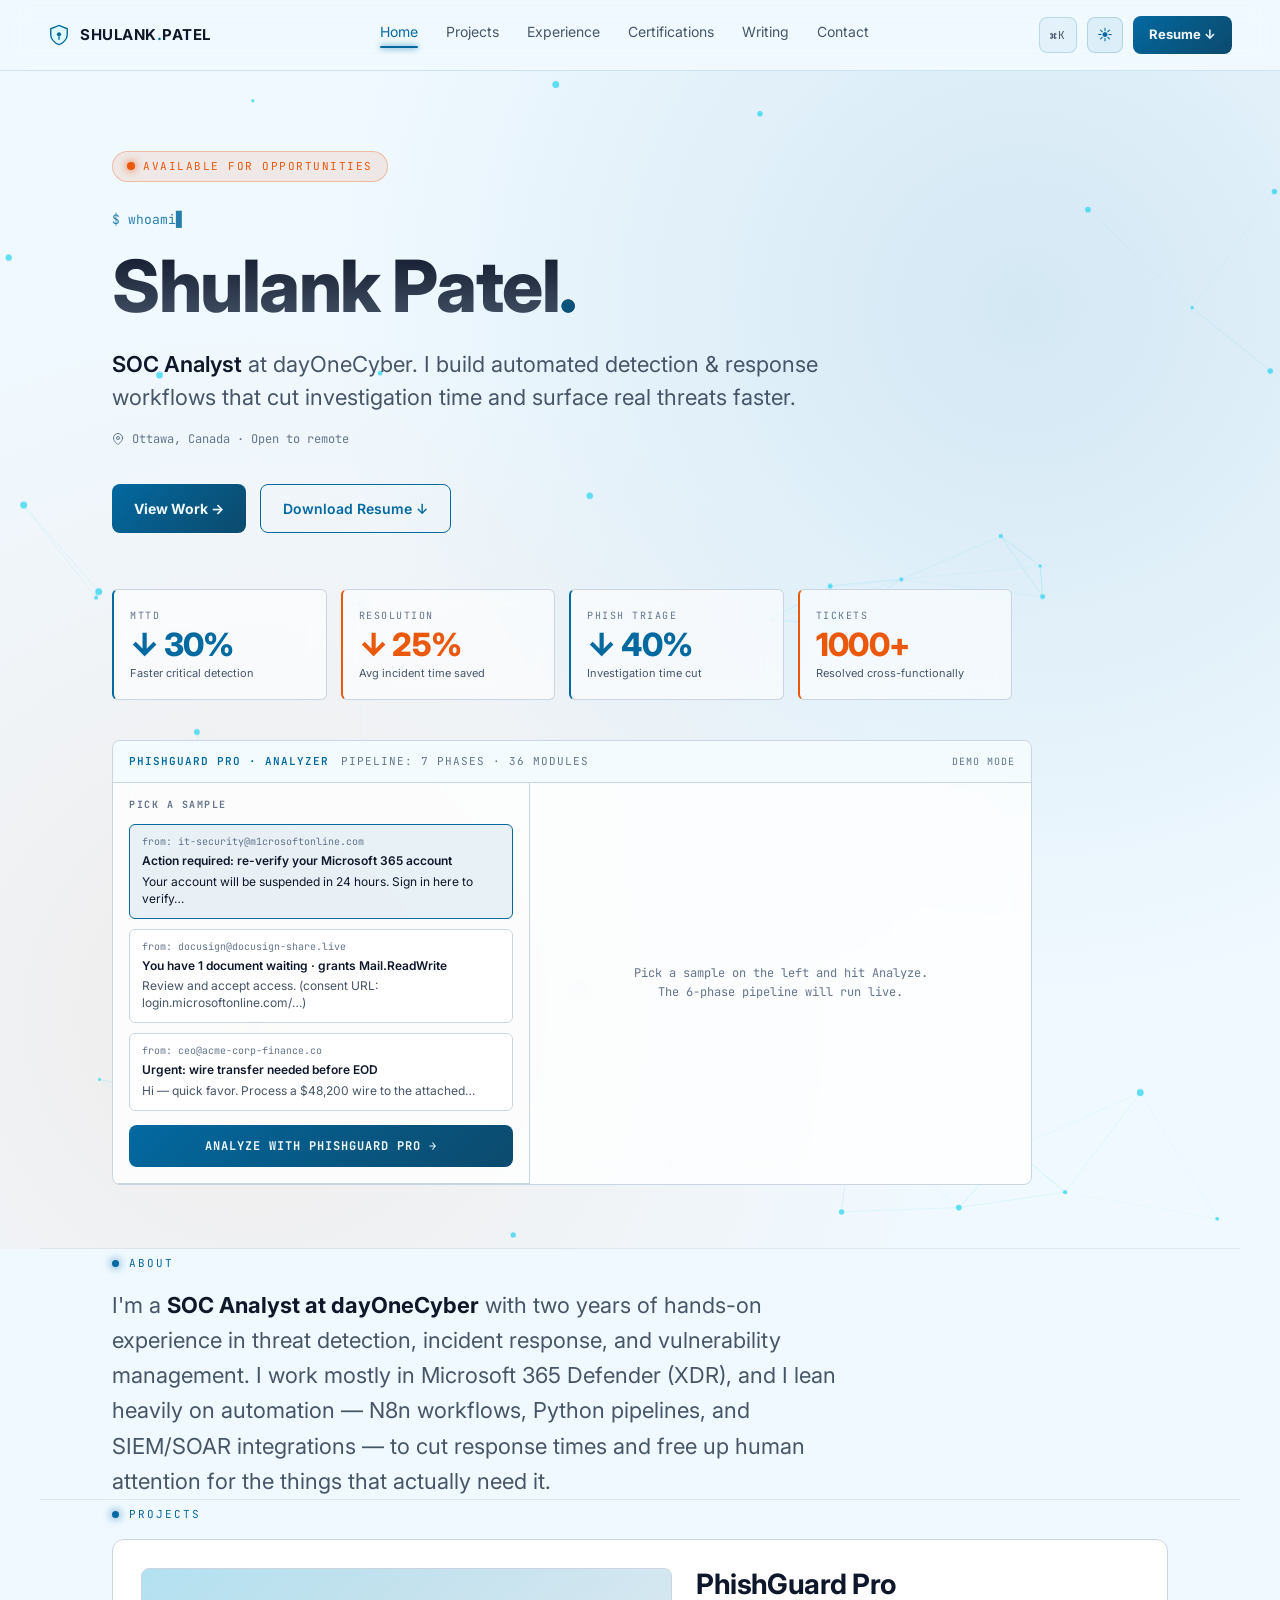
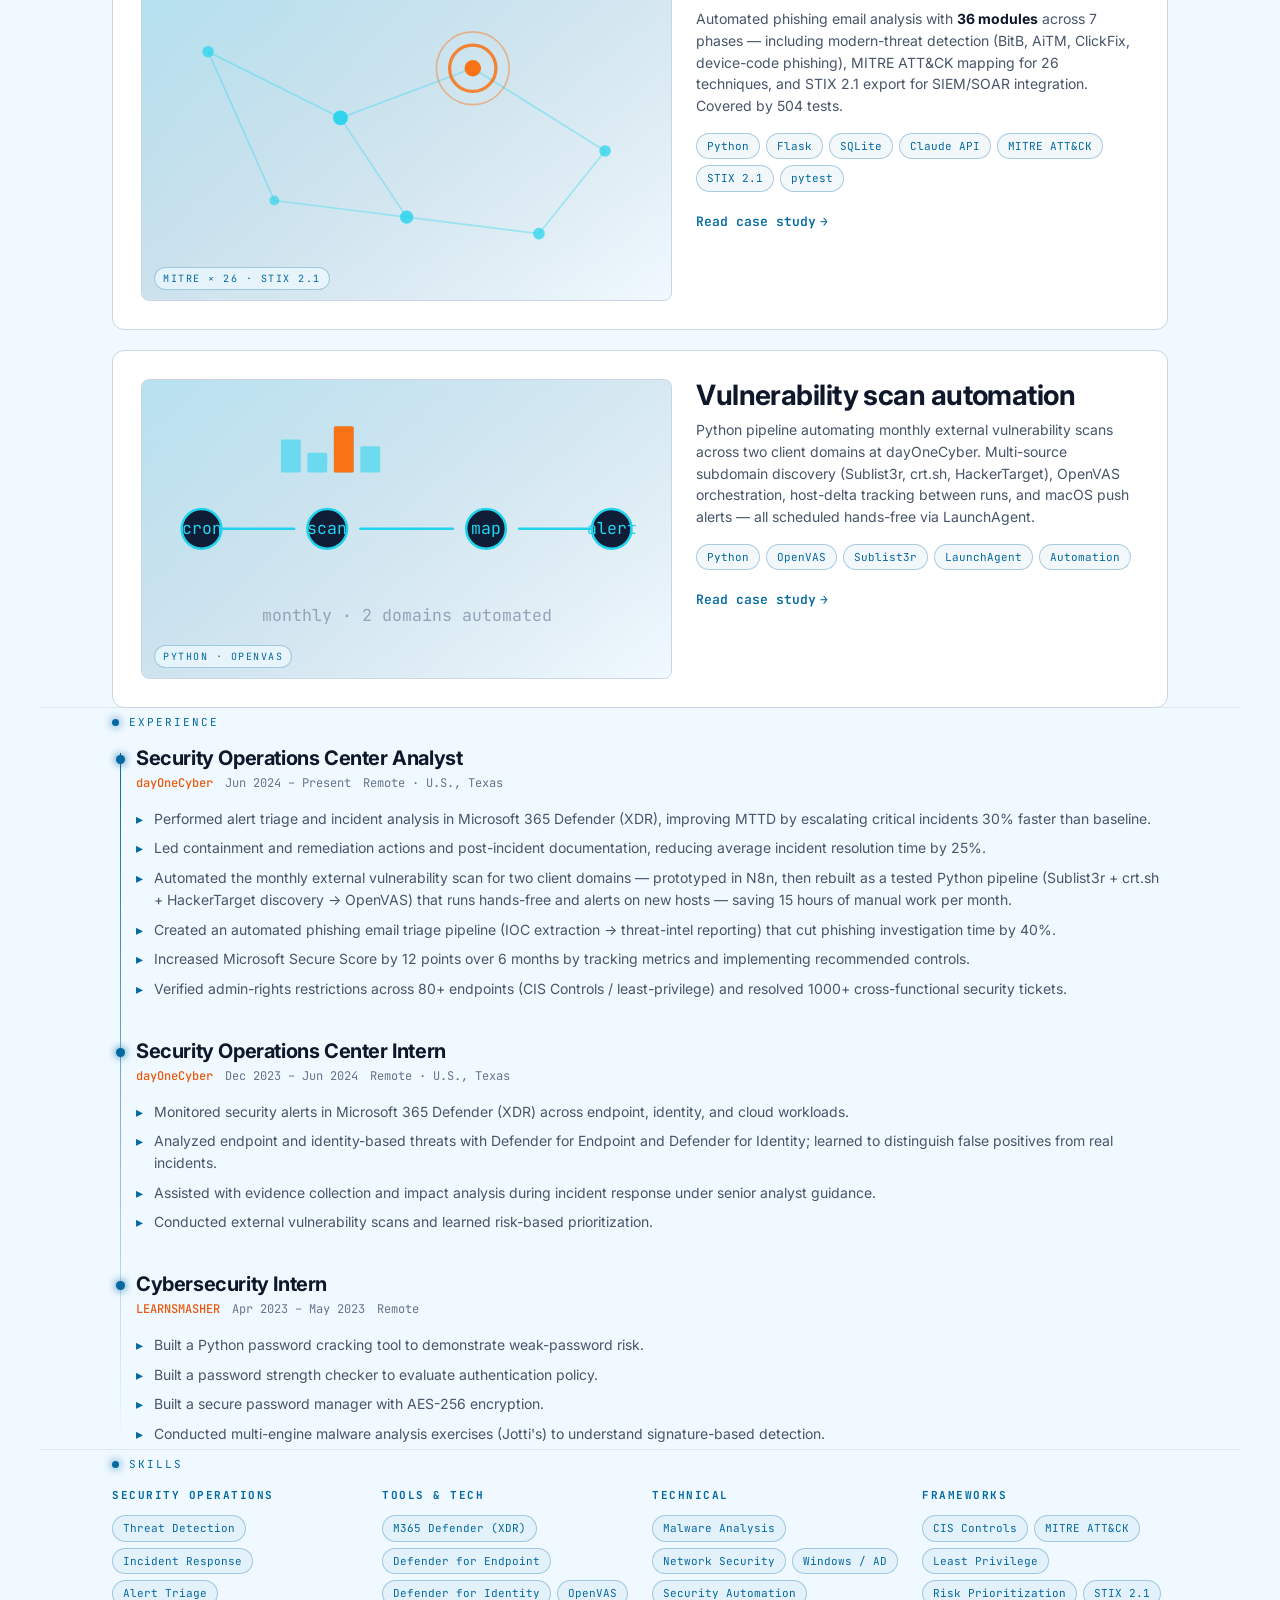
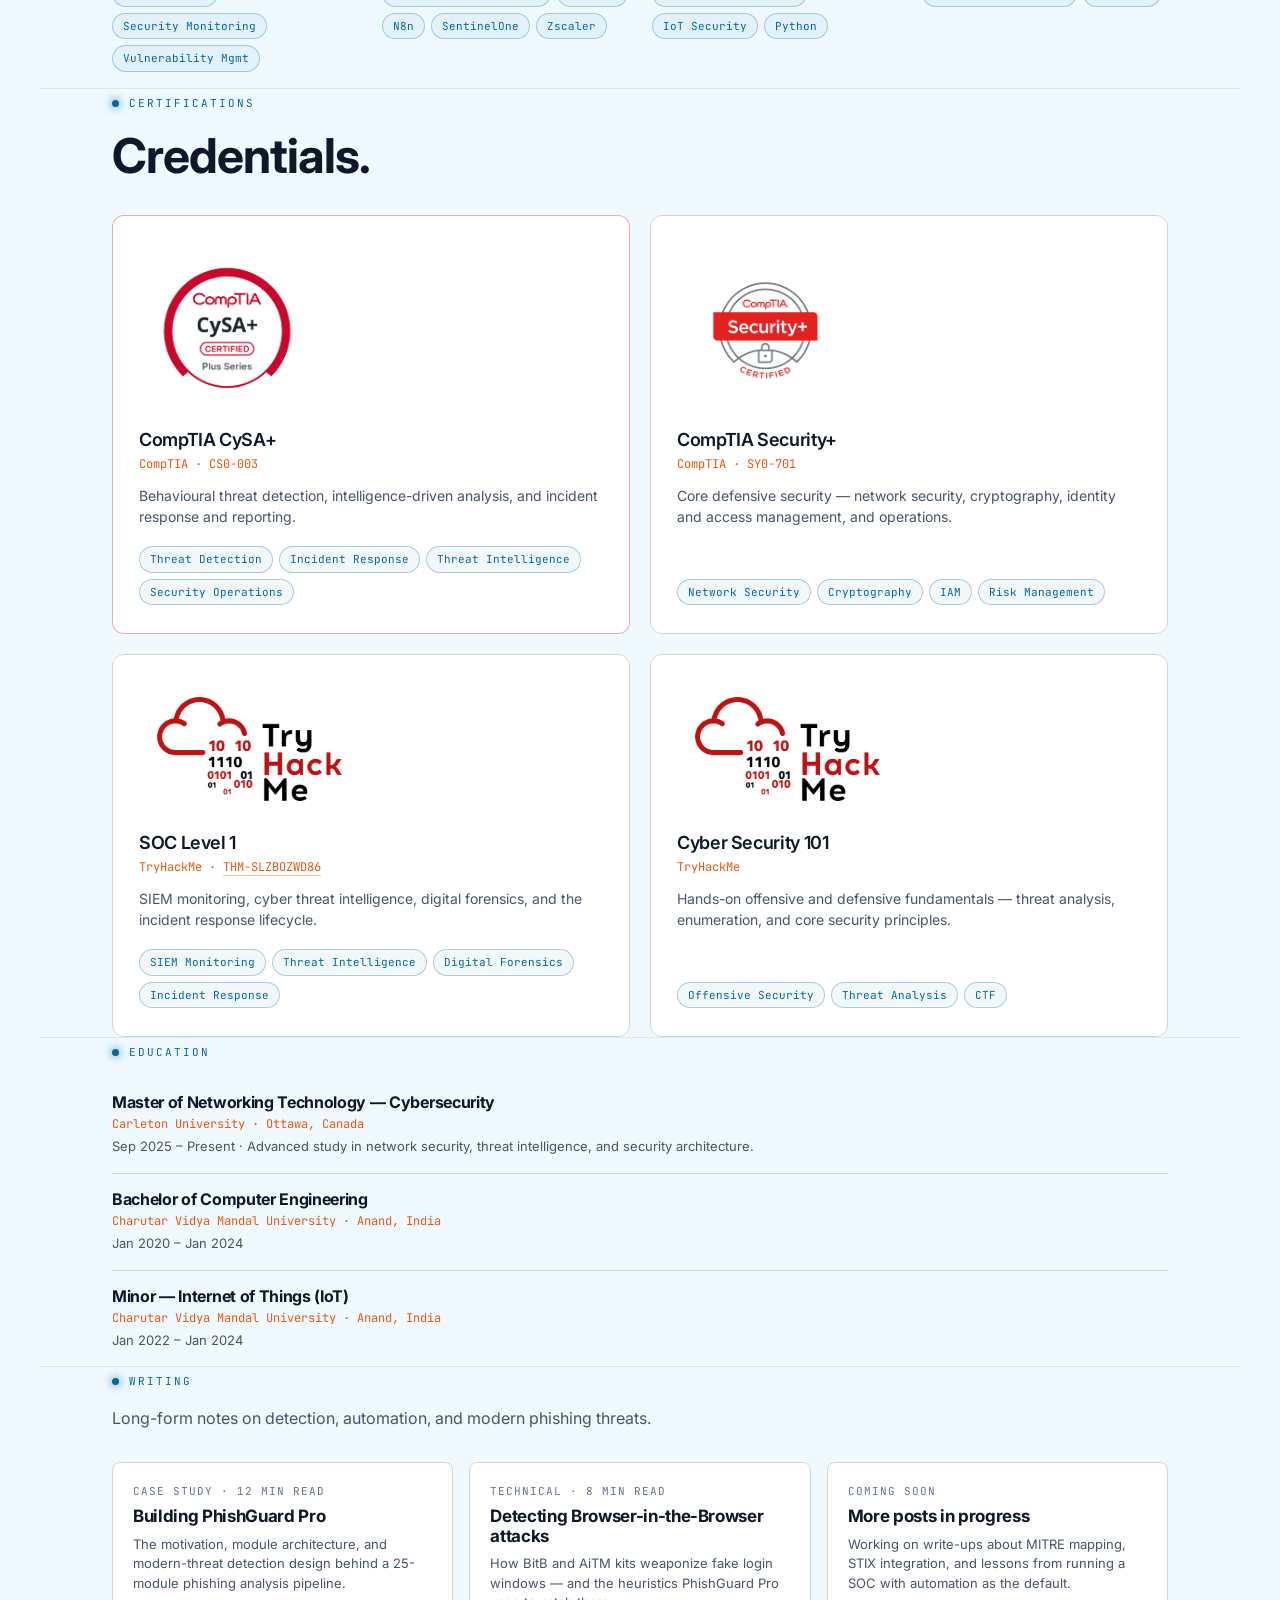
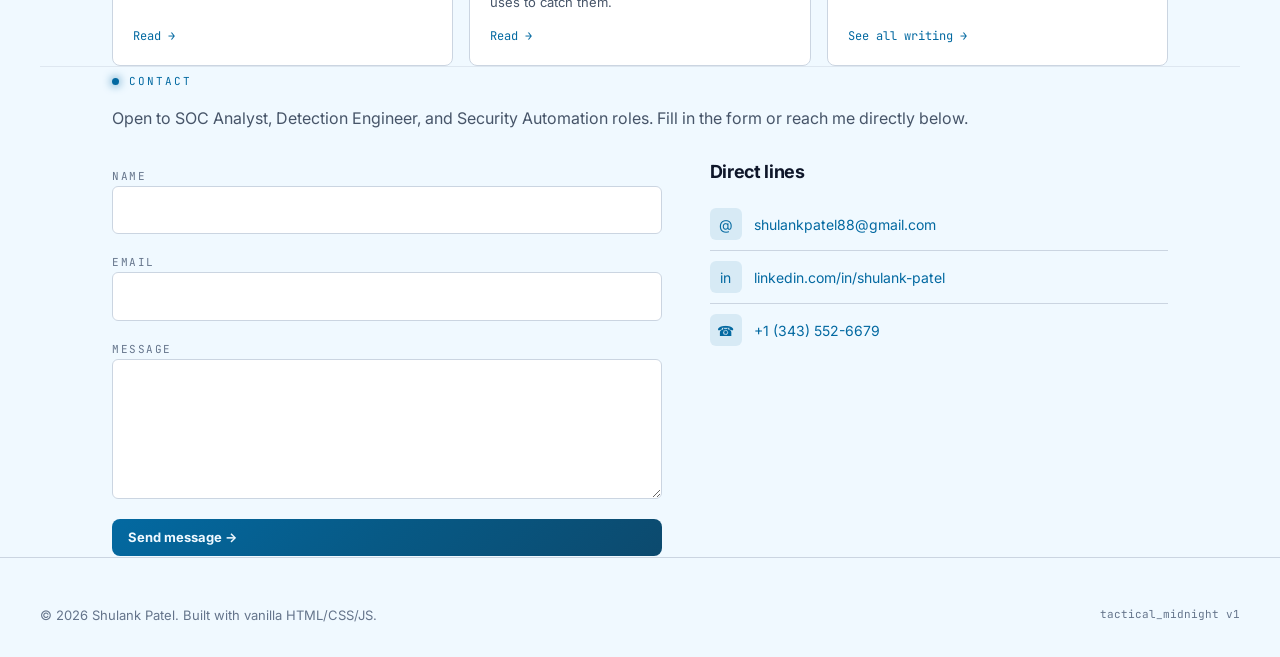
<file: index.html>
<!DOCTYPE html>
<html lang="en" data-theme="dark">
<head>
  <meta charset="utf-8">
  <meta name="viewport" content="width=device-width, initial-scale=1">
  <title>Shulank Patel — SOC Analyst</title>
  <meta name="description" content="SOC Analyst at dayOneCyber. Detection engineering, incident response, and security automation.">
  <link rel="preconnect" href="https://fonts.googleapis.com">
  <link rel="preconnect" href="https://fonts.gstatic.com" crossorigin>
  <link href="https://fonts.googleapis.com/css2?family=Inter:wght@400;500;600;700;800&family=JetBrains+Mono:wght@400;500&display=swap" rel="stylesheet">
  <link rel="stylesheet" href="assets/css/styles.css">
</head>
<body>
  <a class="skip-link" href="#main">Skip to content</a>

  <nav class="nav" aria-label="Primary">
    <a href="index.html" class="nav-logo" aria-label="Home">
      <svg width="22" height="22" viewBox="0 0 32 32" fill="none" aria-hidden="true">
        <path d="M16 2 L28 7 V16 C28 22 22 28 16 30 C10 28 4 22 4 16 V7 Z" stroke="currentColor" stroke-width="2" fill="rgba(34,211,238,0.08)"/>
        <circle cx="16" cy="15" r="3" fill="currentColor"/>
        <path d="M16 18 V23" stroke="currentColor" stroke-width="2"/>
      </svg>
      <span>SHULANK<span class="dot">.</span>PATEL</span>
    </a>
    <ul class="nav-links">
      <li><a href="#home" aria-current="page">Home</a></li>
      <li><a href="#projects">Projects</a></li>
      <li><a href="#experience">Experience</a></li>
      <li><a href="#certifications">Certifications</a></li>
      <li><a href="blog/index.html">Writing</a></li>
      <li><a href="#contact">Contact</a></li>
    </ul>
    <div class="nav-cta">
      <button class="palette-trigger" data-palette-trigger aria-label="Open command palette (Cmd+K)" title="Open command palette">
        <span class="mono">⌘K</span>
      </button>
      <button class="theme-toggle" data-theme-toggle aria-label="Toggle theme">☾</button>
      <a class="btn btn-primary" href="assets/resume/Shulank_Patel_Resume.pdf" download>Resume ↓</a>
      <button class="nav-toggle" data-nav-toggle aria-label="Open menu" aria-expanded="false">☰</button>
    </div>
  </nav>

  <div class="mobile-drawer" data-mobile-drawer aria-hidden="true">
    <a href="#home">Home</a>
    <a href="#projects">Projects</a>
    <a href="#experience">Experience</a>
    <a href="#certifications">Certifications</a>
    <a href="blog/index.html">Writing</a>
    <a href="#contact">Contact</a>
  </div>

  <main id="main">
    <section class="hero" id="home" data-reveal>
      <canvas id="network-bg" aria-hidden="true"></canvas>
      <div class="hero-inner">
        <span class="status-pill">
          <span class="status-dot" aria-hidden="true"></span>
          <span>Available for opportunities</span>
        </span>

        <div class="hero-prompt">$ whoami<span class="caret">▊</span></div>

        <h1><span data-scramble data-scramble-text="Shulank Patel">Shulank Patel</span><span class="accent">.</span></h1>

        <p class="hero-tagline">
          <strong>SOC Analyst</strong> at dayOneCyber. I build automated detection &amp; response workflows that cut investigation time and surface real threats faster.
        </p>

        <div class="hero-location">
          <svg width="12" height="12" viewBox="0 0 24 24" fill="none" stroke="currentColor" stroke-width="2" aria-hidden="true"><path d="M21 10c0 7-9 13-9 13s-9-6-9-13a9 9 0 0 1 18 0z"/><circle cx="12" cy="10" r="3"/></svg>
          Ottawa, Canada · Open to remote
        </div>

        <div class="hero-cta">
          <a href="#projects" class="btn btn-primary btn-lg" data-magnetic>View Work →</a>
          <a href="assets/resume/Shulank_Patel_Resume.pdf" class="btn btn-secondary btn-lg" download data-magnetic>Download Resume ↓</a>
        </div>

        <div class="stats" aria-label="Impact metrics">
          <div class="stat">
            <div class="stat-label">MTTD</div>
            <div class="stat-value" data-count="30" data-prefix="↓ " data-suffix="%">↓ 0%</div>
            <div class="stat-desc">Faster critical detection</div>
          </div>
          <div class="stat accent">
            <div class="stat-label">Resolution</div>
            <div class="stat-value" data-count="25" data-prefix="↓ " data-suffix="%">↓ 0%</div>
            <div class="stat-desc">Avg incident time saved</div>
          </div>
          <div class="stat">
            <div class="stat-label">Phish Triage</div>
            <div class="stat-value" data-count="40" data-prefix="↓ " data-suffix="%">↓ 0%</div>
            <div class="stat-desc">Investigation time cut</div>
          </div>
          <div class="stat accent">
            <div class="stat-label">Tickets</div>
            <div class="stat-value" data-count="1000" data-suffix="+">0+</div>
            <div class="stat-desc">Resolved cross-functionally</div>
          </div>
        </div>

        <div class="pg-demo" aria-label="PhishGuard Pro live analyzer demo">
          <div class="pg-demo-header">
            <span class="pg-demo-title">PhishGuard Pro · analyzer</span>
            <span>pipeline: 7 phases · 36 modules</span>
            <span class="pg-demo-meta">demo mode</span>
          </div>
          <div class="pg-demo-body">
            <div class="pg-demo-pick">
              <h4>Pick a sample</h4>
              <button class="pg-sample" data-pg-sample="0" aria-pressed="true">
                <div class="pg-sample-from">from: it-security@m1crosoftonline.com</div>
                <div class="pg-sample-subject">Action required: re-verify your Microsoft 365 account</div>
                Your account will be suspended in 24 hours. Sign in here to verify…
              </button>
              <button class="pg-sample" data-pg-sample="1" aria-pressed="false">
                <div class="pg-sample-from">from: docusign@docusign-share.live</div>
                <div class="pg-sample-subject">You have 1 document waiting · grants Mail.ReadWrite</div>
                Review and accept access. (consent URL: login.microsoftonline.com/…)
              </button>
              <button class="pg-sample" data-pg-sample="2" aria-pressed="false">
                <div class="pg-sample-from">from: ceo@acme-corp-finance.co</div>
                <div class="pg-sample-subject">Urgent: wire transfer needed before EOD</div>
                Hi — quick favor. Process a $48,200 wire to the attached…
              </button>
              <button class="pg-demo-analyze" data-pg-analyze>Analyze with PhishGuard Pro →</button>
            </div>
            <div class="pg-demo-run" data-pg-run>
              <div class="pg-demo-empty">
                Pick a sample on the left and hit Analyze.<br>The 6-phase pipeline will run live.
              </div>
            </div>
          </div>
        </div>
      </div>
    </section>

    <section class="about container" id="about" data-reveal>
      <span class="section-label">About</span>
      <p>
        I'm a <strong>SOC Analyst at dayOneCyber</strong> with two years of hands-on experience in threat detection, incident response, and vulnerability management. I work mostly in Microsoft 365 Defender (XDR), and I lean heavily on automation — N8n workflows, Python pipelines, and SIEM/SOAR integrations — to cut response times and free up human attention for the things that actually need it.
      </p>
    </section>

    <section class="container" id="projects" data-reveal>
      <span class="section-label">Projects</span>

      <div class="projects-grid">

        <article class="project-card featured" data-tilt>
          <div class="project-thumb" aria-hidden="true">
  <svg viewBox="0 0 320 200" preserveAspectRatio="xMidYMid slice" xmlns="http://www.w3.org/2000/svg">
    <defs>
      <linearGradient id="pgBg" x1="0" y1="0" x2="1" y2="1">
        <stop offset="0%" stop-color="#22d3ee" stop-opacity="0.15"/>
        <stop offset="100%" stop-color="#04080f" stop-opacity="0"/>
      </linearGradient>
    </defs>
    <rect width="320" height="200" fill="url(#pgBg)"/>
    <g stroke="rgba(34,211,238,0.35)" stroke-width="1" fill="none">
      <line x1="40" y1="50" x2="120" y2="90"/>
      <line x1="120" y1="90" x2="200" y2="60"/>
      <line x1="200" y1="60" x2="280" y2="110"/>
      <line x1="120" y1="90" x2="160" y2="150"/>
      <line x1="160" y1="150" x2="240" y2="160"/>
      <line x1="240" y1="160" x2="280" y2="110"/>
      <line x1="40" y1="50" x2="80" y2="140"/>
      <line x1="80" y1="140" x2="160" y2="150"/>
    </g>
    <g fill="#22d3ee">
      <circle cx="40" cy="50" r="3.5" opacity="0.7"/>
      <circle cx="120" cy="90" r="4.5" opacity="0.9"/>
      <circle cx="200" cy="60" r="3.5" opacity="0.7"/>
      <circle cx="280" cy="110" r="3.5" opacity="0.7"/>
      <circle cx="160" cy="150" r="4" opacity="0.8"/>
      <circle cx="240" cy="160" r="3.5" opacity="0.7"/>
      <circle cx="80" cy="140" r="3" opacity="0.6"/>
    </g>
    <circle cx="200" cy="60" r="14" fill="none" stroke="#f97316" stroke-width="2" opacity="0.85"/>
    <circle cx="200" cy="60" r="22" fill="none" stroke="#f97316" stroke-width="1" opacity="0.45"/>
    <circle cx="200" cy="60" r="5" fill="#f97316"/>
  </svg>
  <span class="project-thumb-label">MITRE × 26 · STIX 2.1</span>
</div>
          <div>
            <h3>PhishGuard Pro</h3>
            <p class="project-desc">Automated phishing email analysis with <strong style="color:var(--text-primary)">36 modules</strong> across 7 phases — including modern-threat detection (BitB, AiTM, ClickFix, device-code phishing), MITRE ATT&amp;CK mapping for 26 techniques, and STIX 2.1 export for SIEM/SOAR integration. Covered by 504 tests.</p>
            <div class="tag-row">
              <span class="tag">Python</span><span class="tag">Flask</span><span class="tag">SQLite</span>
              <span class="tag">Claude API</span><span class="tag">MITRE ATT&amp;CK</span><span class="tag">STIX 2.1</span>
              <span class="tag">pytest</span>
            </div>
            <a class="project-link" href="phishguard.html">Read case study</a>
          </div>
        </article>

        <article class="project-card featured" data-tilt>
          <div class="project-thumb" aria-hidden="true">
  <svg viewBox="0 0 320 180" preserveAspectRatio="xMidYMid slice" xmlns="http://www.w3.org/2000/svg">
    <defs>
      <linearGradient id="vsBg" x1="0" y1="0" x2="1" y2="1">
        <stop offset="0%" stop-color="#22d3ee" stop-opacity="0.12"/>
        <stop offset="100%" stop-color="#04080f" stop-opacity="0"/>
      </linearGradient>
    </defs>
    <rect width="320" height="180" fill="url(#vsBg)"/>
    <g stroke="#22d3ee" stroke-width="1.5" fill="none" stroke-linecap="round">
      <path d="M 36 90 L 92 90"/>
      <path d="M 132 90 L 188 90"/>
      <path d="M 228 90 L 284 90"/>
    </g>
    <g fill="#0f1e36" stroke="#22d3ee" stroke-width="1.5">
      <circle cx="36" cy="90" r="12"/>
      <circle cx="112" cy="90" r="12"/>
      <circle cx="208" cy="90" r="12"/>
      <circle cx="284" cy="90" r="12"/>
    </g>
    <g fill="#22d3ee" font-family="JetBrains Mono, monospace" font-size="10" text-anchor="middle">
      <text x="36" y="93">cron</text>
      <text x="112" y="93">scan</text>
      <text x="208" y="93">map</text>
      <text x="284" y="93">alert</text>
    </g>
    <g fill="#22d3ee" opacity="0.55">
      <rect x="84" y="36" width="12" height="20" rx="1"/>
      <rect x="100" y="44" width="12" height="12" rx="1"/>
      <rect x="116" y="28" width="12" height="28" rx="1"/>
      <rect x="132" y="40" width="12" height="16" rx="1"/>
    </g>
    <rect x="116" y="28" width="12" height="28" rx="1" fill="#f97316"/>
    <text x="160" y="146" fill="#94a3b8" font-family="JetBrains Mono, monospace" font-size="10" text-anchor="middle">monthly · 2 domains automated</text>
  </svg>
  <span class="project-thumb-label">Python · OpenVAS</span>
</div>
          <div>
            <h3>Vulnerability scan automation</h3>
            <p class="project-desc">Python pipeline automating monthly external vulnerability scans across two client domains at dayOneCyber. Multi-source subdomain discovery (Sublist3r, crt.sh, HackerTarget), OpenVAS orchestration, host-delta tracking between runs, and macOS push alerts — all scheduled hands-free via LaunchAgent.</p>
            <div class="tag-row">
              <span class="tag">Python</span><span class="tag">OpenVAS</span><span class="tag">Sublist3r</span><span class="tag">LaunchAgent</span><span class="tag">Automation</span>
            </div>
            <a class="project-link" href="vulnerability-scan.html">Read case study</a>
          </div>
        </article>


      </div>
    </section>

    <section class="container" id="experience" data-reveal>
      <span class="section-label">Experience</span>

      <div class="timeline">

        <div class="timeline-item">
          <h3>Security Operations Center Analyst</h3>
          <div class="role-meta">
            <span class="company">dayOneCyber</span>
            <span>Jun 2024 – Present</span>
            <span>Remote · U.S., Texas</span>
          </div>
          <ul>
            <li>Performed alert triage and incident analysis in Microsoft 365 Defender (XDR), improving MTTD by escalating critical incidents 30% faster than baseline.</li>
            <li>Led containment and remediation actions and post-incident documentation, reducing average incident resolution time by 25%.</li>
            <li>Automated the monthly external vulnerability scan for two client domains — prototyped in N8n, then rebuilt as a tested Python pipeline (Sublist3r + crt.sh + HackerTarget discovery → OpenVAS) that runs hands-free and alerts on new hosts — saving 15 hours of manual work per month.</li>
            <li>Created an automated phishing email triage pipeline (IOC extraction → threat-intel reporting) that cut phishing investigation time by 40%.</li>
            <li>Increased Microsoft Secure Score by 12 points over 6 months by tracking metrics and implementing recommended controls.</li>
            <li>Verified admin-rights restrictions across 80+ endpoints (CIS Controls / least-privilege) and resolved 1000+ cross-functional security tickets.</li>
          </ul>
        </div>

        <div class="timeline-item">
          <h3>Security Operations Center Intern</h3>
          <div class="role-meta">
            <span class="company">dayOneCyber</span>
            <span>Dec 2023 – Jun 2024</span>
            <span>Remote · U.S., Texas</span>
          </div>
          <ul>
            <li>Monitored security alerts in Microsoft 365 Defender (XDR) across endpoint, identity, and cloud workloads.</li>
            <li>Analyzed endpoint and identity-based threats with Defender for Endpoint and Defender for Identity; learned to distinguish false positives from real incidents.</li>
            <li>Assisted with evidence collection and impact analysis during incident response under senior analyst guidance.</li>
            <li>Conducted external vulnerability scans and learned risk-based prioritization.</li>
          </ul>
        </div>

        <div class="timeline-item">
          <h3>Cybersecurity Intern</h3>
          <div class="role-meta">
            <span class="company">LEARNSMASHER</span>
            <span>Apr 2023 – May 2023</span>
            <span>Remote</span>
          </div>
          <ul>
            <li>Built a Python password cracking tool to demonstrate weak-password risk.</li>
            <li>Built a password strength checker to evaluate authentication policy.</li>
            <li>Built a secure password manager with AES-256 encryption.</li>
            <li>Conducted multi-engine malware analysis exercises (Jotti's) to understand signature-based detection.</li>
          </ul>
        </div>

      </div>
    </section>

    <section class="container" id="skills" data-reveal>
      <span class="section-label">Skills</span>

      <div class="skills-grid">
        <div class="skill-group">
          <h4>Security Operations</h4>
          <div class="tag-row">
            <span class="tag">Threat Detection</span>
            <span class="tag">Incident Response</span>
            <span class="tag">Alert Triage</span>
            <span class="tag">Security Monitoring</span>
            <span class="tag">Vulnerability Mgmt</span>
          </div>
        </div>
        <div class="skill-group">
          <h4>Tools &amp; Tech</h4>
          <div class="tag-row">
            <span class="tag">M365 Defender (XDR)</span>
            <span class="tag">Defender for Endpoint</span>
            <span class="tag">Defender for Identity</span>
            <span class="tag">OpenVAS</span>
            <span class="tag">N8n</span>
            <span class="tag">SentinelOne</span>
            <span class="tag">Zscaler</span>
          </div>
        </div>
        <div class="skill-group">
          <h4>Technical</h4>
          <div class="tag-row">
            <span class="tag">Malware Analysis</span>
            <span class="tag">Network Security</span>
            <span class="tag">Windows / AD</span>
            <span class="tag">Security Automation</span>
            <span class="tag">IoT Security</span>
            <span class="tag">Python</span>
          </div>
        </div>
        <div class="skill-group">
          <h4>Frameworks</h4>
          <div class="tag-row">
            <span class="tag">CIS Controls</span>
            <span class="tag">MITRE ATT&amp;CK</span>
            <span class="tag">Least Privilege</span>
            <span class="tag">Risk Prioritization</span>
            <span class="tag">STIX 2.1</span>
          </div>
        </div>
      </div>
    </section>

    <section class="container" id="certifications" data-reveal>
      <span class="section-label">Certifications</span>
      <h2 style="margin-bottom:32px">Credentials.</h2>

      <div class="cert-grid">

        <!-- Row 1 — CompTIA -->
        <div class="cert-card cert-card--featured">
          <div class="cert-badge cert-badge--square">
            <img src="assets/images/comptia-cysa-plus-badge.png" alt="CompTIA CySA+ badge" width="601" height="601">
          </div>
          <div class="cert-card-body">
            <h3 class="cert-title">CompTIA CySA+</h3>
            <div class="cert-issuer">CompTIA · CS0-003</div>
            <p class="cert-desc">Behavioural threat detection, intelligence-driven analysis, and incident response and reporting.</p>
            <div class="tag-row">
              <span class="tag">Threat Detection</span>
              <span class="tag">Incident Response</span>
              <span class="tag">Threat Intelligence</span>
              <span class="tag">Security Operations</span>
            </div>
          </div>
        </div>

        <div class="cert-card">
          <div class="cert-badge cert-badge--square">
            <img src="assets/images/comptia-security-plus-badge.png" alt="CompTIA Security+ badge" width="1200" height="1200">
          </div>
          <div class="cert-card-body">
            <h3 class="cert-title">CompTIA Security+</h3>
            <div class="cert-issuer">CompTIA · SY0-701</div>
            <p class="cert-desc">Core defensive security — network security, cryptography, identity and access management, and operations.</p>
            <div class="tag-row">
              <span class="tag">Network Security</span>
              <span class="tag">Cryptography</span>
              <span class="tag">IAM</span>
              <span class="tag">Risk Management</span>
            </div>
          </div>
        </div>

        <!-- Row 2 — TryHackMe -->
        <div class="cert-card">
          <div class="cert-badge">
            <img src="assets/images/tryhackme-logo.png" alt="TryHackMe logo" width="500" height="281">
          </div>
          <div class="cert-card-body">
            <h3 class="cert-title">SOC Level 1</h3>
            <div class="cert-issuer">TryHackMe &middot; <a href="assets/certificates/THM-SOC-Level-1.pdf" target="_blank" rel="noopener">THM-SLZBOZWD86</a></div>
            <p class="cert-desc">SIEM monitoring, cyber threat intelligence, digital forensics, and the incident response lifecycle.</p>
            <div class="tag-row">
              <span class="tag">SIEM Monitoring</span>
              <span class="tag">Threat Intelligence</span>
              <span class="tag">Digital Forensics</span>
              <span class="tag">Incident Response</span>
            </div>
          </div>
        </div>

        <div class="cert-card">
          <div class="cert-badge">
            <img src="assets/images/tryhackme-logo.png" alt="TryHackMe logo" width="500" height="281">
          </div>
          <div class="cert-card-body">
            <h3 class="cert-title">Cyber Security 101</h3>
            <div class="cert-issuer">TryHackMe</div>
            <p class="cert-desc">Hands-on offensive and defensive fundamentals — threat analysis, enumeration, and core security principles.</p>
            <div class="tag-row">
              <span class="tag">Offensive Security</span>
              <span class="tag">Threat Analysis</span>
              <span class="tag">CTF</span>
            </div>
          </div>
        </div>

      </div>
    </section>

    <section class="container" id="education" data-reveal>
      <span class="section-label">Education</span>

      <div class="edu-list">
        <div class="edu-item">
          <h4>Master of Networking Technology — Cybersecurity</h4>
          <div class="school">Carleton University · Ottawa, Canada</div>
          <div class="dates">Sep 2025 – Present · Advanced study in network security, threat intelligence, and security architecture.</div>
        </div>
        <div class="edu-item">
          <h4>Bachelor of Computer Engineering</h4>
          <div class="school">Charutar Vidya Mandal University · Anand, India</div>
          <div class="dates">Jan 2020 – Jan 2024</div>
        </div>
        <div class="edu-item">
          <h4>Minor — Internet of Things (IoT)</h4>
          <div class="school">Charutar Vidya Mandal University · Anand, India</div>
          <div class="dates">Jan 2022 – Jan 2024</div>
        </div>
      </div>
    </section>

    <section class="container" id="writing" data-reveal>
      <span class="section-label">Writing</span>
      <p style="margin-bottom:32px;color:var(--text-muted)">Long-form notes on detection, automation, and modern phishing threats.</p>

      <div class="writing-grid">
        <article class="post-card">
          <div class="post-meta">Case Study · 12 min read</div>
          <h4>Building PhishGuard Pro</h4>
          <p>The motivation, module architecture, and modern-threat detection design behind a 25-module phishing analysis pipeline.</p>
          <a href="blog/building-phishguard-pro.html">Read →</a>
        </article>
        <article class="post-card">
          <div class="post-meta">Technical · 8 min read</div>
          <h4>Detecting Browser-in-the-Browser attacks</h4>
          <p>How BitB and AiTM kits weaponize fake login windows — and the heuristics PhishGuard Pro uses to catch them.</p>
          <a href="blog/detecting-bitb-attacks.html">Read →</a>
        </article>
        <article class="post-card">
          <div class="post-meta">Coming soon</div>
          <h4>More posts in progress</h4>
          <p>Working on write-ups about MITRE mapping, STIX integration, and lessons from running a SOC with automation as the default.</p>
          <a href="blog/index.html">See all writing →</a>
        </article>
      </div>
    </section>

    <section class="container" id="contact" data-reveal>
      <span class="section-label">Contact</span>
      <p style="margin-bottom:32px;color:var(--text-muted)">Open to SOC Analyst, Detection Engineer, and Security Automation roles. Fill in the form or reach me directly below.</p>

      <div class="contact-grid">
        <form class="contact-form" data-contact-form action="https://formspree.io/f/mvzywore" method="POST" novalidate>
          <div>
            <label for="contact-name">Name</label>
            <input id="contact-name" name="name" type="text" required autocomplete="name">
          </div>
          <div>
            <label for="contact-email">Email</label>
            <input id="contact-email" name="email" type="email" required autocomplete="email">
          </div>
          <div>
            <label for="contact-message">Message</label>
            <textarea id="contact-message" name="message" required></textarea>
          </div>
          <p class="contact-error" data-error hidden role="alert"></p>
          <p class="contact-success" data-success hidden role="status"></p>
          <button type="submit" class="btn btn-primary" data-submit-btn>Send message →</button>
        </form>

        <div class="contact-direct">
          <h3>Direct lines</h3>
          <ul>
            <li>
              <div class="icon" aria-hidden="true">@</div>
              <a href="mailto:shulankpatel88@gmail.com">shulankpatel88@gmail.com</a>
            </li>
            <li>
              <div class="icon" aria-hidden="true">in</div>
              <a href="https://www.linkedin.com/in/shulank-patel-772710204" target="_blank" rel="noopener">linkedin.com/in/shulank-patel</a>
            </li>
            <li>
              <div class="icon" aria-hidden="true">☎</div>
              <a href="tel:+13435526679">+1 (343) 552-6679</a>
            </li>
          </ul>
        </div>
      </div>
    </section>
  </main>

  <footer class="footer">
    <div class="footer-row">
      <div>© 2026 Shulank Patel. Built with vanilla HTML/CSS/JS.</div>
      <div class="mono">tactical_midnight v1</div>
    </div>
  </footer>
  <div class="palette-overlay" data-palette-overlay role="dialog" aria-modal="true" aria-labelledby="palette-label">
    <div class="palette" role="document">
      <div class="palette-input-row">
        <span class="palette-prompt">$</span>
        <input class="palette-input" data-palette-input type="text" placeholder="Type a command (try: whoami, projects, resume, help)" aria-label="Command palette input" id="palette-label">
        <span class="palette-kbd">esc</span>
      </div>
      <div class="palette-list" data-palette-list role="listbox"></div>
    </div>
  </div>
  <script src="assets/js/main.js" defer></script>
  <script src="assets/js/network-bg.js" defer></script>
</body>
</html>
</file>
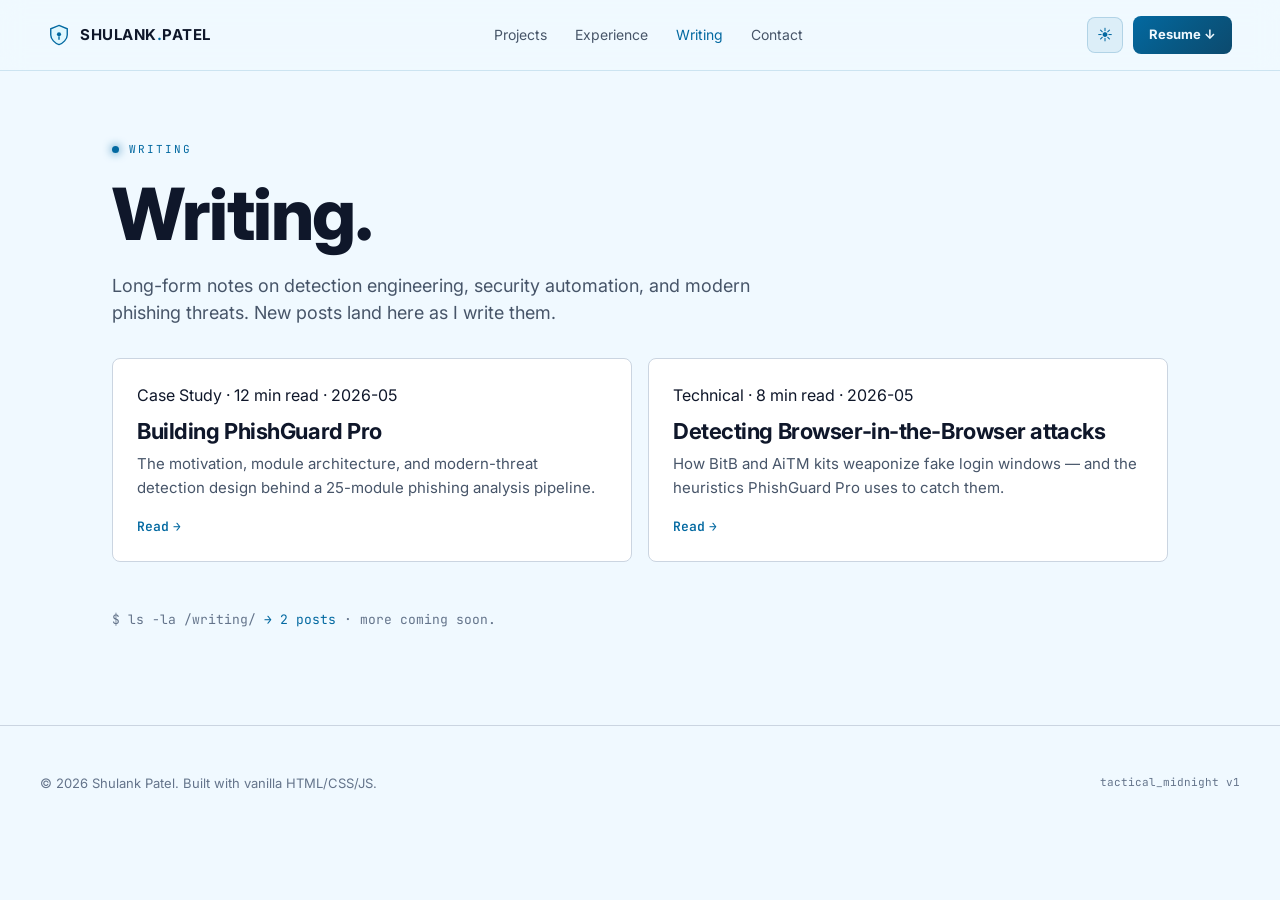
<file: blog/index.html>
<!DOCTYPE html>
<html lang="en" data-theme="dark">
<head>
  <meta charset="utf-8">
  <meta name="viewport" content="width=device-width, initial-scale=1">
  <title>Writing — Shulank Patel</title>
  <meta name="description" content="Long-form notes on detection, automation, and modern phishing threats.">
  <link rel="preconnect" href="https://fonts.googleapis.com">
  <link rel="preconnect" href="https://fonts.gstatic.com" crossorigin>
  <link href="https://fonts.googleapis.com/css2?family=Inter:wght@400;500;600;700;800&family=JetBrains+Mono:wght@400;500&display=swap" rel="stylesheet">
  <link rel="stylesheet" href="../assets/css/styles.css">
  <script src="../assets/js/main.js" defer></script>
</head>
<body>
  <a class="skip-link" href="#main">Skip to content</a>

  <nav class="nav" aria-label="Primary">
    <a href="../index.html" class="nav-logo">
      <svg width="22" height="22" viewBox="0 0 32 32" fill="none" aria-hidden="true">
        <path d="M16 2 L28 7 V16 C28 22 22 28 16 30 C10 28 4 22 4 16 V7 Z" stroke="currentColor" stroke-width="2" fill="rgba(34,211,238,0.08)"/>
        <circle cx="16" cy="15" r="3" fill="currentColor"/>
        <path d="M16 18 V23" stroke="currentColor" stroke-width="2"/>
      </svg>
      <span>SHULANK<span class="dot">.</span>PATEL</span>
    </a>
    <ul class="nav-links">
      <li><a href="../index.html#projects">Projects</a></li>
      <li><a href="../index.html#experience">Experience</a></li>
      <li><a href="index.html" aria-current="page">Writing</a></li>
      <li><a href="../index.html#contact">Contact</a></li>
    </ul>
    <div class="nav-cta">
      <button class="theme-toggle" data-theme-toggle aria-label="Toggle theme">☾</button>
      <a class="btn btn-primary" href="../assets/resume/Shulank_Patel_Resume.pdf" download>Resume ↓</a>
      <button class="nav-toggle" data-nav-toggle aria-label="Open menu" aria-expanded="false">☰</button>
    </div>
  </nav>

  <div class="mobile-drawer" data-mobile-drawer aria-hidden="true">
    <a href="../index.html#projects">Projects</a>
    <a href="../index.html#experience">Experience</a>
    <a href="index.html">Writing</a>
    <a href="../index.html#contact">Contact</a>
  </div>

  <main id="main" class="container" style="padding-top:64px;padding-bottom:96px">
    <span class="section-label">Writing</span>
    <h1 style="margin-bottom:16px">Writing.</h1>
    <p class="subtitle" style="max-width:640px">Long-form notes on detection engineering, security automation, and modern phishing threats. New posts land here as I write them.</p>

    <div class="blog-grid">
      <article class="blog-card">
        <div class="post-meta">Case Study · 12 min read · 2026-05</div>
        <h3>Building PhishGuard Pro</h3>
        <p>The motivation, module architecture, and modern-threat detection design behind a 25-module phishing analysis pipeline.</p>
        <a href="building-phishguard-pro.html" class="project-link">Read</a>
      </article>

      <article class="blog-card">
        <div class="post-meta">Technical · 8 min read · 2026-05</div>
        <h3>Detecting Browser-in-the-Browser attacks</h3>
        <p>How BitB and AiTM kits weaponize fake login windows — and the heuristics PhishGuard Pro uses to catch them.</p>
        <a href="detecting-bitb-attacks.html" class="project-link">Read</a>
      </article>
    </div>

    <p style="margin-top:48px;color:var(--text-dim);font-family:var(--font-mono);font-size:13px">
      $ ls -la /writing/ <span style="color:var(--primary)">→ 2 posts</span> · more coming soon.
    </p>
  </main>

  <footer class="footer">
    <div class="footer-row">
      <div>© 2026 Shulank Patel. Built with vanilla HTML/CSS/JS.</div>
      <div class="mono">tactical_midnight v1</div>
    </div>
  </footer>
</body>
</html>
</file>
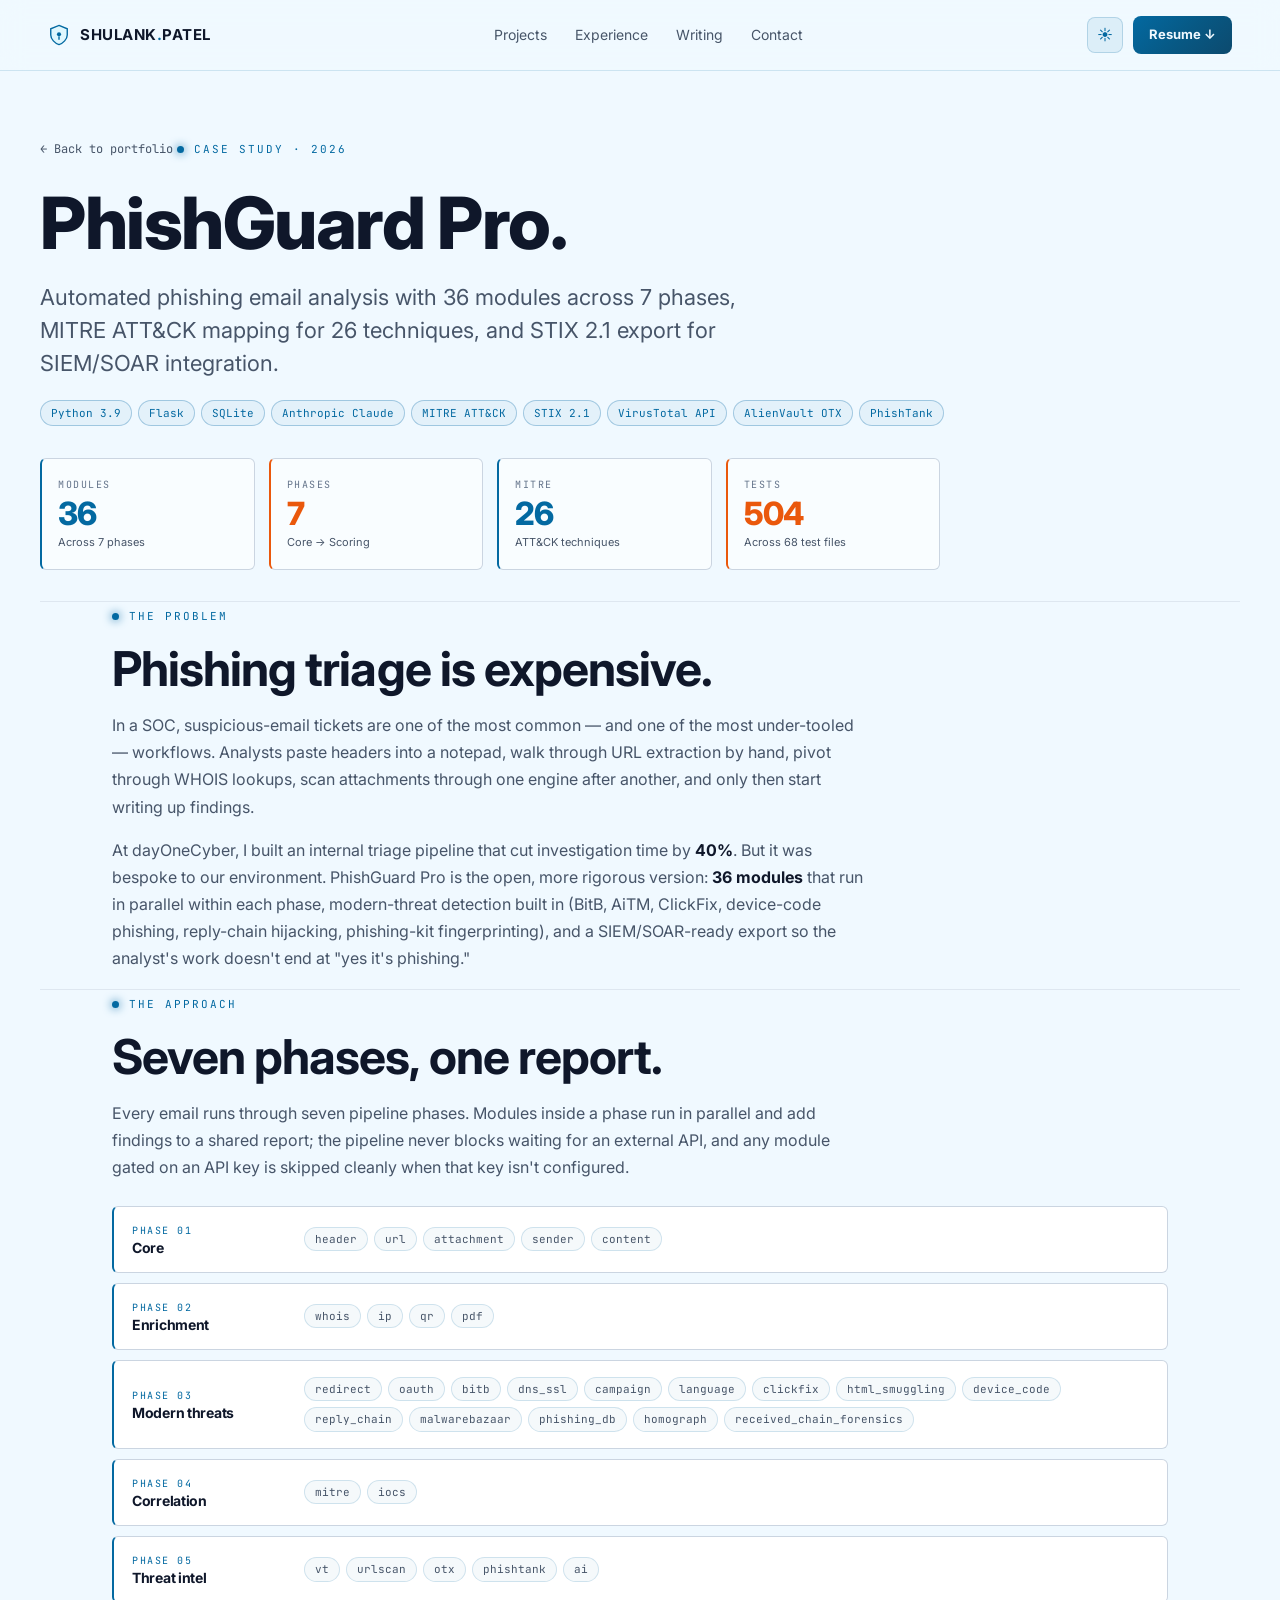
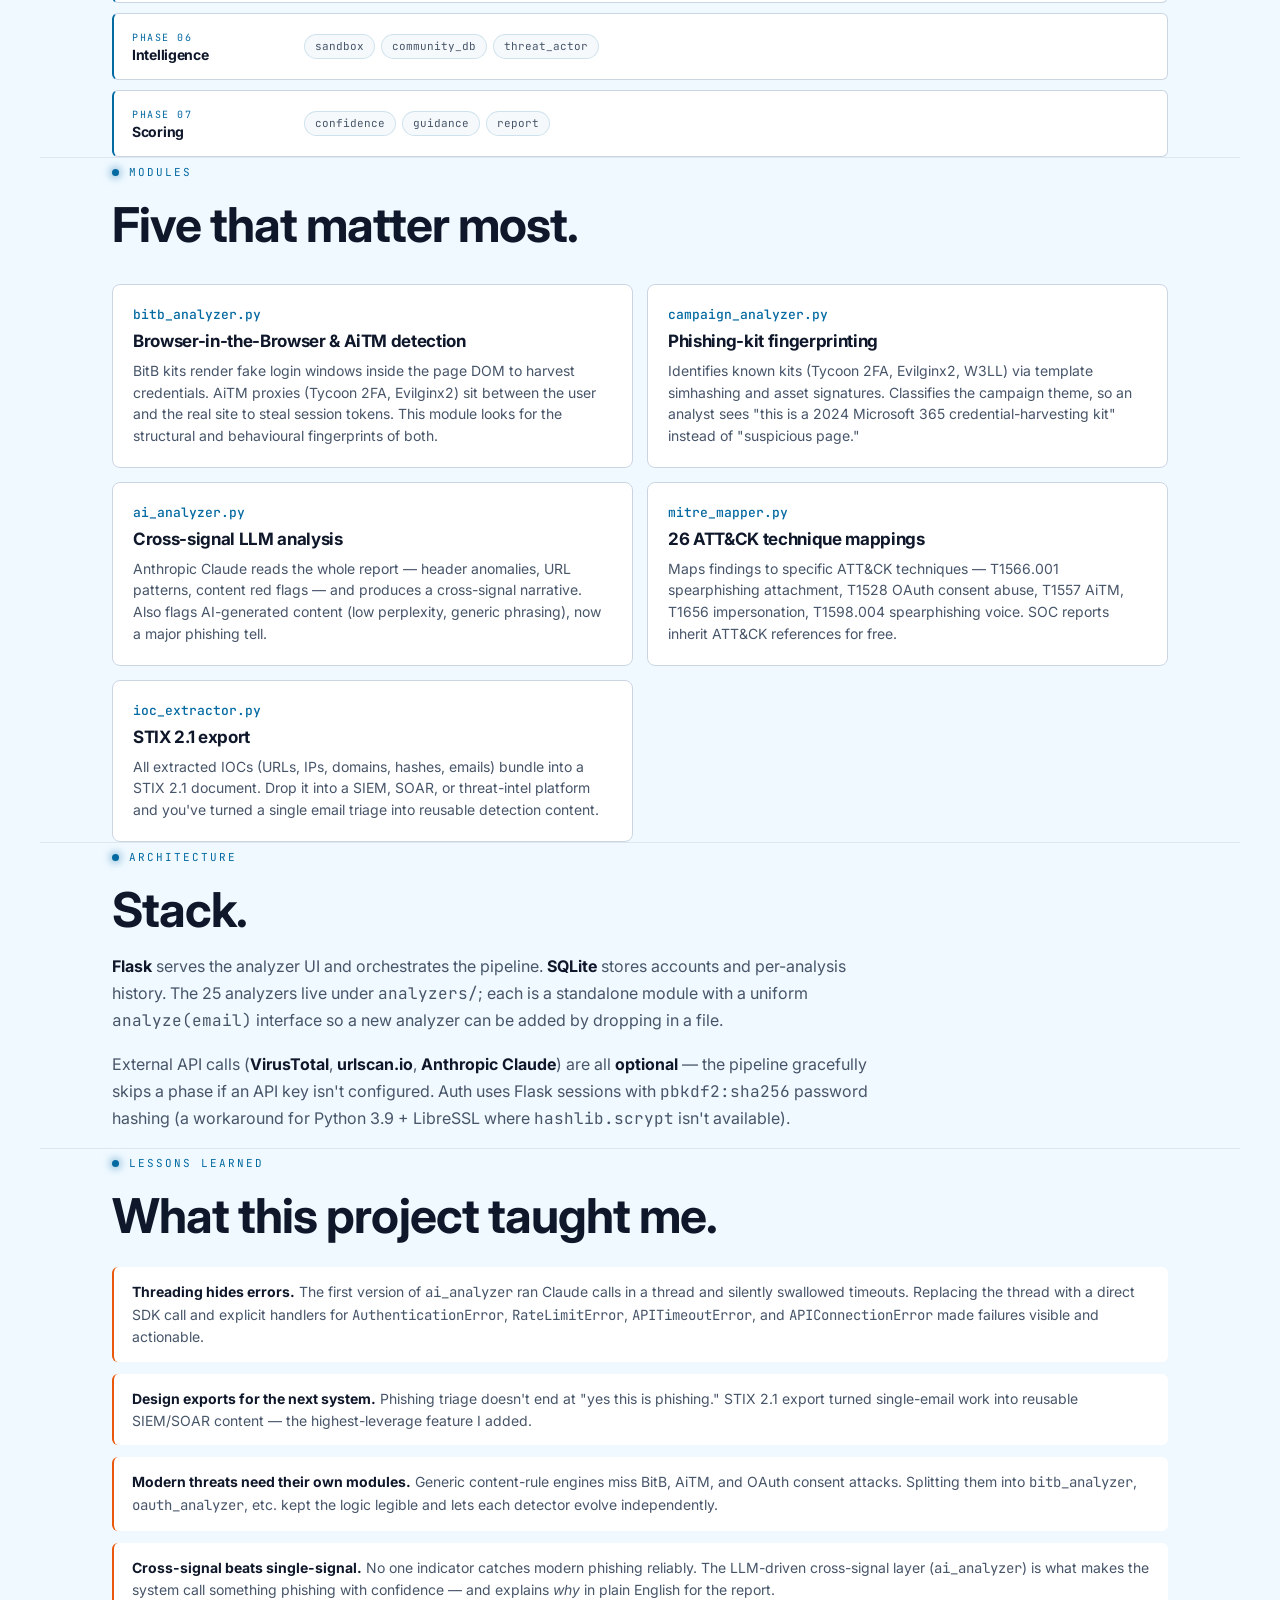
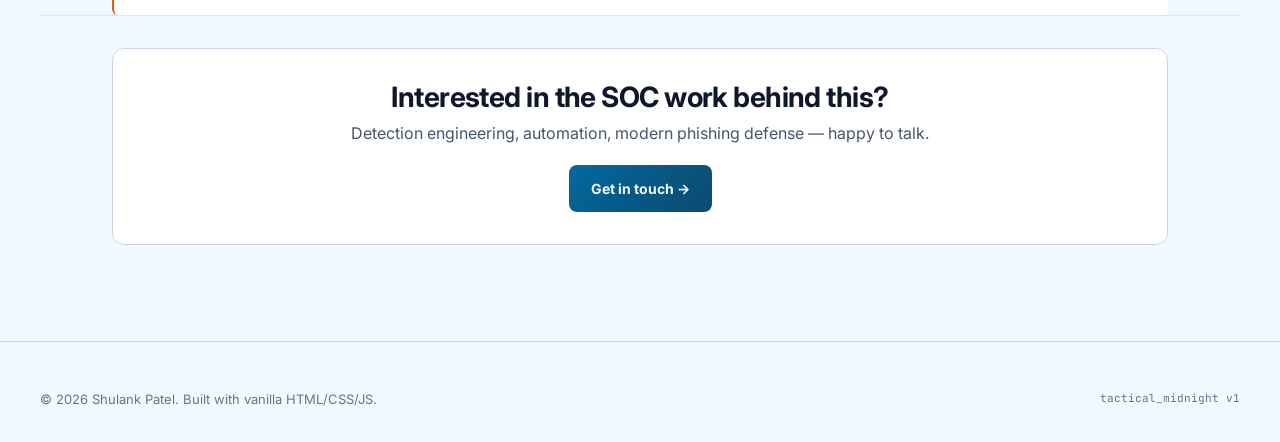
<file: phishguard.html>
<!DOCTYPE html>
<html lang="en" data-theme="dark">
<head>
  <meta charset="utf-8">
  <meta name="viewport" content="width=device-width, initial-scale=1">
  <title>PhishGuard Pro — Case Study · Shulank Patel</title>
  <meta name="description" content="Behind the scenes of PhishGuard Pro: 25-module phishing analysis with MITRE ATT&CK mapping and STIX 2.1 export.">
  <link rel="preconnect" href="https://fonts.googleapis.com">
  <link rel="preconnect" href="https://fonts.gstatic.com" crossorigin>
  <link href="https://fonts.googleapis.com/css2?family=Inter:wght@400;500;600;700;800&family=JetBrains+Mono:wght@400;500&display=swap" rel="stylesheet">
  <link rel="stylesheet" href="assets/css/styles.css">
  <script src="assets/js/main.js" defer></script>
</head>
<body>
  <a class="skip-link" href="#main">Skip to content</a>

  <nav class="nav" aria-label="Primary">
    <a href="index.html" class="nav-logo">
      <svg width="22" height="22" viewBox="0 0 32 32" fill="none" aria-hidden="true">
        <path d="M16 2 L28 7 V16 C28 22 22 28 16 30 C10 28 4 22 4 16 V7 Z" stroke="currentColor" stroke-width="2" fill="rgba(34,211,238,0.08)"/>
        <circle cx="16" cy="15" r="3" fill="currentColor"/>
        <path d="M16 18 V23" stroke="currentColor" stroke-width="2"/>
      </svg>
      <span>SHULANK<span class="dot">.</span>PATEL</span>
    </a>
    <ul class="nav-links">
      <li><a href="index.html#projects">Projects</a></li>
      <li><a href="index.html#experience">Experience</a></li>
      <li><a href="blog/index.html">Writing</a></li>
      <li><a href="index.html#contact">Contact</a></li>
    </ul>
    <div class="nav-cta">
      <button class="theme-toggle" data-theme-toggle aria-label="Toggle theme">☾</button>
      <a class="btn btn-primary" href="assets/resume/Shulank_Patel_Resume.pdf" download>Resume ↓</a>
      <button class="nav-toggle" data-nav-toggle aria-label="Open menu" aria-expanded="false">☰</button>
    </div>
  </nav>

  <div class="mobile-drawer" data-mobile-drawer aria-hidden="true">
    <a href="index.html#projects">Projects</a>
    <a href="index.html#experience">Experience</a>
    <a href="blog/index.html">Writing</a>
    <a href="index.html#contact">Contact</a>
  </div>

  <main id="main">

    <section class="container case-header" data-reveal>
      <a class="case-back" href="index.html">← Back to portfolio</a>
      <span class="section-label">Case study · 2026</span>
      <h1 style="margin-bottom:16px">PhishGuard Pro.</h1>
      <p class="case-tagline">Automated phishing email analysis with 36 modules across 7 phases, MITRE ATT&amp;CK mapping for 26 techniques, and STIX 2.1 export for SIEM/SOAR integration.</p>
      <div class="tag-row">
        <span class="tag">Python 3.9</span>
        <span class="tag">Flask</span>
        <span class="tag">SQLite</span>
        <span class="tag">Anthropic Claude</span>
        <span class="tag">MITRE ATT&amp;CK</span>
        <span class="tag">STIX 2.1</span>
        <span class="tag">VirusTotal API</span>
        <span class="tag">AlienVault OTX</span>
        <span class="tag">PhishTank</span>
      </div>

      <div class="stats" style="margin-top:32px">
        <div class="stat"><div class="stat-label">Modules</div><div class="stat-value" data-count="36">0</div><div class="stat-desc">Across 7 phases</div></div>
        <div class="stat accent"><div class="stat-label">Phases</div><div class="stat-value" data-count="7">0</div><div class="stat-desc">Core → Scoring</div></div>
        <div class="stat"><div class="stat-label">MITRE</div><div class="stat-value" data-count="26">0</div><div class="stat-desc">ATT&amp;CK techniques</div></div>
        <div class="stat accent"><div class="stat-label">Tests</div><div class="stat-value" data-count="504">0</div><div class="stat-desc">Across 68 test files</div></div>
      </div>
    </section>

    <section class="container prose" data-reveal>
      <span class="section-label">The problem</span>
      <h2 style="margin-bottom:16px">Phishing triage is expensive.</h2>
      <p>In a SOC, suspicious-email tickets are one of the most common — and one of the most under-tooled — workflows. Analysts paste headers into a notepad, walk through URL extraction by hand, pivot through WHOIS lookups, scan attachments through one engine after another, and only then start writing up findings.</p>
      <p>At dayOneCyber, I built an internal triage pipeline that cut investigation time by <strong>40%</strong>. But it was bespoke to our environment. PhishGuard Pro is the open, more rigorous version: <strong>36 modules</strong> that run in parallel within each phase, modern-threat detection built in (BitB, AiTM, ClickFix, device-code phishing, reply-chain hijacking, phishing-kit fingerprinting), and a SIEM/SOAR-ready export so the analyst's work doesn't end at "yes it's phishing."</p>
    </section>

    <section class="container prose" data-reveal>
      <span class="section-label">The approach</span>
      <h2 style="margin-bottom:16px">Seven phases, one report.</h2>
      <p>Every email runs through seven pipeline phases. Modules inside a phase run in parallel and add findings to a shared report; the pipeline never blocks waiting for an external API, and any module gated on an API key is skipped cleanly when that key isn't configured.</p>

      <div class="pipeline" role="list">
        <div class="phase">
          <div class="phase-num">Phase 01</div>
          <h4>Core</h4>
          <ul><li>header</li><li>url</li><li>attachment</li><li>sender</li><li>content</li></ul>
        </div>
        <div class="phase">
          <div class="phase-num">Phase 02</div>
          <h4>Enrichment</h4>
          <ul><li>whois</li><li>ip</li><li>qr</li><li>pdf</li></ul>
        </div>
        <div class="phase">
          <div class="phase-num">Phase 03</div>
          <h4>Modern threats</h4>
          <ul><li>redirect</li><li>oauth</li><li>bitb</li><li>dns_ssl</li><li>campaign</li><li>language</li><li>clickfix</li><li>html_smuggling</li><li>device_code</li><li>reply_chain</li><li>malwarebazaar</li><li>phishing_db</li><li>homograph</li><li>received_chain_forensics</li></ul>
        </div>
        <div class="phase">
          <div class="phase-num">Phase 04</div>
          <h4>Correlation</h4>
          <ul><li>mitre</li><li>iocs</li></ul>
        </div>
        <div class="phase">
          <div class="phase-num">Phase 05</div>
          <h4>Threat intel</h4>
          <ul><li>vt</li><li>urlscan</li><li>otx</li><li>phishtank</li><li>ai</li></ul>
        </div>
        <div class="phase">
          <div class="phase-num">Phase 06</div>
          <h4>Intelligence</h4>
          <ul><li>sandbox</li><li>community_db</li><li>threat_actor</li></ul>
        </div>
        <div class="phase">
          <div class="phase-num">Phase 07</div>
          <h4>Scoring</h4>
          <ul><li>confidence</li><li>guidance</li><li>report</li></ul>
        </div>
      </div>
    </section>

    <section class="container" data-reveal>
      <span class="section-label">Modules</span>
      <h2 style="margin-bottom:32px">Five that matter most.</h2>

      <div class="module-grid">
        <div class="module-card">
          <div class="module-name">bitb_analyzer.py</div>
          <h4>Browser-in-the-Browser &amp; AiTM detection</h4>
          <p>BitB kits render fake login windows inside the page DOM to harvest credentials. AiTM proxies (Tycoon 2FA, Evilginx2) sit between the user and the real site to steal session tokens. This module looks for the structural and behavioural fingerprints of both.</p>
        </div>
        <div class="module-card">
          <div class="module-name">campaign_analyzer.py</div>
          <h4>Phishing-kit fingerprinting</h4>
          <p>Identifies known kits (Tycoon 2FA, Evilginx2, W3LL) via template simhashing and asset signatures. Classifies the campaign theme, so an analyst sees "this is a 2024 Microsoft 365 credential-harvesting kit" instead of "suspicious page."</p>
        </div>
        <div class="module-card">
          <div class="module-name">ai_analyzer.py</div>
          <h4>Cross-signal LLM analysis</h4>
          <p>Anthropic Claude reads the whole report — header anomalies, URL patterns, content red flags — and produces a cross-signal narrative. Also flags AI-generated content (low perplexity, generic phrasing), now a major phishing tell.</p>
        </div>
        <div class="module-card">
          <div class="module-name">mitre_mapper.py</div>
          <h4>26 ATT&amp;CK technique mappings</h4>
          <p>Maps findings to specific ATT&amp;CK techniques — T1566.001 spearphishing attachment, T1528 OAuth consent abuse, T1557 AiTM, T1656 impersonation, T1598.004 spearphishing voice. SOC reports inherit ATT&amp;CK references for free.</p>
        </div>
        <div class="module-card">
          <div class="module-name">ioc_extractor.py</div>
          <h4>STIX 2.1 export</h4>
          <p>All extracted IOCs (URLs, IPs, domains, hashes, emails) bundle into a STIX 2.1 document. Drop it into a SIEM, SOAR, or threat-intel platform and you've turned a single email triage into reusable detection content.</p>
        </div>
      </div>
    </section>

    <section class="container prose" data-reveal>
      <span class="section-label">Architecture</span>
      <h2 style="margin-bottom:16px">Stack.</h2>
      <p><strong>Flask</strong> serves the analyzer UI and orchestrates the pipeline. <strong>SQLite</strong> stores accounts and per-analysis history. The 25 analyzers live under <code>analyzers/</code>; each is a standalone module with a uniform <code>analyze(email)</code> interface so a new analyzer can be added by dropping in a file.</p>
      <p>External API calls (<strong>VirusTotal</strong>, <strong>urlscan.io</strong>, <strong>Anthropic Claude</strong>) are all <strong>optional</strong> — the pipeline gracefully skips a phase if an API key isn't configured. Auth uses Flask sessions with <code>pbkdf2:sha256</code> password hashing (a workaround for Python 3.9 + LibreSSL where <code>hashlib.scrypt</code> isn't available).</p>
    </section>

    <section class="container prose" data-reveal>
      <span class="section-label">Lessons learned</span>
      <h2 style="margin-bottom:24px">What this project taught me.</h2>
      <ul class="lessons">
        <li><strong>Threading hides errors.</strong> The first version of <code>ai_analyzer</code> ran Claude calls in a thread and silently swallowed timeouts. Replacing the thread with a direct SDK call and explicit handlers for <code>AuthenticationError</code>, <code>RateLimitError</code>, <code>APITimeoutError</code>, and <code>APIConnectionError</code> made failures visible and actionable.</li>
        <li><strong>Design exports for the next system.</strong> Phishing triage doesn't end at "yes this is phishing." STIX 2.1 export turned single-email work into reusable SIEM/SOAR content — the highest-leverage feature I added.</li>
        <li><strong>Modern threats need their own modules.</strong> Generic content-rule engines miss BitB, AiTM, and OAuth consent attacks. Splitting them into <code>bitb_analyzer</code>, <code>oauth_analyzer</code>, etc. kept the logic legible and lets each detector evolve independently.</li>
        <li><strong>Cross-signal beats single-signal.</strong> No one indicator catches modern phishing reliably. The LLM-driven cross-signal layer (<code>ai_analyzer</code>) is what makes the system call something phishing with confidence — and explains <em>why</em> in plain English for the report.</li>
      </ul>
    </section>

    <section class="container" style="padding-top:32px;padding-bottom:96px" data-reveal>
      <div style="background:var(--bg-card);border:1px solid var(--border);border-radius:var(--radius-lg);padding:32px;text-align:center">
        <h3 style="margin-bottom:8px">Interested in the SOC work behind this?</h3>
        <p style="margin-bottom:20px">Detection engineering, automation, modern phishing defense — happy to talk.</p>
        <a class="btn btn-primary btn-lg" href="index.html#contact">Get in touch →</a>
      </div>
    </section>

  </main>

  <footer class="footer">
    <div class="footer-row">
      <div>© 2026 Shulank Patel. Built with vanilla HTML/CSS/JS.</div>
      <div class="mono">tactical_midnight v1</div>
    </div>
  </footer>
</body>
</html>
</file>
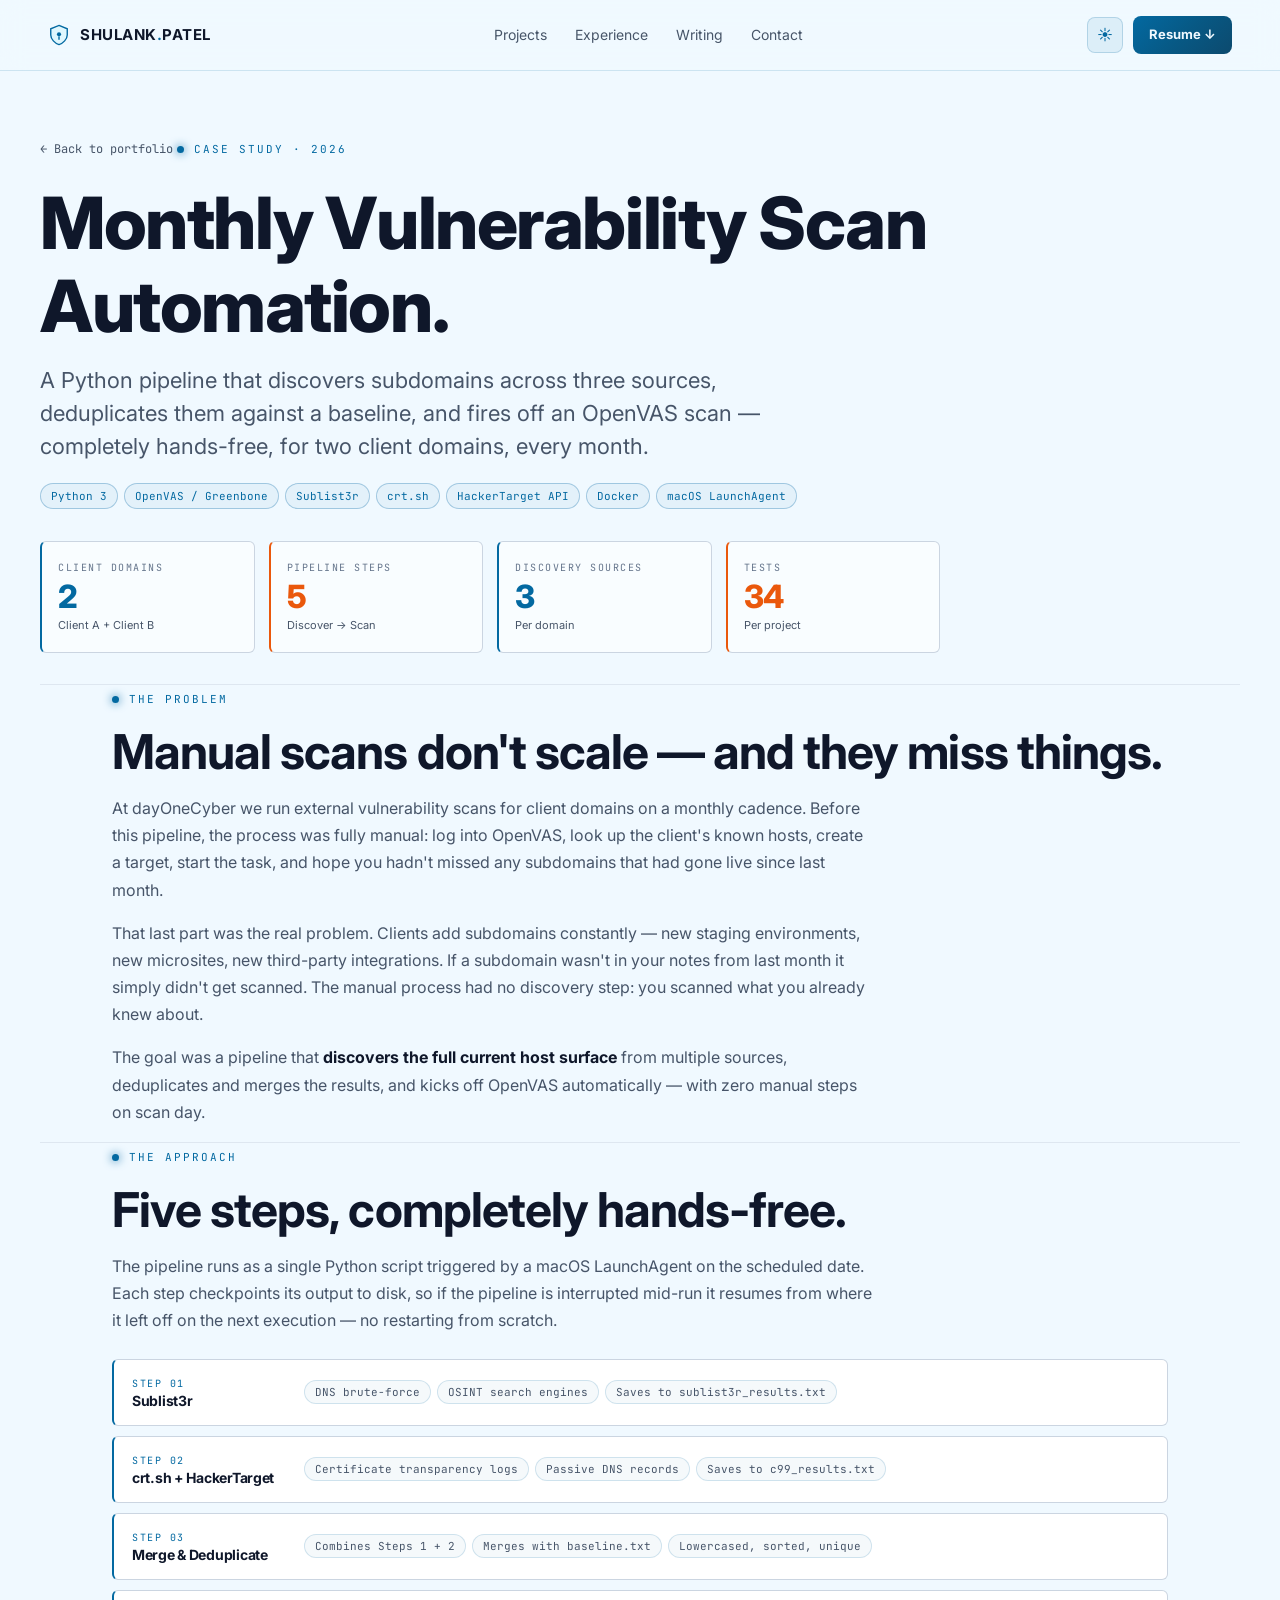
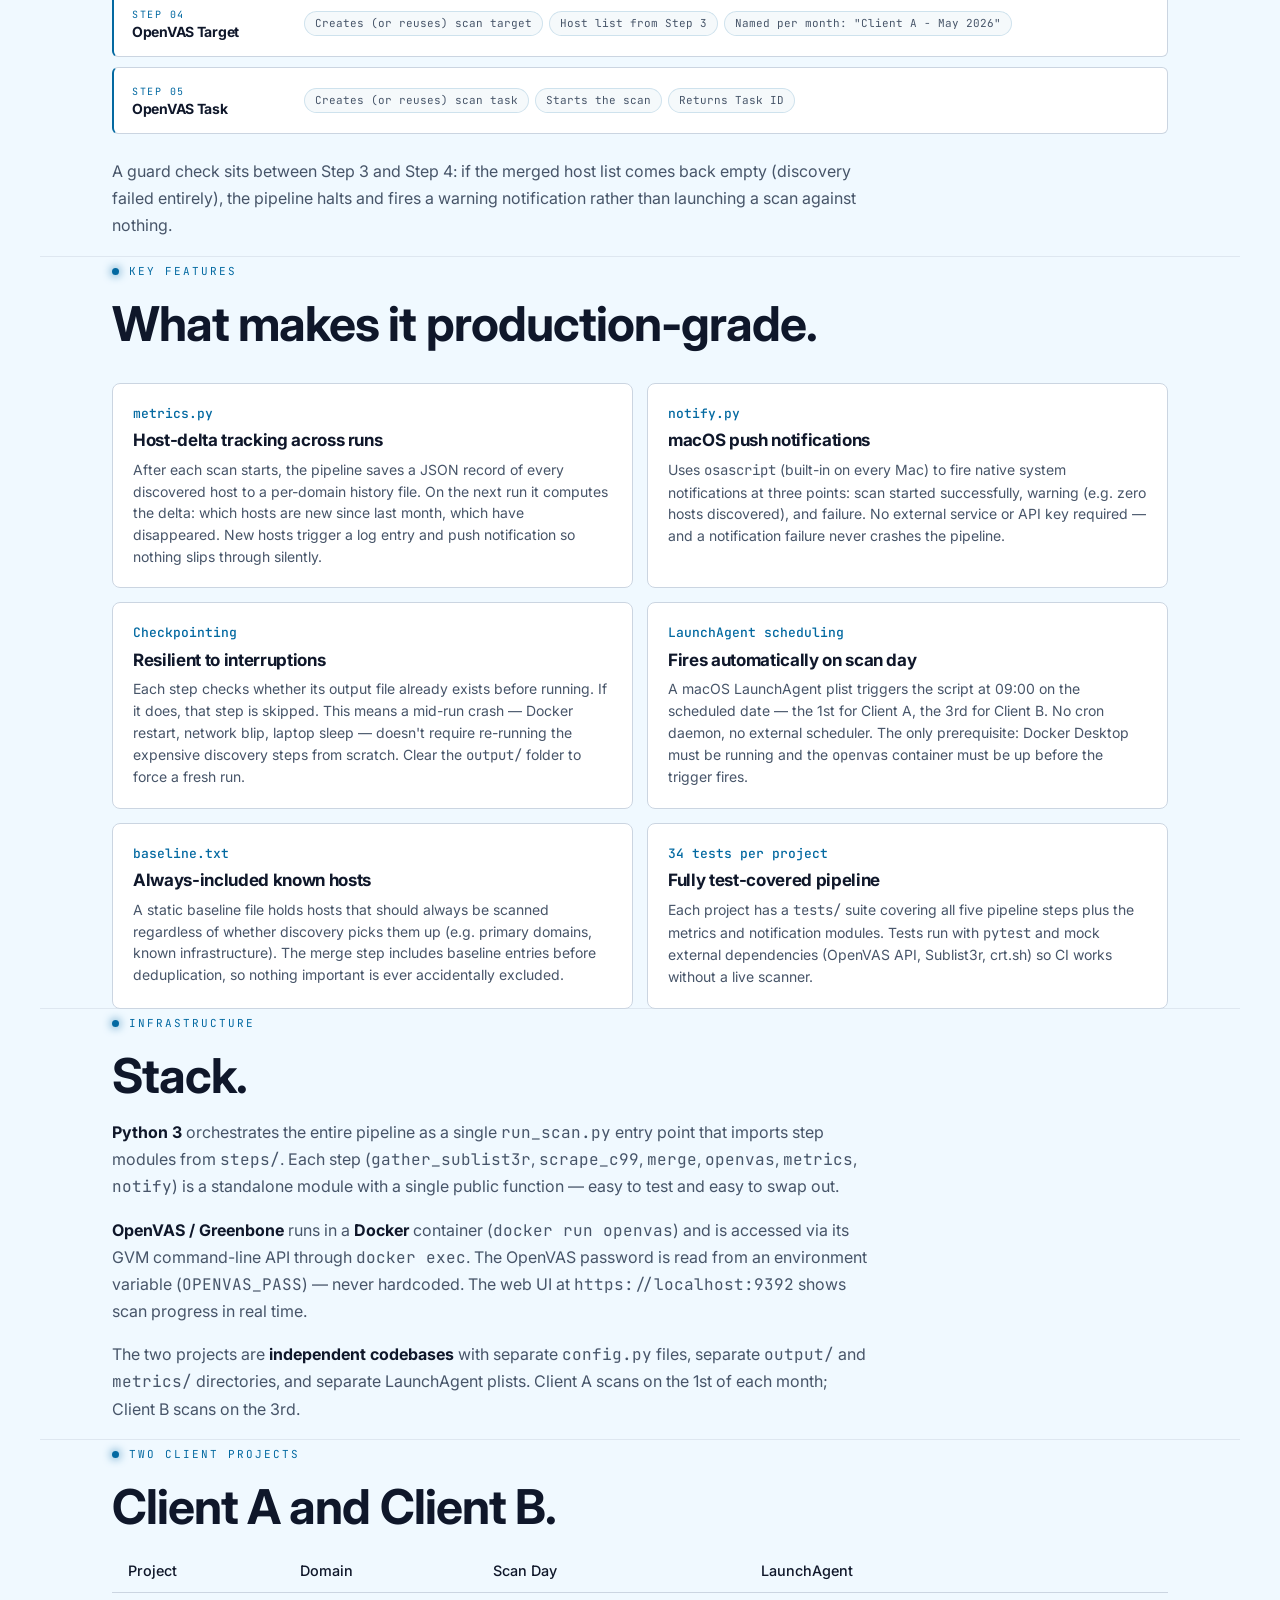
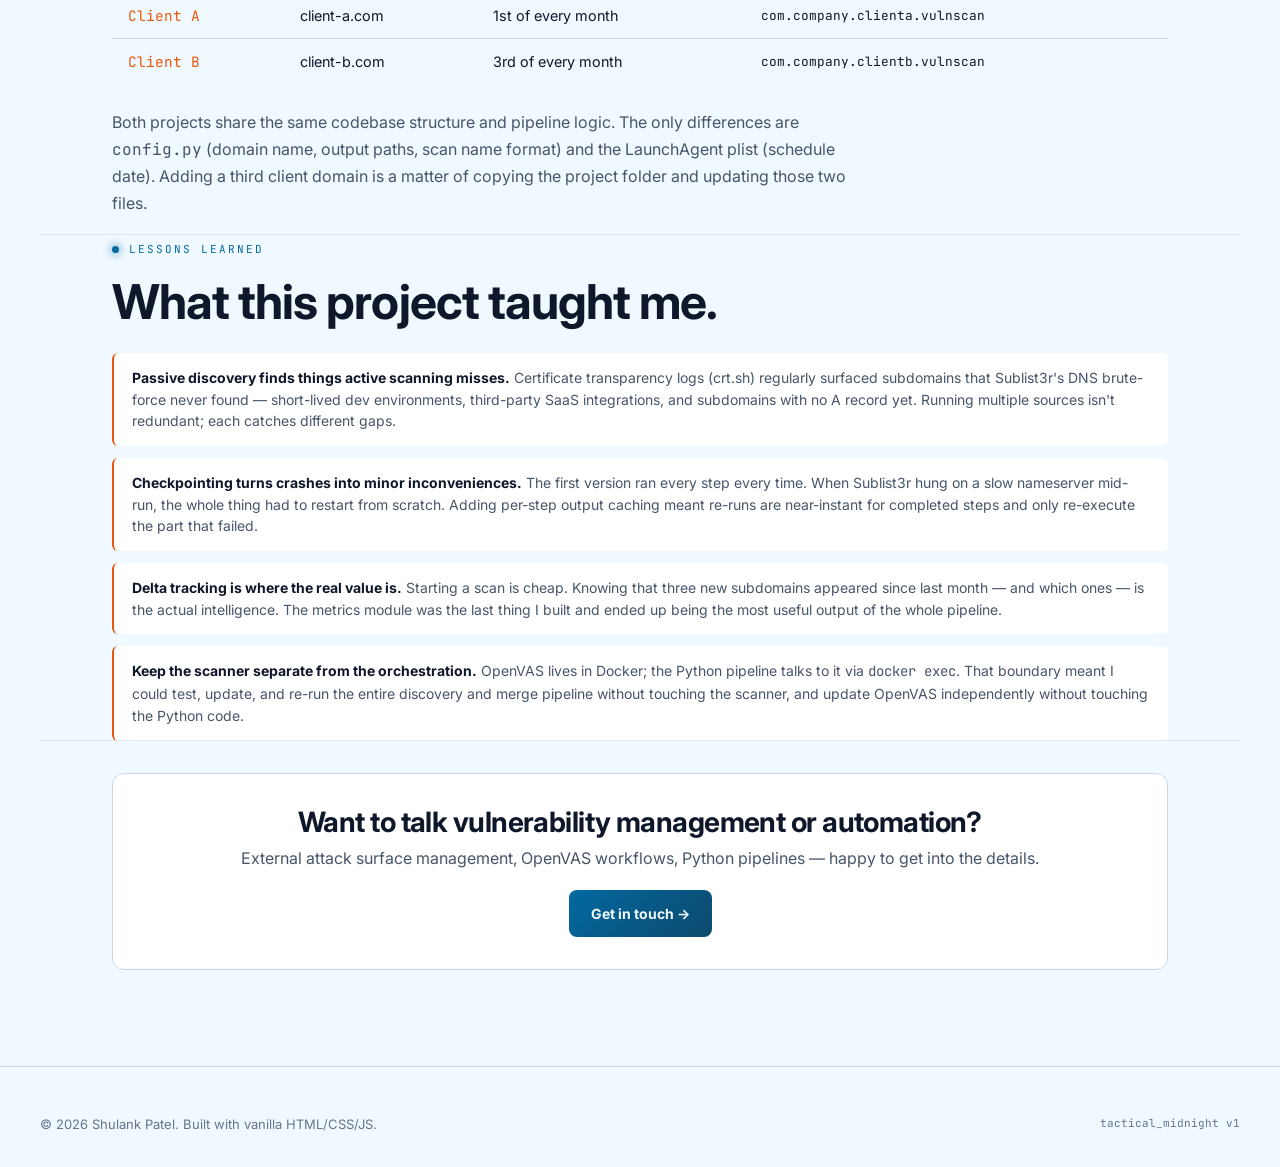
<file: vulnerability-scan.html>
<!DOCTYPE html>
<html lang="en" data-theme="dark">
<head>
  <meta charset="utf-8">
  <meta name="viewport" content="width=device-width, initial-scale=1">
  <title>Vulnerability Scan Automation — Case Study · Shulank Patel</title>
  <meta name="description" content="How I built a Python pipeline that automatically discovers subdomains and kicks off monthly OpenVAS scans for two client domains — completely hands-free.">
  <link rel="preconnect" href="https://fonts.googleapis.com">
  <link rel="preconnect" href="https://fonts.gstatic.com" crossorigin>
  <link href="https://fonts.googleapis.com/css2?family=Inter:wght@400;500;600;700;800&family=JetBrains+Mono:wght@400;500&display=swap" rel="stylesheet">
  <link rel="stylesheet" href="assets/css/styles.css">
  <script src="assets/js/main.js" defer></script>
</head>
<body>
  <a class="skip-link" href="#main">Skip to content</a>

  <nav class="nav" aria-label="Primary">
    <a href="index.html" class="nav-logo">
      <svg width="22" height="22" viewBox="0 0 32 32" fill="none" aria-hidden="true">
        <path d="M16 2 L28 7 V16 C28 22 22 28 16 30 C10 28 4 22 4 16 V7 Z" stroke="currentColor" stroke-width="2" fill="rgba(34,211,238,0.08)"/>
        <circle cx="16" cy="15" r="3" fill="currentColor"/>
        <path d="M16 18 V23" stroke="currentColor" stroke-width="2"/>
      </svg>
      <span>SHULANK<span class="dot">.</span>PATEL</span>
    </a>
    <ul class="nav-links">
      <li><a href="index.html#projects">Projects</a></li>
      <li><a href="index.html#experience">Experience</a></li>
      <li><a href="blog/index.html">Writing</a></li>
      <li><a href="index.html#contact">Contact</a></li>
    </ul>
    <div class="nav-cta">
      <button class="theme-toggle" data-theme-toggle aria-label="Toggle theme">☾</button>
      <a class="btn btn-primary" href="assets/resume/Shulank_Patel_Resume.pdf" download>Resume ↓</a>
      <button class="nav-toggle" data-nav-toggle aria-label="Open menu" aria-expanded="false">☰</button>
    </div>
  </nav>

  <div class="mobile-drawer" data-mobile-drawer aria-hidden="true">
    <a href="index.html#projects">Projects</a>
    <a href="index.html#experience">Experience</a>
    <a href="blog/index.html">Writing</a>
    <a href="index.html#contact">Contact</a>
  </div>

  <main id="main">

    <section class="container case-header" data-reveal>
      <a class="case-back" href="index.html">← Back to portfolio</a>
      <span class="section-label">Case study · 2026</span>
      <h1 style="margin-bottom:16px">Monthly Vulnerability Scan Automation.</h1>
      <p class="case-tagline">A Python pipeline that discovers subdomains across three sources, deduplicates them against a baseline, and fires off an OpenVAS scan — completely hands-free, for two client domains, every month.</p>
      <div class="tag-row">
        <span class="tag">Python 3</span>
        <span class="tag">OpenVAS / Greenbone</span>
        <span class="tag">Sublist3r</span>
        <span class="tag">crt.sh</span>
        <span class="tag">HackerTarget API</span>
        <span class="tag">Docker</span>
        <span class="tag">macOS LaunchAgent</span>
      </div>

      <div class="stats" style="margin-top:32px">
        <div class="stat"><div class="stat-label">Client Domains</div><div class="stat-value" data-count="2">0</div><div class="stat-desc">Client A + Client B</div></div>
        <div class="stat accent"><div class="stat-label">Pipeline Steps</div><div class="stat-value" data-count="5">0</div><div class="stat-desc">Discover → Scan</div></div>
        <div class="stat"><div class="stat-label">Discovery Sources</div><div class="stat-value" data-count="3">0</div><div class="stat-desc">Per domain</div></div>
        <div class="stat accent"><div class="stat-label">Tests</div><div class="stat-value" data-count="34">0</div><div class="stat-desc">Per project</div></div>
      </div>
    </section>

    <section class="container prose" data-reveal>
      <span class="section-label">The problem</span>
      <h2 style="margin-bottom:16px">Manual scans don't scale — and they miss things.</h2>
      <p>At dayOneCyber we run external vulnerability scans for client domains on a monthly cadence. Before this pipeline, the process was fully manual: log into OpenVAS, look up the client's known hosts, create a target, start the task, and hope you hadn't missed any subdomains that had gone live since last month.</p>
      <p>That last part was the real problem. Clients add subdomains constantly — new staging environments, new microsites, new third-party integrations. If a subdomain wasn't in your notes from last month it simply didn't get scanned. The manual process had no discovery step: you scanned what you already knew about.</p>
      <p>The goal was a pipeline that <strong>discovers the full current host surface</strong> from multiple sources, deduplicates and merges the results, and kicks off OpenVAS automatically — with zero manual steps on scan day.</p>
    </section>

    <section class="container prose" data-reveal>
      <span class="section-label">The approach</span>
      <h2 style="margin-bottom:16px">Five steps, completely hands-free.</h2>
      <p>The pipeline runs as a single Python script triggered by a macOS LaunchAgent on the scheduled date. Each step checkpoints its output to disk, so if the pipeline is interrupted mid-run it resumes from where it left off on the next execution — no restarting from scratch.</p>

      <div class="pipeline" role="list">
        <div class="phase">
          <div class="phase-num">Step 01</div>
          <h4>Sublist3r</h4>
          <ul>
            <li>DNS brute-force</li>
            <li>OSINT search engines</li>
            <li>Saves to sublist3r_results.txt</li>
          </ul>
        </div>
        <div class="phase">
          <div class="phase-num">Step 02</div>
          <h4>crt.sh + HackerTarget</h4>
          <ul>
            <li>Certificate transparency logs</li>
            <li>Passive DNS records</li>
            <li>Saves to c99_results.txt</li>
          </ul>
        </div>
        <div class="phase">
          <div class="phase-num">Step 03</div>
          <h4>Merge &amp; Deduplicate</h4>
          <ul>
            <li>Combines Steps 1 + 2</li>
            <li>Merges with baseline.txt</li>
            <li>Lowercased, sorted, unique</li>
          </ul>
        </div>
        <div class="phase">
          <div class="phase-num">Step 04</div>
          <h4>OpenVAS Target</h4>
          <ul>
            <li>Creates (or reuses) scan target</li>
            <li>Host list from Step 3</li>
            <li>Named per month: "Client A - May 2026"</li>
          </ul>
        </div>
        <div class="phase">
          <div class="phase-num">Step 05</div>
          <h4>OpenVAS Task</h4>
          <ul>
            <li>Creates (or reuses) scan task</li>
            <li>Starts the scan</li>
            <li>Returns Task ID</li>
          </ul>
        </div>
      </div>

      <p style="margin-top:24px">A guard check sits between Step 3 and Step 4: if the merged host list comes back empty (discovery failed entirely), the pipeline halts and fires a warning notification rather than launching a scan against nothing.</p>
    </section>

    <section class="container" data-reveal>
      <span class="section-label">Key features</span>
      <h2 style="margin-bottom:32px">What makes it production-grade.</h2>

      <div class="module-grid">
        <div class="module-card">
          <div class="module-name">metrics.py</div>
          <h4>Host-delta tracking across runs</h4>
          <p>After each scan starts, the pipeline saves a JSON record of every discovered host to a per-domain history file. On the next run it computes the delta: which hosts are new since last month, which have disappeared. New hosts trigger a log entry and push notification so nothing slips through silently.</p>
        </div>
        <div class="module-card">
          <div class="module-name">notify.py</div>
          <h4>macOS push notifications</h4>
          <p>Uses <code>osascript</code> (built-in on every Mac) to fire native system notifications at three points: scan started successfully, warning (e.g. zero hosts discovered), and failure. No external service or API key required — and a notification failure never crashes the pipeline.</p>
        </div>
        <div class="module-card">
          <div class="module-name">Checkpointing</div>
          <h4>Resilient to interruptions</h4>
          <p>Each step checks whether its output file already exists before running. If it does, that step is skipped. This means a mid-run crash — Docker restart, network blip, laptop sleep — doesn't require re-running the expensive discovery steps from scratch. Clear the <code>output/</code> folder to force a fresh run.</p>
        </div>
        <div class="module-card">
          <div class="module-name">LaunchAgent scheduling</div>
          <h4>Fires automatically on scan day</h4>
          <p>A macOS LaunchAgent plist triggers the script at 09:00 on the scheduled date — the 1st for Client A, the 3rd for Client B. No cron daemon, no external scheduler. The only prerequisite: Docker Desktop must be running and the <code>openvas</code> container must be up before the trigger fires.</p>
        </div>
        <div class="module-card">
          <div class="module-name">baseline.txt</div>
          <h4>Always-included known hosts</h4>
          <p>A static baseline file holds hosts that should always be scanned regardless of whether discovery picks them up (e.g. primary domains, known infrastructure). The merge step includes baseline entries before deduplication, so nothing important is ever accidentally excluded.</p>
        </div>
        <div class="module-card">
          <div class="module-name">34 tests per project</div>
          <h4>Fully test-covered pipeline</h4>
          <p>Each project has a <code>tests/</code> suite covering all five pipeline steps plus the metrics and notification modules. Tests run with <code>pytest</code> and mock external dependencies (OpenVAS API, Sublist3r, crt.sh) so CI works without a live scanner.</p>
        </div>
      </div>
    </section>

    <section class="container prose" data-reveal>
      <span class="section-label">Infrastructure</span>
      <h2 style="margin-bottom:16px">Stack.</h2>
      <p><strong>Python 3</strong> orchestrates the entire pipeline as a single <code>run_scan.py</code> entry point that imports step modules from <code>steps/</code>. Each step (<code>gather_sublist3r</code>, <code>scrape_c99</code>, <code>merge</code>, <code>openvas</code>, <code>metrics</code>, <code>notify</code>) is a standalone module with a single public function — easy to test and easy to swap out.</p>
      <p><strong>OpenVAS / Greenbone</strong> runs in a <strong>Docker</strong> container (<code>docker run openvas</code>) and is accessed via its GVM command-line API through <code>docker exec</code>. The OpenVAS password is read from an environment variable (<code>OPENVAS_PASS</code>) — never hardcoded. The web UI at <code>https://localhost:9392</code> shows scan progress in real time.</p>
      <p>The two projects are <strong>independent codebases</strong> with separate <code>config.py</code> files, separate <code>output/</code> and <code>metrics/</code> directories, and separate LaunchAgent plists. Client A scans on the 1st of each month; Client B scans on the 3rd.</p>
    </section>

    <section class="container prose" data-reveal>
      <span class="section-label">Two client projects</span>
      <h2 style="margin-bottom:16px">Client A and Client B.</h2>

      <div style="overflow-x:auto;margin-bottom:24px">
        <table style="width:100%;border-collapse:collapse;font-size:0.9rem">
          <thead>
            <tr style="border-bottom:1px solid var(--border)">
              <th style="text-align:left;padding:10px 16px;color:var(--text-secondary);font-weight:500">Project</th>
              <th style="text-align:left;padding:10px 16px;color:var(--text-secondary);font-weight:500">Domain</th>
              <th style="text-align:left;padding:10px 16px;color:var(--text-secondary);font-weight:500">Scan Day</th>
              <th style="text-align:left;padding:10px 16px;color:var(--text-secondary);font-weight:500">LaunchAgent</th>
            </tr>
          </thead>
          <tbody>
            <tr style="border-bottom:1px solid var(--border)">
              <td style="padding:12px 16px;font-family:'JetBrains Mono',monospace;color:var(--accent)">Client A</td>
              <td style="padding:12px 16px">client-a.com</td>
              <td style="padding:12px 16px">1st of every month</td>
              <td style="padding:12px 16px;font-family:'JetBrains Mono',monospace;font-size:0.8rem">com.company.clienta.vulnscan</td>
            </tr>
            <tr>
              <td style="padding:12px 16px;font-family:'JetBrains Mono',monospace;color:var(--accent)">Client B</td>
              <td style="padding:12px 16px">client-b.com</td>
              <td style="padding:12px 16px">3rd of every month</td>
              <td style="padding:12px 16px;font-family:'JetBrains Mono',monospace;font-size:0.8rem">com.company.clientb.vulnscan</td>
            </tr>
          </tbody>
        </table>
      </div>

      <p>Both projects share the same codebase structure and pipeline logic. The only differences are <code>config.py</code> (domain name, output paths, scan name format) and the LaunchAgent plist (schedule date). Adding a third client domain is a matter of copying the project folder and updating those two files.</p>
    </section>

    <section class="container prose" data-reveal>
      <span class="section-label">Lessons learned</span>
      <h2 style="margin-bottom:24px">What this project taught me.</h2>
      <ul class="lessons">
        <li><strong>Passive discovery finds things active scanning misses.</strong> Certificate transparency logs (crt.sh) regularly surfaced subdomains that Sublist3r's DNS brute-force never found — short-lived dev environments, third-party SaaS integrations, and subdomains with no A record yet. Running multiple sources isn't redundant; each catches different gaps.</li>
        <li><strong>Checkpointing turns crashes into minor inconveniences.</strong> The first version ran every step every time. When Sublist3r hung on a slow nameserver mid-run, the whole thing had to restart from scratch. Adding per-step output caching meant re-runs are near-instant for completed steps and only re-execute the part that failed.</li>
        <li><strong>Delta tracking is where the real value is.</strong> Starting a scan is cheap. Knowing that three new subdomains appeared since last month — and which ones — is the actual intelligence. The metrics module was the last thing I built and ended up being the most useful output of the whole pipeline.</li>
        <li><strong>Keep the scanner separate from the orchestration.</strong> OpenVAS lives in Docker; the Python pipeline talks to it via <code>docker exec</code>. That boundary meant I could test, update, and re-run the entire discovery and merge pipeline without touching the scanner, and update OpenVAS independently without touching the Python code.</li>
      </ul>
    </section>

    <section class="container" style="padding-top:32px;padding-bottom:96px" data-reveal>
      <div style="background:var(--bg-card);border:1px solid var(--border);border-radius:var(--radius-lg);padding:32px;text-align:center">
        <h3 style="margin-bottom:8px">Want to talk vulnerability management or automation?</h3>
        <p style="margin-bottom:20px">External attack surface management, OpenVAS workflows, Python pipelines — happy to get into the details.</p>
        <a class="btn btn-primary btn-lg" href="index.html#contact">Get in touch →</a>
      </div>
    </section>

  </main>

  <footer class="footer">
    <div class="footer-row">
      <div>© 2026 Shulank Patel. Built with vanilla HTML/CSS/JS.</div>
      <div class="mono">tactical_midnight v1</div>
    </div>
  </footer>
</body>
</html>
</file>
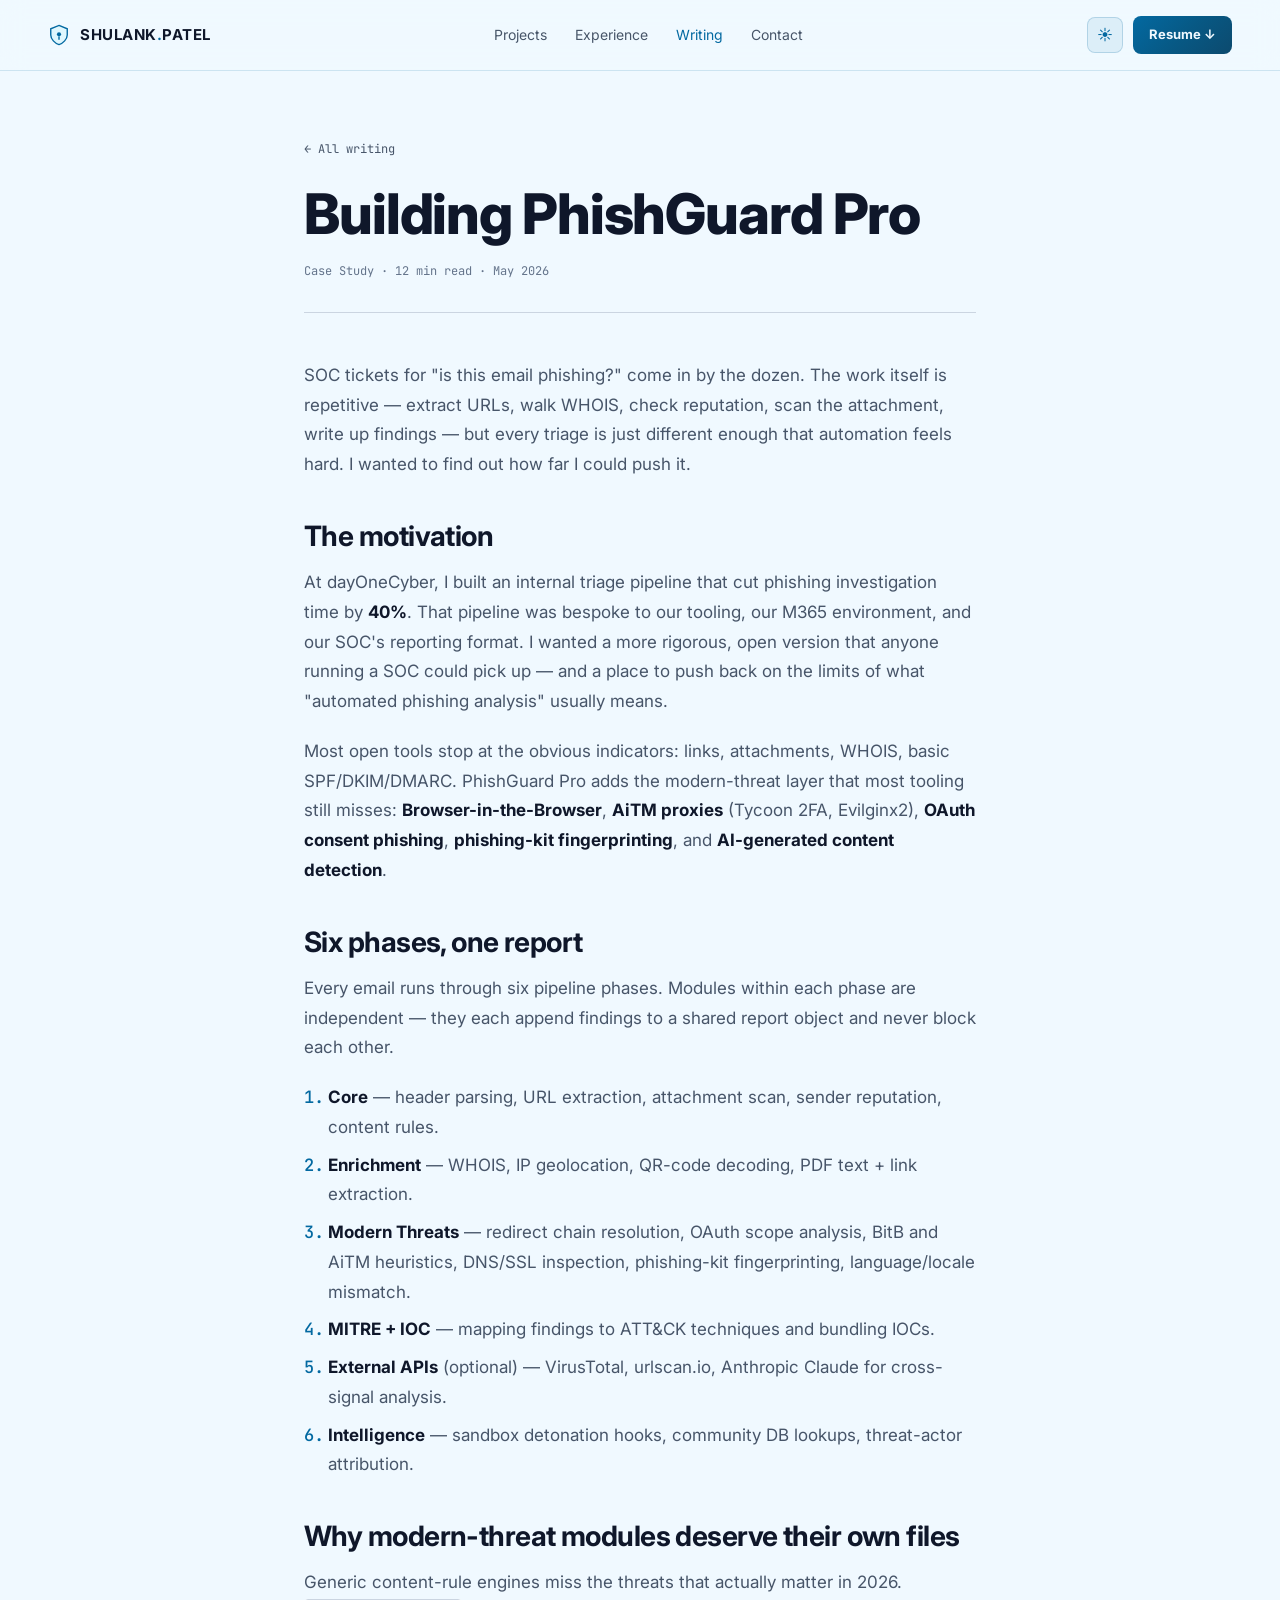
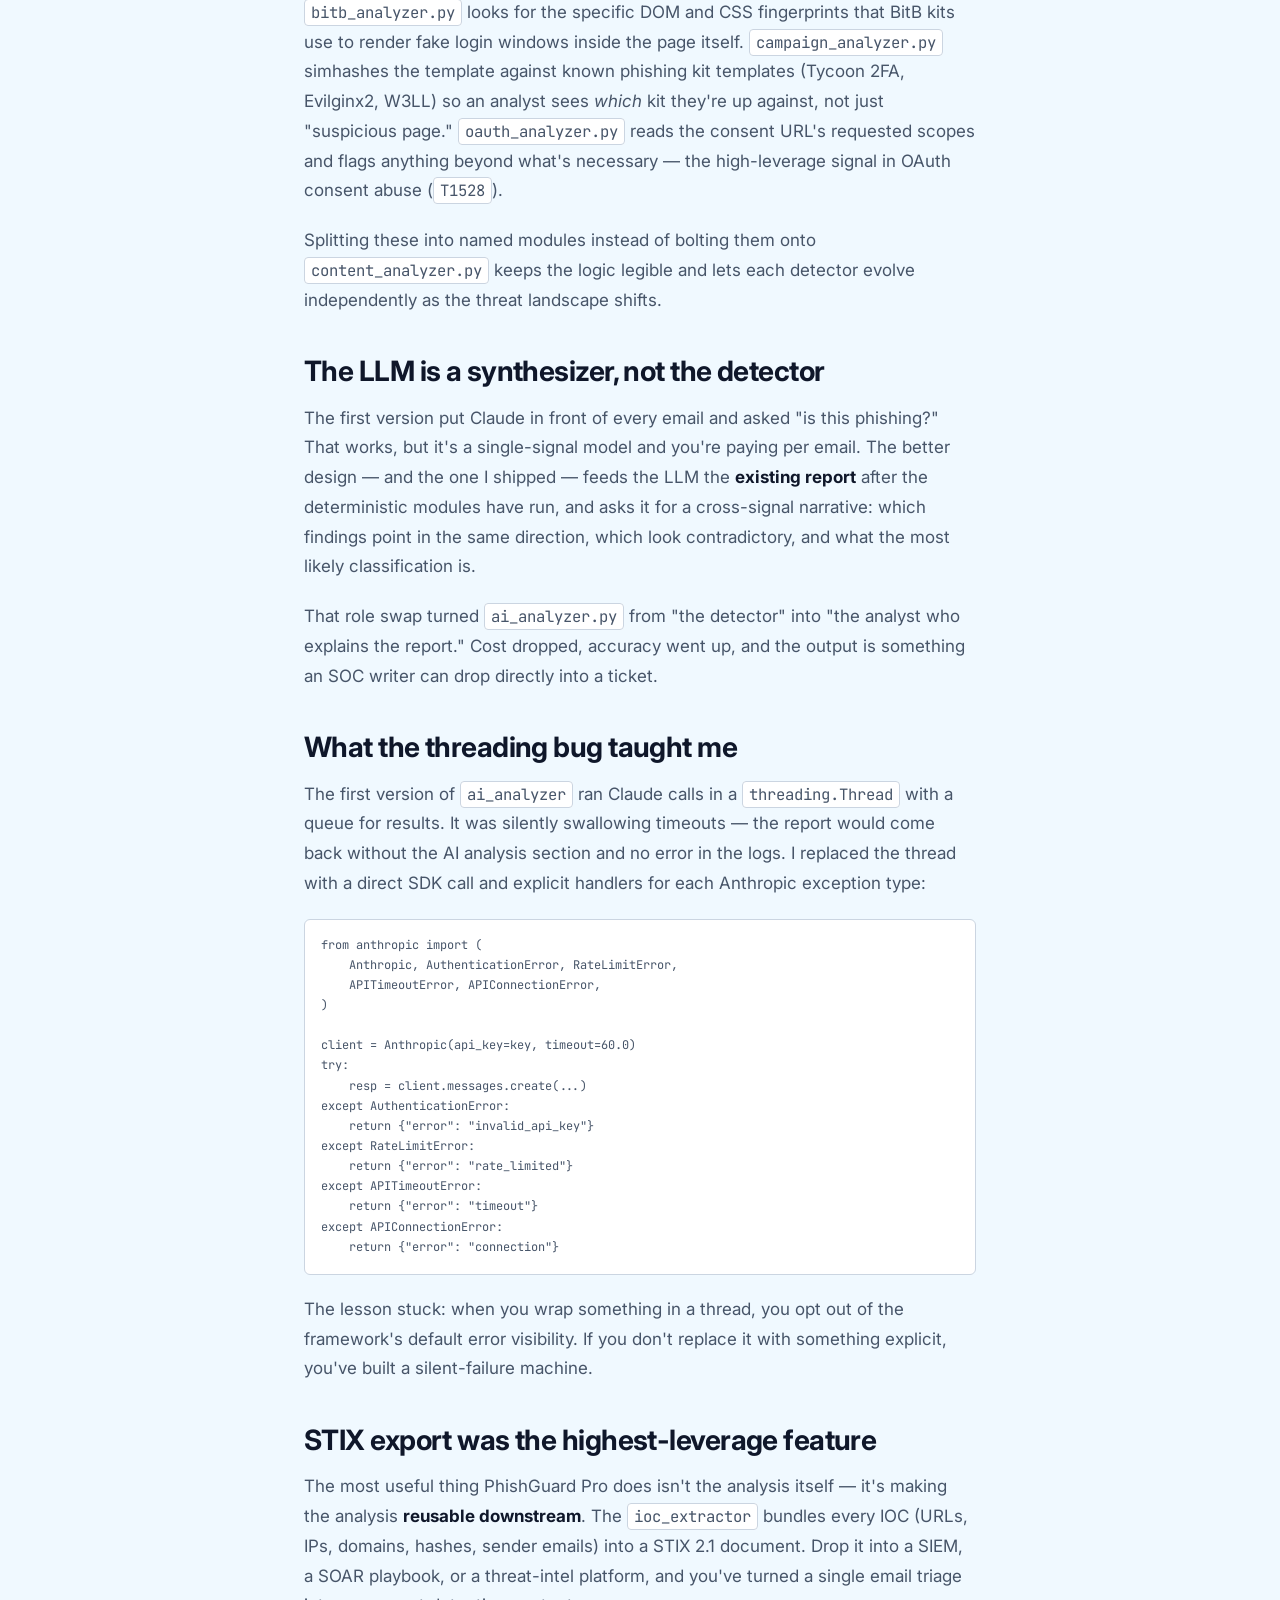
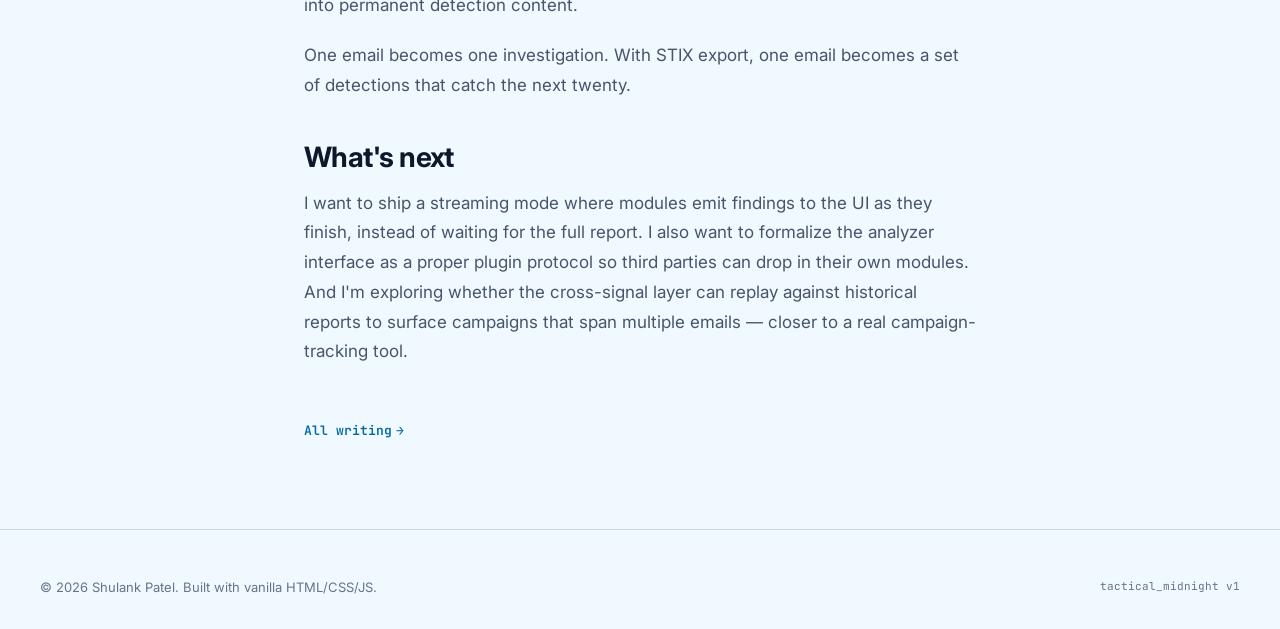
<file: blog/building-phishguard-pro.html>
<!DOCTYPE html>
<html lang="en" data-theme="dark">
<head>
  <meta charset="utf-8">
  <meta name="viewport" content="width=device-width, initial-scale=1">
  <title>Building PhishGuard Pro — Shulank Patel</title>
  <meta name="description" content="Behind the scenes of PhishGuard Pro: a 25-module phishing analysis pipeline with MITRE mapping and STIX 2.1 export.">
  <link rel="preconnect" href="https://fonts.googleapis.com">
  <link rel="preconnect" href="https://fonts.gstatic.com" crossorigin>
  <link href="https://fonts.googleapis.com/css2?family=Inter:wght@400;500;600;700;800&family=JetBrains+Mono:wght@400;500&display=swap" rel="stylesheet">
  <link rel="stylesheet" href="../assets/css/styles.css">
  <script src="../assets/js/main.js" defer></script>
</head>
<body>
  <a class="skip-link" href="#main">Skip to content</a>

  <nav class="nav" aria-label="Primary">
    <a href="../index.html" class="nav-logo">
      <svg width="22" height="22" viewBox="0 0 32 32" fill="none" aria-hidden="true">
        <path d="M16 2 L28 7 V16 C28 22 22 28 16 30 C10 28 4 22 4 16 V7 Z" stroke="currentColor" stroke-width="2" fill="rgba(34,211,238,0.08)"/>
        <circle cx="16" cy="15" r="3" fill="currentColor"/>
        <path d="M16 18 V23" stroke="currentColor" stroke-width="2"/>
      </svg>
      <span>SHULANK<span class="dot">.</span>PATEL</span>
    </a>
    <ul class="nav-links">
      <li><a href="../index.html#projects">Projects</a></li>
      <li><a href="../index.html#experience">Experience</a></li>
      <li><a href="index.html" aria-current="page">Writing</a></li>
      <li><a href="../index.html#contact">Contact</a></li>
    </ul>
    <div class="nav-cta">
      <button class="theme-toggle" data-theme-toggle aria-label="Toggle theme">☾</button>
      <a class="btn btn-primary" href="../assets/resume/Shulank_Patel_Resume.pdf" download>Resume ↓</a>
      <button class="nav-toggle" data-nav-toggle aria-label="Open menu" aria-expanded="false">☰</button>
    </div>
  </nav>

  <div class="mobile-drawer" data-mobile-drawer aria-hidden="true">
    <a href="../index.html#projects">Projects</a>
    <a href="../index.html#experience">Experience</a>
    <a href="index.html">Writing</a>
    <a href="../index.html#contact">Contact</a>
  </div>

  <main id="main">
    <article class="post">
      <header class="post-hero">
        <a class="case-back" href="index.html">← All writing</a>
        <h1>Building PhishGuard Pro</h1>
        <div class="post-meta">Case Study · 12 min read · May 2026</div>
      </header>

      <div class="post-body">
        <p>SOC tickets for "is this email phishing?" come in by the dozen. The work itself is repetitive — extract URLs, walk WHOIS, check reputation, scan the attachment, write up findings — but every triage is just different enough that automation feels hard. I wanted to find out how far I could push it.</p>

        <h2>The motivation</h2>
        <p>At dayOneCyber, I built an internal triage pipeline that cut phishing investigation time by <strong>40%</strong>. That pipeline was bespoke to our tooling, our M365 environment, and our SOC's reporting format. I wanted a more rigorous, open version that anyone running a SOC could pick up — and a place to push back on the limits of what "automated phishing analysis" usually means.</p>
        <p>Most open tools stop at the obvious indicators: links, attachments, WHOIS, basic SPF/DKIM/DMARC. PhishGuard Pro adds the modern-threat layer that most tooling still misses: <strong>Browser-in-the-Browser</strong>, <strong>AiTM proxies</strong> (Tycoon 2FA, Evilginx2), <strong>OAuth consent phishing</strong>, <strong>phishing-kit fingerprinting</strong>, and <strong>AI-generated content detection</strong>.</p>

        <h2>Six phases, one report</h2>
        <p>Every email runs through six pipeline phases. Modules within each phase are independent — they each append findings to a shared report object and never block each other.</p>
        <ol>
          <li><strong>Core</strong> — header parsing, URL extraction, attachment scan, sender reputation, content rules.</li>
          <li><strong>Enrichment</strong> — WHOIS, IP geolocation, QR-code decoding, PDF text + link extraction.</li>
          <li><strong>Modern Threats</strong> — redirect chain resolution, OAuth scope analysis, BitB and AiTM heuristics, DNS/SSL inspection, phishing-kit fingerprinting, language/locale mismatch.</li>
          <li><strong>MITRE + IOC</strong> — mapping findings to ATT&amp;CK techniques and bundling IOCs.</li>
          <li><strong>External APIs</strong> (optional) — VirusTotal, urlscan.io, Anthropic Claude for cross-signal analysis.</li>
          <li><strong>Intelligence</strong> — sandbox detonation hooks, community DB lookups, threat-actor attribution.</li>
        </ol>

        <h2>Why modern-threat modules deserve their own files</h2>
        <p>Generic content-rule engines miss the threats that actually matter in 2026. <code>bitb_analyzer.py</code> looks for the specific DOM and CSS fingerprints that BitB kits use to render fake login windows inside the page itself. <code>campaign_analyzer.py</code> simhashes the template against known phishing kit templates (Tycoon 2FA, Evilginx2, W3LL) so an analyst sees <em>which</em> kit they're up against, not just "suspicious page." <code>oauth_analyzer.py</code> reads the consent URL's requested scopes and flags anything beyond what's necessary — the high-leverage signal in OAuth consent abuse (<code>T1528</code>).</p>
        <p>Splitting these into named modules instead of bolting them onto <code>content_analyzer.py</code> keeps the logic legible and lets each detector evolve independently as the threat landscape shifts.</p>

        <h2>The LLM is a synthesizer, not the detector</h2>
        <p>The first version put Claude in front of every email and asked "is this phishing?" That works, but it's a single-signal model and you're paying per email. The better design — and the one I shipped — feeds the LLM the <strong>existing report</strong> after the deterministic modules have run, and asks it for a cross-signal narrative: which findings point in the same direction, which look contradictory, and what the most likely classification is.</p>
        <p>That role swap turned <code>ai_analyzer.py</code> from "the detector" into "the analyst who explains the report." Cost dropped, accuracy went up, and the output is something an SOC writer can drop directly into a ticket.</p>

        <h2>What the threading bug taught me</h2>
        <p>The first version of <code>ai_analyzer</code> ran Claude calls in a <code>threading.Thread</code> with a queue for results. It was silently swallowing timeouts — the report would come back without the AI analysis section and no error in the logs. I replaced the thread with a direct SDK call and explicit handlers for each Anthropic exception type:</p>
        <pre><code>from anthropic import (
    Anthropic, AuthenticationError, RateLimitError,
    APITimeoutError, APIConnectionError,
)

client = Anthropic(api_key=key, timeout=60.0)
try:
    resp = client.messages.create(...)
except AuthenticationError:
    return {"error": "invalid_api_key"}
except RateLimitError:
    return {"error": "rate_limited"}
except APITimeoutError:
    return {"error": "timeout"}
except APIConnectionError:
    return {"error": "connection"}</code></pre>
        <p>The lesson stuck: when you wrap something in a thread, you opt out of the framework's default error visibility. If you don't replace it with something explicit, you've built a silent-failure machine.</p>

        <h2>STIX export was the highest-leverage feature</h2>
        <p>The most useful thing PhishGuard Pro does isn't the analysis itself — it's making the analysis <strong>reusable downstream</strong>. The <code>ioc_extractor</code> bundles every IOC (URLs, IPs, domains, hashes, sender emails) into a STIX 2.1 document. Drop it into a SIEM, a SOAR playbook, or a threat-intel platform, and you've turned a single email triage into permanent detection content.</p>
        <p>One email becomes one investigation. With STIX export, one email becomes a set of detections that catch the next twenty.</p>

        <h2>What's next</h2>
        <p>I want to ship a streaming mode where modules emit findings to the UI as they finish, instead of waiting for the full report. I also want to formalize the analyzer interface as a proper plugin protocol so third parties can drop in their own modules. And I'm exploring whether the cross-signal layer can replay against historical reports to surface campaigns that span multiple emails — closer to a real campaign-tracking tool.</p>

        <p style="margin-top:48px"><a href="index.html" class="project-link">All writing</a></p>
      </div>
    </article>
  </main>

  <footer class="footer">
    <div class="footer-row">
      <div>© 2026 Shulank Patel. Built with vanilla HTML/CSS/JS.</div>
      <div class="mono">tactical_midnight v1</div>
    </div>
  </footer>
</body>
</html>
</file>
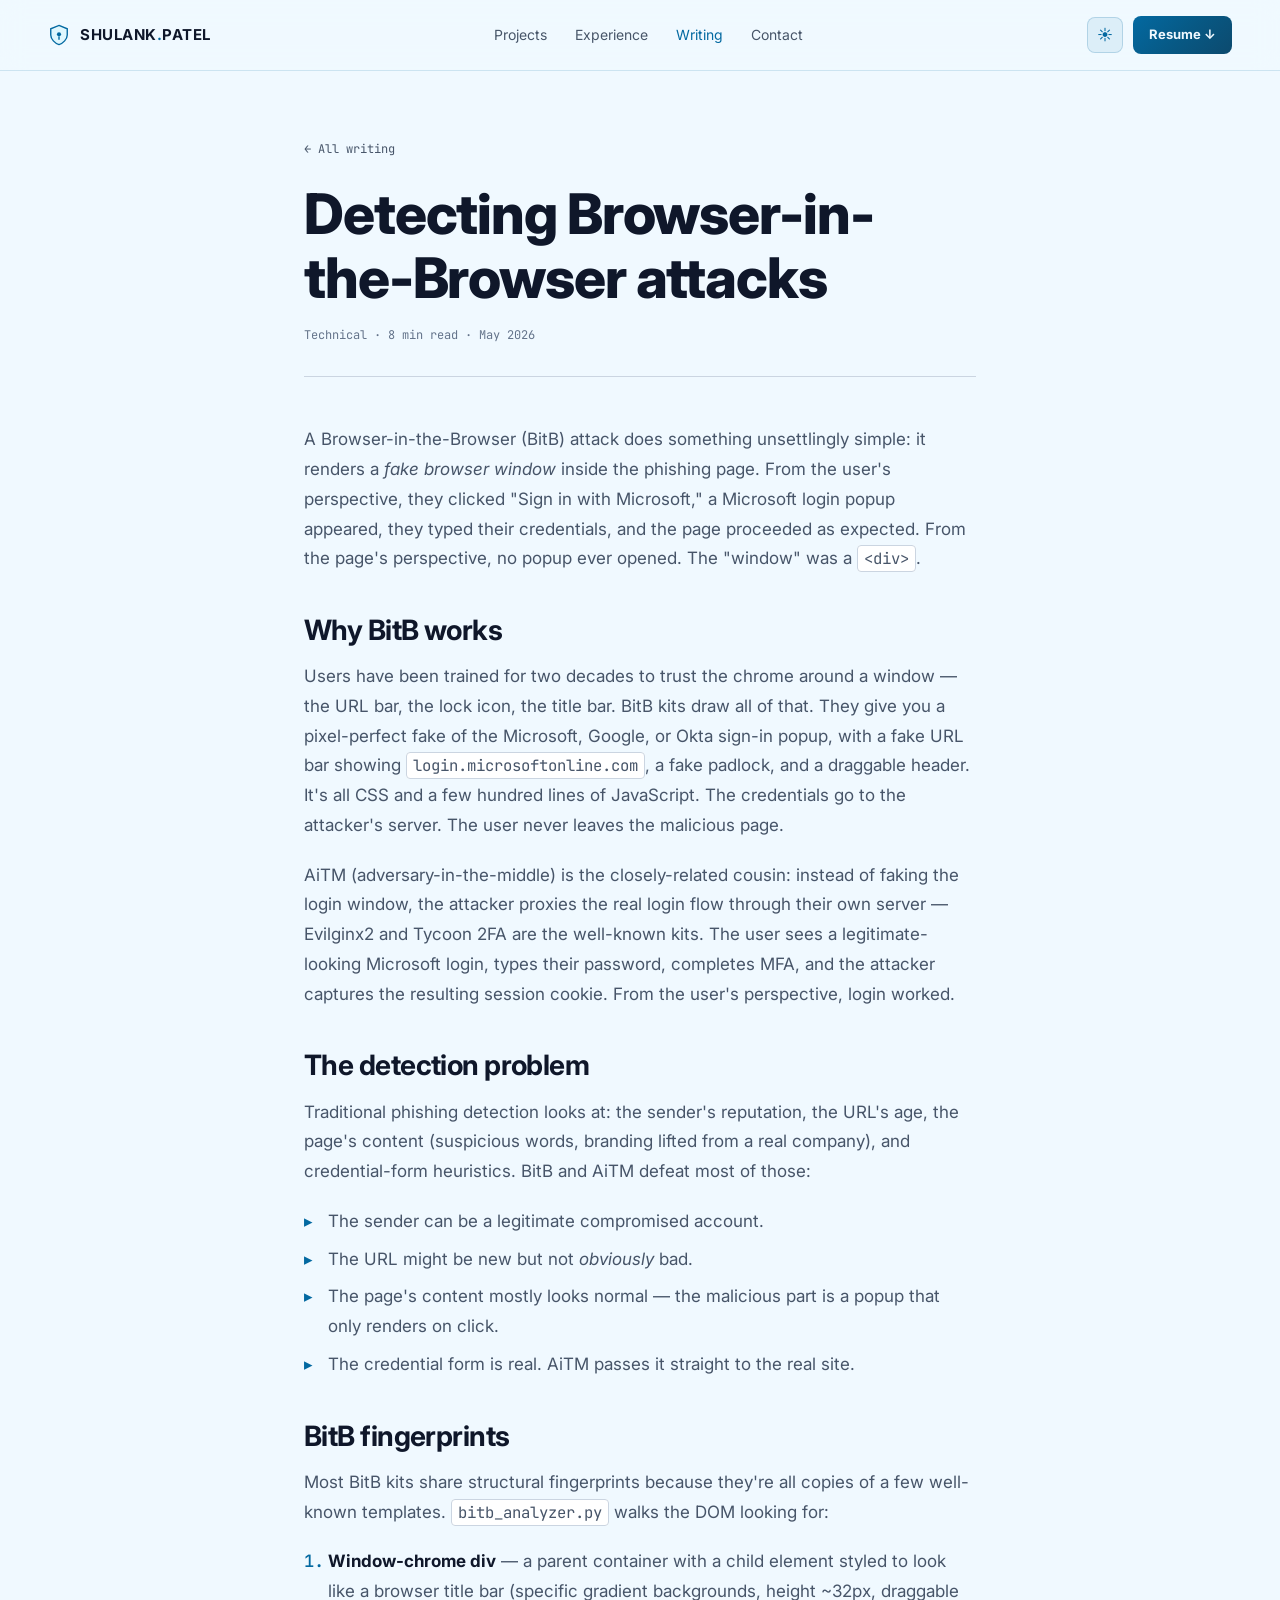
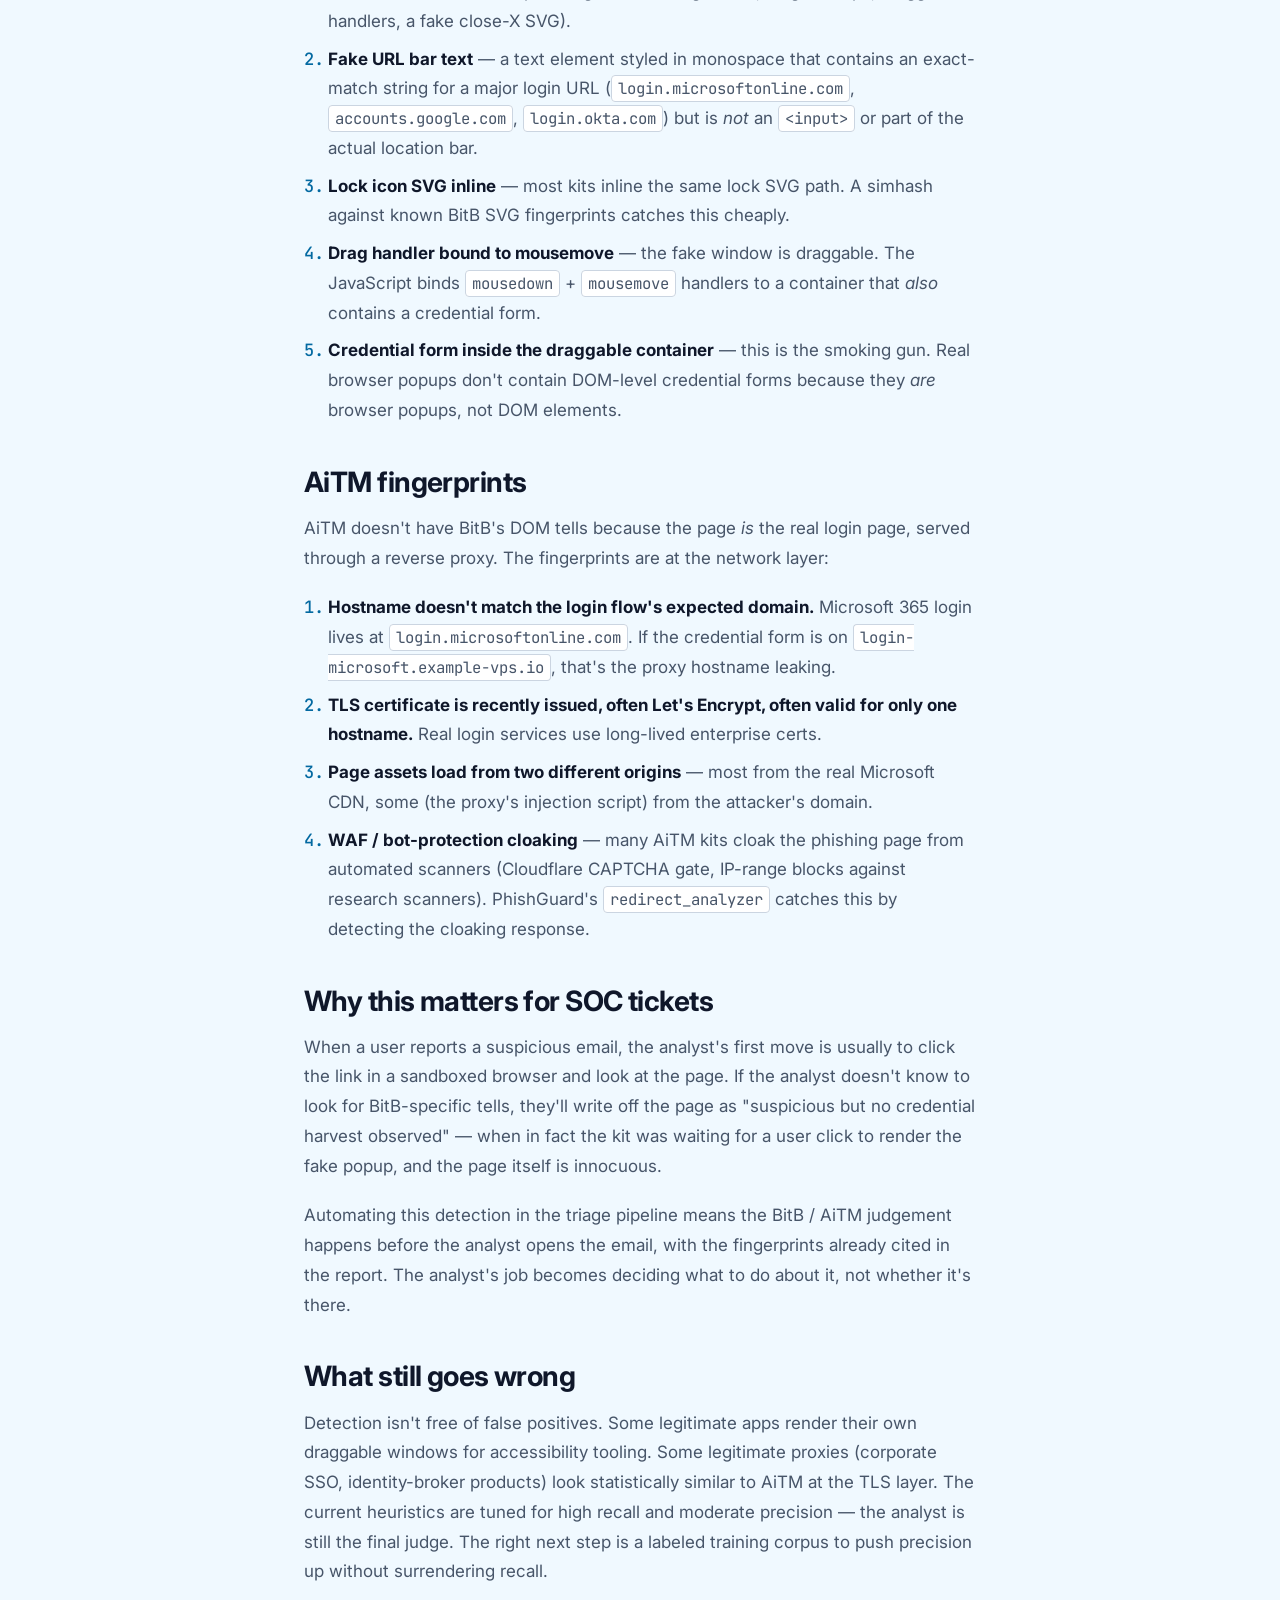
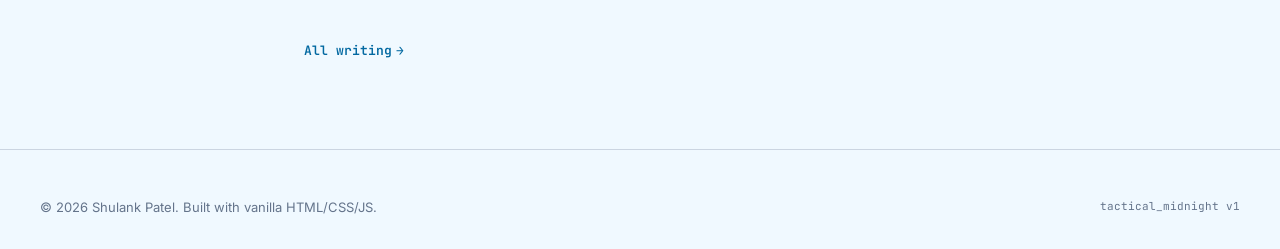
<file: blog/detecting-bitb-attacks.html>
<!DOCTYPE html>
<html lang="en" data-theme="dark">
<head>
  <meta charset="utf-8">
  <meta name="viewport" content="width=device-width, initial-scale=1">
  <title>Detecting Browser-in-the-Browser attacks — Shulank Patel</title>
  <meta name="description" content="How BitB and AiTM kits weaponize fake login windows — and the heuristics PhishGuard Pro uses to catch them.">
  <link rel="preconnect" href="https://fonts.googleapis.com">
  <link rel="preconnect" href="https://fonts.gstatic.com" crossorigin>
  <link href="https://fonts.googleapis.com/css2?family=Inter:wght@400;500;600;700;800&family=JetBrains+Mono:wght@400;500&display=swap" rel="stylesheet">
  <link rel="stylesheet" href="../assets/css/styles.css">
  <script src="../assets/js/main.js" defer></script>
</head>
<body>
  <a class="skip-link" href="#main">Skip to content</a>

  <nav class="nav" aria-label="Primary">
    <a href="../index.html" class="nav-logo">
      <svg width="22" height="22" viewBox="0 0 32 32" fill="none" aria-hidden="true">
        <path d="M16 2 L28 7 V16 C28 22 22 28 16 30 C10 28 4 22 4 16 V7 Z" stroke="currentColor" stroke-width="2" fill="rgba(34,211,238,0.08)"/>
        <circle cx="16" cy="15" r="3" fill="currentColor"/>
        <path d="M16 18 V23" stroke="currentColor" stroke-width="2"/>
      </svg>
      <span>SHULANK<span class="dot">.</span>PATEL</span>
    </a>
    <ul class="nav-links">
      <li><a href="../index.html#projects">Projects</a></li>
      <li><a href="../index.html#experience">Experience</a></li>
      <li><a href="index.html" aria-current="page">Writing</a></li>
      <li><a href="../index.html#contact">Contact</a></li>
    </ul>
    <div class="nav-cta">
      <button class="theme-toggle" data-theme-toggle aria-label="Toggle theme">☾</button>
      <a class="btn btn-primary" href="../assets/resume/Shulank_Patel_Resume.pdf" download>Resume ↓</a>
      <button class="nav-toggle" data-nav-toggle aria-label="Open menu" aria-expanded="false">☰</button>
    </div>
  </nav>

  <div class="mobile-drawer" data-mobile-drawer aria-hidden="true">
    <a href="../index.html#projects">Projects</a>
    <a href="../index.html#experience">Experience</a>
    <a href="index.html">Writing</a>
    <a href="../index.html#contact">Contact</a>
  </div>

  <main id="main">
    <article class="post">
      <header class="post-hero">
        <a class="case-back" href="index.html">← All writing</a>
        <h1>Detecting Browser-in-the-Browser attacks</h1>
        <div class="post-meta">Technical · 8 min read · May 2026</div>
      </header>

      <div class="post-body">
        <p>A Browser-in-the-Browser (BitB) attack does something unsettlingly simple: it renders a <em>fake browser window</em> inside the phishing page. From the user's perspective, they clicked "Sign in with Microsoft," a Microsoft login popup appeared, they typed their credentials, and the page proceeded as expected. From the page's perspective, no popup ever opened. The "window" was a <code>&lt;div&gt;</code>.</p>

        <h2>Why BitB works</h2>
        <p>Users have been trained for two decades to trust the chrome around a window — the URL bar, the lock icon, the title bar. BitB kits draw all of that. They give you a pixel-perfect fake of the Microsoft, Google, or Okta sign-in popup, with a fake URL bar showing <code>login.microsoftonline.com</code>, a fake padlock, and a draggable header. It's all CSS and a few hundred lines of JavaScript. The credentials go to the attacker's server. The user never leaves the malicious page.</p>
        <p>AiTM (adversary-in-the-middle) is the closely-related cousin: instead of faking the login window, the attacker proxies the real login flow through their own server — Evilginx2 and Tycoon 2FA are the well-known kits. The user sees a legitimate-looking Microsoft login, types their password, completes MFA, and the attacker captures the resulting session cookie. From the user's perspective, login worked.</p>

        <h2>The detection problem</h2>
        <p>Traditional phishing detection looks at: the sender's reputation, the URL's age, the page's content (suspicious words, branding lifted from a real company), and credential-form heuristics. BitB and AiTM defeat most of those:</p>
        <ul>
          <li>The sender can be a legitimate compromised account.</li>
          <li>The URL might be new but not <em>obviously</em> bad.</li>
          <li>The page's content mostly looks normal — the malicious part is a popup that only renders on click.</li>
          <li>The credential form is real. AiTM passes it straight to the real site.</li>
        </ul>

        <h2>BitB fingerprints</h2>
        <p>Most BitB kits share structural fingerprints because they're all copies of a few well-known templates. <code>bitb_analyzer.py</code> walks the DOM looking for:</p>
        <ol>
          <li><strong>Window-chrome div</strong> — a parent container with a child element styled to look like a browser title bar (specific gradient backgrounds, height ~32px, draggable handlers, a fake close-X SVG).</li>
          <li><strong>Fake URL bar text</strong> — a text element styled in monospace that contains an exact-match string for a major login URL (<code>login.microsoftonline.com</code>, <code>accounts.google.com</code>, <code>login.okta.com</code>) but is <em>not</em> an <code>&lt;input&gt;</code> or part of the actual location bar.</li>
          <li><strong>Lock icon SVG inline</strong> — most kits inline the same lock SVG path. A simhash against known BitB SVG fingerprints catches this cheaply.</li>
          <li><strong>Drag handler bound to mousemove</strong> — the fake window is draggable. The JavaScript binds <code>mousedown</code> + <code>mousemove</code> handlers to a container that <em>also</em> contains a credential form.</li>
          <li><strong>Credential form inside the draggable container</strong> — this is the smoking gun. Real browser popups don't contain DOM-level credential forms because they <em>are</em> browser popups, not DOM elements.</li>
        </ol>

        <h2>AiTM fingerprints</h2>
        <p>AiTM doesn't have BitB's DOM tells because the page <em>is</em> the real login page, served through a reverse proxy. The fingerprints are at the network layer:</p>
        <ol>
          <li><strong>Hostname doesn't match the login flow's expected domain.</strong> Microsoft 365 login lives at <code>login.microsoftonline.com</code>. If the credential form is on <code>login-microsoft.example-vps.io</code>, that's the proxy hostname leaking.</li>
          <li><strong>TLS certificate is recently issued, often Let's Encrypt, often valid for only one hostname.</strong> Real login services use long-lived enterprise certs.</li>
          <li><strong>Page assets load from two different origins</strong> — most from the real Microsoft CDN, some (the proxy's injection script) from the attacker's domain.</li>
          <li><strong>WAF / bot-protection cloaking</strong> — many AiTM kits cloak the phishing page from automated scanners (Cloudflare CAPTCHA gate, IP-range blocks against research scanners). PhishGuard's <code>redirect_analyzer</code> catches this by detecting the cloaking response.</li>
        </ol>

        <h2>Why this matters for SOC tickets</h2>
        <p>When a user reports a suspicious email, the analyst's first move is usually to click the link in a sandboxed browser and look at the page. If the analyst doesn't know to look for BitB-specific tells, they'll write off the page as "suspicious but no credential harvest observed" — when in fact the kit was waiting for a user click to render the fake popup, and the page itself is innocuous.</p>
        <p>Automating this detection in the triage pipeline means the BitB / AiTM judgement happens before the analyst opens the email, with the fingerprints already cited in the report. The analyst's job becomes deciding what to do about it, not whether it's there.</p>

        <h2>What still goes wrong</h2>
        <p>Detection isn't free of false positives. Some legitimate apps render their own draggable windows for accessibility tooling. Some legitimate proxies (corporate SSO, identity-broker products) look statistically similar to AiTM at the TLS layer. The current heuristics are tuned for high recall and moderate precision — the analyst is still the final judge. The right next step is a labeled training corpus to push precision up without surrendering recall.</p>

        <p style="margin-top:48px"><a href="index.html" class="project-link">All writing</a></p>
      </div>
    </article>
  </main>

  <footer class="footer">
    <div class="footer-row">
      <div>© 2026 Shulank Patel. Built with vanilla HTML/CSS/JS.</div>
      <div class="mono">tactical_midnight v1</div>
    </div>
  </footer>
</body>
</html>
</file>
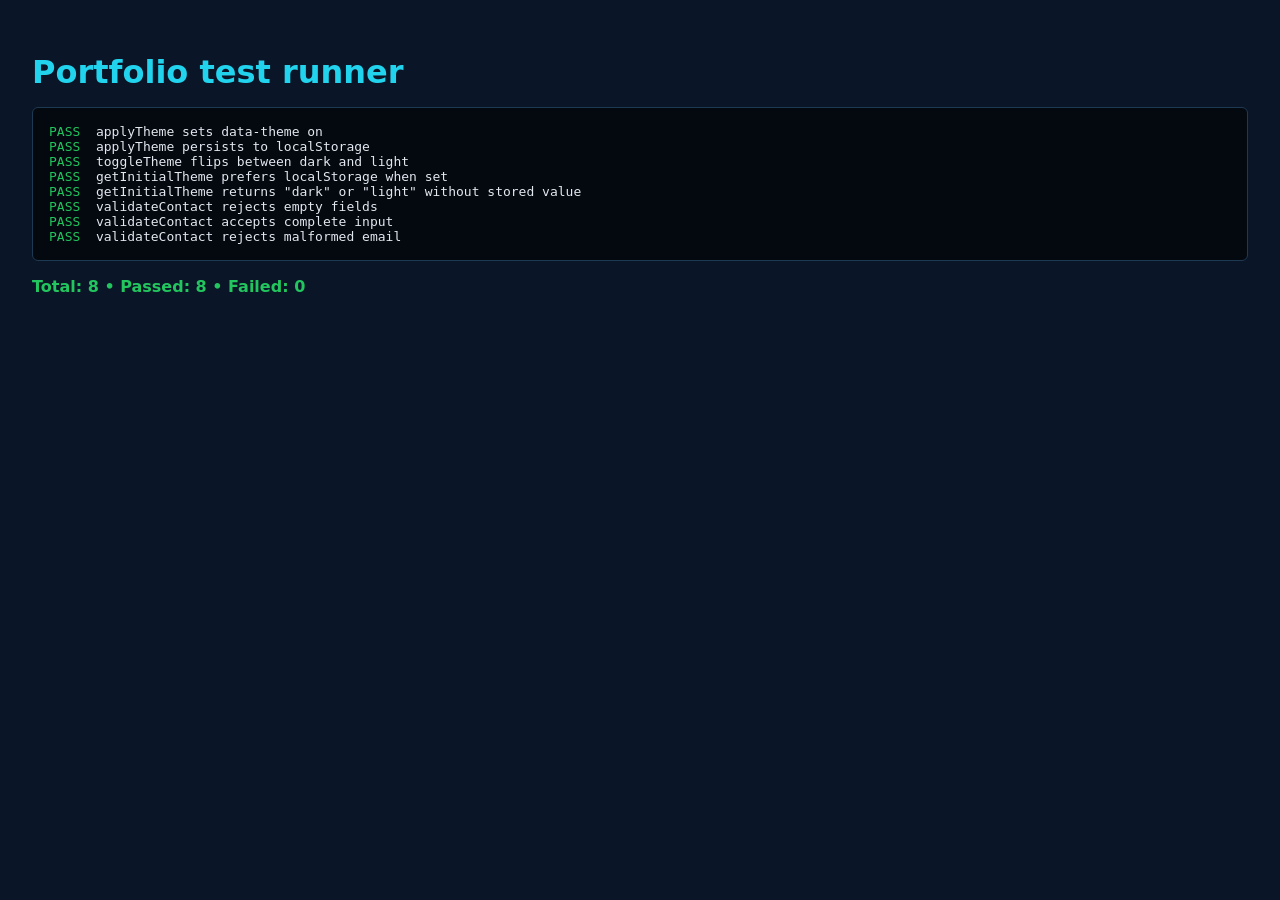
<file: tests/test-runner.html>
<!DOCTYPE html>
<html lang="en">
<head>
  <meta charset="utf-8">
  <title>Test Runner</title>
  <style>
    body { font-family: -apple-system, system-ui, monospace; padding: 24px; background: #0a1628; color: #e2e8f0; }
    h1 { color: #22d3ee; margin-bottom: 16px; }
    .pass { color: #22c55e; }
    .fail { color: #ef4444; }
    pre { white-space: pre-wrap; background: #04080f; padding: 16px; border-radius: 6px; border: 1px solid #1e3a52; }
    .summary { margin-top: 16px; font-weight: 600; }
  </style>
</head>
<body>
  <h1>Portfolio test runner</h1>
  <pre id="results"></pre>
  <div class="summary" id="summary"></div>

  <script src="../assets/js/main.js"></script>
  <script>
    const out = document.getElementById('results');
    const summary = document.getElementById('summary');
    let passed = 0, failed = 0;

    function test(name, fn) {
      try {
        fn();
        out.innerHTML += `<span class="pass">PASS</span>  ${name}\n`;
        passed++;
      } catch (e) {
        out.innerHTML += `<span class="fail">FAIL</span>  ${name}\n        ${e.message}\n`;
        failed++;
      }
    }
    function assertEq(a, b, label) {
      if (a !== b) throw new Error(`${label || ''} expected ${JSON.stringify(b)}, got ${JSON.stringify(a)}`);
    }
    function assertTrue(v, label) {
      if (!v) throw new Error(`${label || 'value'} expected truthy, got ${JSON.stringify(v)}`);
    }

    // === Theme module ===
    test('applyTheme sets data-theme on <html>', () => {
      PortfolioTheme.applyTheme('light');
      assertEq(document.documentElement.getAttribute('data-theme'), 'light');
      PortfolioTheme.applyTheme('dark');
      assertEq(document.documentElement.getAttribute('data-theme'), 'dark');
    });

    test('applyTheme persists to localStorage', () => {
      localStorage.removeItem('pg-theme');
      PortfolioTheme.applyTheme('light');
      assertEq(localStorage.getItem('pg-theme'), 'light');
      PortfolioTheme.applyTheme('dark');
      assertEq(localStorage.getItem('pg-theme'), 'dark');
    });

    test('toggleTheme flips between dark and light', () => {
      PortfolioTheme.applyTheme('dark');
      PortfolioTheme.toggleTheme();
      assertEq(document.documentElement.getAttribute('data-theme'), 'light');
      PortfolioTheme.toggleTheme();
      assertEq(document.documentElement.getAttribute('data-theme'), 'dark');
    });

    test('getInitialTheme prefers localStorage when set', () => {
      localStorage.setItem('pg-theme', 'light');
      assertEq(PortfolioTheme.getInitialTheme(), 'light');
      localStorage.setItem('pg-theme', 'dark');
      assertEq(PortfolioTheme.getInitialTheme(), 'dark');
      localStorage.removeItem('pg-theme');
    });

    test('getInitialTheme returns "dark" or "light" without stored value', () => {
      localStorage.removeItem('pg-theme');
      const t = PortfolioTheme.getInitialTheme();
      assertTrue(t === 'dark' || t === 'light', `getInitialTheme returned ${t}`);
    });

    // === Contact form ===
    test('validateContact rejects empty fields', () => {
      assertEq(PortfolioContact.validateContact({ name: '', email: 'a@b.com', message: 'hi' }).ok, false);
      assertEq(PortfolioContact.validateContact({ name: 'x', email: '', message: 'hi' }).ok, false);
      assertEq(PortfolioContact.validateContact({ name: 'x', email: 'a@b.com', message: '' }).ok, false);
    });

    test('validateContact accepts complete input', () => {
      assertEq(PortfolioContact.validateContact({ name: 'Jane', email: 'jane@example.com', message: 'Hi' }).ok, true);
    });

    test('validateContact rejects malformed email', () => {
      assertEq(PortfolioContact.validateContact({ name: 'x', email: 'not-an-email', message: 'hi' }).ok, false);
    });

    summary.textContent = `Total: ${passed + failed}  •  Passed: ${passed}  •  Failed: ${failed}`;
    summary.className = 'summary ' + (failed === 0 ? 'pass' : 'fail');
  </script>
</body>
</html>
</file>
<file: assets/css/styles.css>
/* ============================================================
   PORTFOLIO STYLESHEET — TACTICAL MIDNIGHT
   ============================================================
   1. Tokens (dark default, light variant)
   2. Reset & base
   3. Typography
   4. Layout primitives
   5. Components (added in later tasks)
   6. Sections (added in later tasks)
   7. Utilities
   8. Media queries (added in later tasks)
   ============================================================ */

/* ============ 1. TOKENS ============ */
:root {
  --bg-deep: #04080f;
  --bg-surface: #0a1628;
  --bg-card: #0f1e36;
  --border: #1e3a52;
  --text-primary: #e2e8f0;
  --text-muted: #94a3b8;
  --text-dim: #64748b;
  --primary: #22d3ee;
  --primary-deep: #0ea5e9;
  --accent: #f97316;
  --gradient: linear-gradient(135deg, #22d3ee 0%, #0ea5e9 50%, #0284c7 100%);

  --font-ui: 'Inter', -apple-system, BlinkMacSystemFont, system-ui, sans-serif;
  --font-mono: 'JetBrains Mono', 'SF Mono', Menlo, monospace;

  --radius-sm: 6px;
  --radius-md: 8px;
  --radius-lg: 12px;

  --shadow-sm: 0 1px 2px rgba(0, 0, 0, 0.3);
  --shadow-md: 0 4px 12px rgba(0, 0, 0, 0.4);
  --shadow-glow: 0 0 24px rgba(34, 211, 238, 0.15);

  --ease: cubic-bezier(0.4, 0, 0.2, 1);
  --max-width: 1200px;
}

[data-theme="light"] {
  --bg-deep: #f0f9ff;
  --bg-surface: #ffffff;
  --bg-card: #ffffff;
  --border: #cbd5e1;
  --text-primary: #0f172a;
  --text-muted: #475569;
  --text-dim: #64748b;
  --primary: #0369a1;
  --primary-deep: #075985;
  --accent: #ea580c;
  --gradient: linear-gradient(135deg, #0369a1 0%, #075985 50%, #0c4a6e 100%);
  --shadow-glow: 0 0 24px rgba(3, 105, 161, 0.15);
}

/* ============ 2. RESET ============ */
*, *::before, *::after { box-sizing: border-box; margin: 0; padding: 0; }
html { scroll-behavior: smooth; }
body {
  font-family: var(--font-ui);
  background: var(--bg-deep);
  color: var(--text-primary);
  line-height: 1.5;
  -webkit-font-smoothing: antialiased;
  -moz-osx-font-smoothing: grayscale;
  min-height: 100vh;
  overflow-x: hidden;
}
img, svg { max-width: 100%; display: block; }
a { color: var(--primary); text-decoration: none; transition: color 0.2s var(--ease); }
a:hover { color: var(--accent); }
button { font: inherit; cursor: pointer; background: none; border: none; color: inherit; }
ul, ol { list-style: none; }
input, textarea { font: inherit; color: inherit; background: transparent; border: none; }
:focus-visible { outline: 2px solid var(--primary); outline-offset: 2px; border-radius: var(--radius-sm); }

/* ============ 3. TYPOGRAPHY ============ */
h1, h2, h3, h4 { font-weight: 700; line-height: 1.15; letter-spacing: -0.02em; }
h1 { font-size: clamp(48px, 7vw, 72px); font-weight: 800; }
h2 { font-size: clamp(32px, 4vw, 48px); }
h3 { font-size: clamp(20px, 2.5vw, 28px); }
h4 { font-size: 18px; }
p { color: var(--text-muted); }
code, .mono { font-family: var(--font-mono); }

.section-label {
  font-family: var(--font-mono);
  font-size: 11px;
  letter-spacing: 2px;
  color: var(--primary);
  text-transform: uppercase;
  margin-bottom: 16px;
  display: inline-flex;
  align-items: center;
  gap: 10px;
}
.section-label::before {
  content: "";
  display: inline-block;
  width: 7px;
  height: 7px;
  border-radius: 50%;
  background: var(--primary);
  box-shadow: 0 0 10px var(--primary);
}

.subtitle { font-size: 18px; color: var(--text-muted); }

/* --- About --- */
.about p {
  font-size: clamp(18px, 2vw, 22px);
  color: var(--text-muted);
  max-width: 760px;
  line-height: 1.6;
}
.about p strong { color: var(--text-primary); }

/* --- Project grid --- */
.projects-grid {
  display: grid;
  grid-template-columns: 1fr;
  gap: 20px;
}
@media (min-width: 768px) { .projects-grid { grid-template-columns: repeat(2, 1fr); } }
@media (min-width: 1024px) { .projects-grid { grid-template-columns: repeat(3, 1fr); } }

.project-card {
  display: flex;
  flex-direction: column;
  padding: 24px;
  background: var(--bg-card);
  border: 1px solid var(--border);
  border-radius: var(--radius-lg);
  transition: transform 0.2s var(--ease), border-color 0.2s var(--ease), box-shadow 0.2s var(--ease);
  position: relative;
  overflow: hidden;
}
.project-card:hover {
  transform: translateY(-2px);
  border-color: var(--primary);
  box-shadow: var(--shadow-glow);
}
.project-card.featured {
  grid-column: 1 / -1;
  display: grid;
  grid-template-columns: 1fr;
  gap: 24px;
  padding: 28px;
}
@media (min-width: 768px) { .project-card.featured { grid-template-columns: 1.2fr 1fr; } }
@media (min-width: 1024px) { .project-card.featured { grid-column: 1 / -1; } }

.project-thumb {
  background: linear-gradient(135deg, color-mix(in srgb, var(--primary) 15%, var(--bg-deep)) 0%, var(--bg-deep) 100%);
  border-radius: var(--radius-md);
  aspect-ratio: 16 / 9;
  display: flex;
  align-items: center;
  justify-content: center;
  color: var(--primary);
  font-family: var(--font-mono);
  font-size: 13px;
  letter-spacing: 2px;
  margin-bottom: 16px;
  border: 1px solid var(--border);
}
.project-card.featured .project-thumb {
  margin-bottom: 0;
  aspect-ratio: auto;
  min-height: 200px;
}
.project-card h3 { margin-bottom: 8px; color: var(--text-primary); }
.project-card .project-desc {
  color: var(--text-muted);
  font-size: 14px;
  margin-bottom: 16px;
  line-height: 1.55;
  flex: 1;
}
.tag-row { display: flex; flex-wrap: wrap; gap: 6px; margin-bottom: 16px; }
.tag {
  font-family: var(--font-mono);
  font-size: 11px;
  padding: 4px 10px;
  border: 1px solid color-mix(in srgb, var(--primary) 30%, transparent);
  border-radius: 100px;
  color: var(--primary);
  background: color-mix(in srgb, var(--primary) 5%, transparent);
}
.project-link {
  font-family: var(--font-mono);
  font-size: 13px;
  font-weight: 600;
  color: var(--primary);
  display: inline-flex;
  align-items: center;
  gap: 4px;
}
.project-link::after { content: "→"; transition: transform 0.2s var(--ease); }
.project-card:hover .project-link::after { transform: translateX(4px); }

/* ============ 4. LAYOUT ============ */
.container { width: 100%; max-width: var(--max-width); margin: 0 auto; padding: 0 24px; }
@media (min-width: 768px) { .container { padding: 0 48px; } }
@media (min-width: 1024px) { .container { padding: 0 72px; } }

section { padding: 96px 0; position: relative; }
section + section { border-top: 1px solid rgba(30, 58, 82, 0.4); }
[data-theme="light"] section + section { border-top-color: rgba(203, 213, 225, 0.5); }

/* Skip link */
.skip-link {
  position: absolute; top: -40px; left: 0;
  background: var(--primary); color: var(--bg-deep);
  padding: 8px 16px; font-weight: 600; z-index: 100;
  transition: top 0.2s var(--ease);
}
.skip-link:focus { top: 0; }

/* Utilities */
.sr-only {
  position: absolute; width: 1px; height: 1px;
  padding: 0; margin: -1px; overflow: hidden;
  clip: rect(0, 0, 0, 0); border: 0;
}

/* Reduced motion */
@media (prefers-reduced-motion: reduce) {
  *, *::before, *::after {
    animation-duration: 0.01ms !important;
    animation-iteration-count: 1 !important;
    transition-duration: 0.01ms !important;
    scroll-behavior: auto !important;
  }
}

/* ============ 5. COMPONENTS ============ */

/* --- Nav --- */
.nav {
  position: sticky;
  top: 0;
  z-index: 50;
  display: flex;
  align-items: center;
  justify-content: space-between;
  padding: 14px 24px;
  background: color-mix(in srgb, var(--bg-deep) 70%, transparent);
  backdrop-filter: blur(12px);
  -webkit-backdrop-filter: blur(12px);
  border-bottom: 1px solid color-mix(in srgb, var(--primary) 15%, transparent);
}
@media (min-width: 768px) { .nav { padding: 16px 48px; } }

.nav-logo {
  display: flex;
  align-items: center;
  gap: 10px;
  font-weight: 700;
  font-size: 15px;
  letter-spacing: 0.5px;
  color: var(--text-primary);
}
.nav-logo svg { color: var(--primary); }
.nav-logo .dot { color: var(--primary); }

.nav-links {
  display: none;
  gap: 28px;
  font-size: 14px;
}
@media (min-width: 1024px) {
  .nav-links { display: flex; }
}
.nav-links a { color: var(--text-muted); }
.nav-links a:hover, .nav-links a[aria-current="page"] { color: var(--primary); }

.nav-cta {
  display: flex;
  gap: 10px;
  align-items: center;
}

.theme-toggle {
  width: 36px; height: 36px;
  border-radius: var(--radius-md);
  background: color-mix(in srgb, var(--primary) 8%, transparent);
  border: 1px solid color-mix(in srgb, var(--primary) 20%, transparent);
  color: var(--primary);
  display: flex; align-items: center; justify-content: center;
  font-size: 15px;
  transition: background 0.2s var(--ease);
}
.theme-toggle:hover { background: color-mix(in srgb, var(--primary) 18%, transparent); }

.btn {
  font-size: 13px;
  font-weight: 600;
  padding: 9px 16px;
  border-radius: var(--radius-md);
  display: inline-flex;
  align-items: center;
  gap: 6px;
  transition: transform 0.15s var(--ease), box-shadow 0.2s var(--ease);
  border: none;
  white-space: nowrap;
}
.btn:hover { transform: translateY(-1px); }
.btn-primary {
  background: var(--gradient);
  color: var(--bg-deep);
  font-weight: 700;
}
.btn-primary:hover { box-shadow: var(--shadow-glow); color: var(--bg-deep); }
.btn-secondary {
  background: transparent;
  border: 1px solid var(--primary);
  color: var(--primary);
}
.btn-secondary:hover { background: color-mix(in srgb, var(--primary) 10%, transparent); }
.btn-lg { padding: 13px 22px; font-size: 14px; }

/* Mobile nav drawer */
.nav-toggle {
  display: flex;
  width: 36px; height: 36px;
  align-items: center;
  justify-content: center;
  color: var(--text-primary);
  font-size: 20px;
}
@media (min-width: 1024px) { .nav-toggle { display: none; } }

.mobile-drawer {
  display: none;
  position: fixed;
  inset: 64px 0 0 0;
  background: var(--bg-deep);
  z-index: 40;
  padding: 32px 24px;
  flex-direction: column;
  gap: 24px;
}
.mobile-drawer.open { display: flex; }
.mobile-drawer a {
  color: var(--text-primary);
  font-size: 22px;
  font-weight: 600;
}

/* --- Footer --- */
.footer {
  padding: 48px 24px 32px;
  border-top: 1px solid var(--border);
  display: flex;
  flex-direction: column;
  gap: 16px;
  font-size: 13px;
  color: var(--text-dim);
}
.footer-row {
  display: flex;
  justify-content: space-between;
  flex-wrap: wrap;
  gap: 16px;
  max-width: var(--max-width);
  width: 100%;
  margin: 0 auto;
}
.footer-row a { color: var(--text-muted); }
.footer-row a:hover { color: var(--primary); }
.footer .mono { font-family: var(--font-mono); font-size: 11px; }

/* --- Hero --- */
.hero {
  position: relative;
  padding: 80px 0 64px;
  overflow: hidden;
  background:
    radial-gradient(circle at 80% 20%, color-mix(in srgb, var(--primary) 12%, transparent) 0%, transparent 50%),
    radial-gradient(circle at 20% 80%, color-mix(in srgb, var(--accent) 8%, transparent) 0%, transparent 50%),
    var(--bg-deep);
}
.hero canvas {
  position: absolute;
  inset: 0;
  width: 100%;
  height: 100%;
  z-index: 1;
}
.hero-inner {
  position: relative;
  z-index: 2;
  max-width: var(--max-width);
  margin: 0 auto;
  padding: 0 24px;
}
@media (min-width: 768px) { .hero-inner { padding: 0 48px; } }
@media (min-width: 1024px) { .hero-inner { padding: 0 72px; } }

.status-pill {
  display: inline-flex;
  align-items: center;
  gap: 8px;
  padding: 6px 14px;
  background: color-mix(in srgb, var(--accent) 10%, transparent);
  border: 1px solid color-mix(in srgb, var(--accent) 30%, transparent);
  border-radius: 100px;
  font-family: var(--font-mono);
  font-size: 11px;
  letter-spacing: 1.5px;
  color: var(--accent);
  text-transform: uppercase;
  margin-bottom: 28px;
}
.status-dot {
  width: 8px; height: 8px;
  background: var(--accent);
  border-radius: 50%;
  box-shadow: 0 0 8px var(--accent);
  animation: pulse 2s ease-in-out infinite;
}
@keyframes pulse {
  0%, 100% { opacity: 1; }
  50% { opacity: 0.5; }
}

.hero-prompt {
  font-family: var(--font-mono);
  font-size: 13px;
  color: var(--primary);
  margin-bottom: 16px;
  opacity: 0.85;
}
.hero-prompt .caret { animation: blink 1.2s infinite; }
@keyframes blink { 0%, 49% { opacity: 1; } 50%, 100% { opacity: 0; } }

.hero h1 {
  color: var(--text-primary);
  margin-bottom: 20px;
  background: linear-gradient(180deg, var(--text-primary) 0%, var(--text-muted) 100%);
  -webkit-background-clip: text;
  background-clip: text;
  -webkit-text-fill-color: transparent;
}
.hero h1 .accent {
  color: var(--primary);
  background: var(--gradient);
  -webkit-background-clip: text;
  background-clip: text;
  -webkit-text-fill-color: transparent;
}

.hero-tagline { font-size: clamp(18px, 2.2vw, 22px); color: var(--text-muted); margin-bottom: 16px; max-width: 720px; }
.hero-tagline strong { color: var(--text-primary); font-weight: 600; }

.hero-location {
  font-family: var(--font-mono);
  font-size: 12px;
  color: var(--text-dim);
  margin-bottom: 36px;
  display: flex;
  align-items: center;
  gap: 8px;
}

.hero-cta { display: flex; flex-wrap: wrap; gap: 14px; margin-bottom: 56px; }

.stats {
  display: grid;
  grid-template-columns: repeat(2, 1fr);
  gap: 14px;
  max-width: 900px;
}
@media (min-width: 768px) { .stats { grid-template-columns: repeat(4, 1fr); } }

.stat {
  padding: 18px 16px;
  background: color-mix(in srgb, var(--bg-card) 60%, transparent);
  backdrop-filter: blur(10px);
  -webkit-backdrop-filter: blur(10px);
  border: 1px solid var(--border);
  border-left: 2px solid var(--primary);
  border-radius: var(--radius-sm);
}
.stat.accent { border-left-color: var(--accent); }
.stat-label {
  font-family: var(--font-mono);
  font-size: 10px;
  letter-spacing: 1.5px;
  color: var(--text-dim);
  text-transform: uppercase;
  margin-bottom: 6px;
}
.stat-value {
  font-size: clamp(24px, 3vw, 32px);
  font-weight: 800;
  color: var(--primary);
  letter-spacing: -0.02em;
  line-height: 1;
  margin-bottom: 4px;
}
.stat.accent .stat-value { color: var(--accent); }
.stat-desc { font-size: 11px; color: var(--text-muted); }

/* --- Experience timeline --- */
.timeline { position: relative; padding-left: 24px; }
.timeline::before {
  content: "";
  position: absolute;
  left: 8px; top: 6px; bottom: 6px;
  width: 1px;
  background: linear-gradient(180deg, var(--primary) 0%, transparent 100%);
}
.timeline-item { position: relative; padding-bottom: 36px; }
.timeline-item:last-child { padding-bottom: 0; }
.timeline-item::before {
  content: "";
  position: absolute;
  left: -20px; top: 8px;
  width: 9px; height: 9px;
  border-radius: 50%;
  background: var(--primary);
  box-shadow: 0 0 8px var(--primary);
}
.timeline-item h3 { font-size: 20px; margin-bottom: 4px; }
.timeline-item .role-meta {
  font-family: var(--font-mono);
  font-size: 12px;
  color: var(--text-dim);
  margin-bottom: 12px;
  display: flex; flex-wrap: wrap; gap: 12px;
}
.timeline-item .role-meta .company { color: var(--accent); font-weight: 500; }
.timeline-item ul { margin-top: 8px; }
.timeline-item li {
  font-size: 14px;
  color: var(--text-muted);
  padding: 4px 0 4px 18px;
  position: relative;
  line-height: 1.55;
}
.timeline-item li::before {
  content: "▸";
  position: absolute;
  left: 0;
  color: var(--primary);
}

/* --- Skills --- */
.skills-grid {
  display: grid;
  grid-template-columns: 1fr;
  gap: 24px;
}
@media (min-width: 640px) { .skills-grid { grid-template-columns: repeat(2, 1fr); } }
@media (min-width: 1024px) { .skills-grid { grid-template-columns: repeat(4, 1fr); } }
.skill-group h4 {
  font-family: var(--font-mono);
  font-size: 11px;
  letter-spacing: 1.5px;
  text-transform: uppercase;
  color: var(--primary);
  margin-bottom: 14px;
}
.skill-group .tag-row { gap: 6px; }

/* --- Edu/Cert --- */
/* --- Certifications --- */
.cert-grid {
  display: grid;
  grid-template-columns: 1fr;
  gap: 20px;
}
@media (min-width: 768px) { .cert-grid { grid-template-columns: 1fr 1fr; } }

.cert-card {
  display: flex;
  flex-direction: column;
  gap: 18px;
  padding: 28px 26px;
  background: var(--bg-card);
  border: 1px solid var(--border);
  border-radius: var(--radius-lg);
  transition: border-color 0.2s var(--ease), box-shadow 0.2s var(--ease);
}
.cert-card:hover {
  border-color: var(--primary);
  box-shadow: var(--shadow-glow);
}
.cert-card--featured {
  border-color: rgba(196,18,48,0.35);
}
.cert-card--featured:hover { border-color: rgba(196,18,48,0.7); box-shadow: 0 0 0 1px rgba(196,18,48,0.2), 0 8px 32px rgba(196,18,48,0.12); }

/* Issuer logos arrive in three different shapes — CySA+ is a circle on
   transparency, Security+ a white square, TryHackMe a wide transparent
   wordmark whose text is black. A shared white plate is what makes them
   read as one set, and it is what keeps the TryHackMe text legible on a
   dark card. Each logo is centred at its own aspect ratio inside it. */
.cert-badge {
  flex-shrink: 0;
  align-self: flex-start;
  display: inline-flex;
  align-items: center;
  justify-content: center;
  height: 112px;
  padding: 12px 16px;
  background: #fff;
  border-radius: 14px;
}
/* The TryHackMe wordmark is 500x281, the smallest source of the three.
   Capping the plate at 112px on phones keeps it inside 3x-retina
   resolution; desktops are 2x at most, so the logo can go larger there. */
@media (min-width: 768px) {
  .cert-badge { height: 132px; padding: 14px 18px; }
}
/* A square mark at the same height as a wide wordmark carries roughly
   half the visual area, so the CompTIA badges read as small next to
   TryHackMe. Giving them a taller plate matches the two by area instead
   of by height; their sources are 601px and 1200px, so there is ample
   resolution for it. */
.cert-badge--square { height: 140px; }
@media (min-width: 768px) {
  .cert-badge--square { height: 168px; }
}
.cert-badge img {
  display: block;
  max-width: 100%;
  max-height: 100%;
  width: auto;
  height: auto;
  object-fit: contain;
}

.cert-card-body { flex: 1; min-width: 0; display: flex; flex-direction: column; }
.cert-card-body .tag-row { margin-top: auto; margin-bottom: 0; padding-top: 4px; }

.cert-card-top {
  display: flex;
  align-items: flex-start;
  justify-content: space-between;
  gap: 12px;
  margin-bottom: 10px;
}
.cert-title { font-size: 18px; color: var(--text-primary); margin-bottom: 4px; font-weight: 600; }
.cert-issuer {
  font-family: var(--font-mono);
  font-size: 12px;
  color: var(--accent);
  margin-bottom: 12px;
}
.cert-issuer a {
  color: inherit;
  border-bottom: 1px solid color-mix(in srgb, var(--accent) 40%, transparent);
}
.cert-issuer a:hover { border-bottom-color: var(--accent); }
.cert-status {
  font-family: var(--font-mono);
  font-size: 11px;
  padding: 4px 10px;
  border-radius: 100px;
  white-space: nowrap;
  flex-shrink: 0;
}
.cert-status--active {
  background: rgba(34,197,94,0.10);
  border: 1px solid rgba(34,197,94,0.30);
  color: #22c55e;
}
.cert-desc {
  font-size: 14px;
  color: var(--text-muted);
  line-height: 1.55;
  margin-bottom: 14px;
}

/* --- Education --- */
.edu-list { display: flex; flex-direction: column; }
.edu-item {
  padding: 16px 0;
  border-bottom: 1px solid var(--border);
}
.edu-item:last-child { border-bottom: none; }
.edu-item h4 { font-size: 16px; margin-bottom: 4px; color: var(--text-primary); }
.edu-item .school {
  font-family: var(--font-mono);
  font-size: 12px;
  color: var(--accent);
  margin-bottom: 4px;
}
.edu-item .dates {
  font-size: 13px;
  color: var(--text-muted);
  line-height: 1.5;
}

/* --- Writing teaser --- */
.writing-grid {
  display: grid;
  grid-template-columns: 1fr;
  gap: 16px;
}
@media (min-width: 768px) { .writing-grid { grid-template-columns: repeat(3, 1fr); } }
.post-card {
  padding: 20px;
  background: var(--bg-card);
  border: 1px solid var(--border);
  border-radius: var(--radius-md);
  transition: transform 0.2s var(--ease), border-color 0.2s var(--ease);
  display: flex;
  flex-direction: column;
}
.post-card:hover { transform: translateY(-2px); border-color: var(--primary); }
.post-card .post-meta {
  font-family: var(--font-mono);
  font-size: 11px;
  letter-spacing: 1px;
  color: var(--text-dim);
  text-transform: uppercase;
  margin-bottom: 8px;
}
.post-card h4 { font-size: 17px; margin-bottom: 8px; color: var(--text-primary); }
.post-card p { font-size: 13px; color: var(--text-muted); flex: 1; }
.post-card a { color: var(--primary); font-family: var(--font-mono); font-size: 12px; margin-top: 14px; }

/* --- Contact --- */
.contact-grid {
  display: grid;
  grid-template-columns: 1fr;
  gap: 32px;
}
@media (min-width: 768px) { .contact-grid { grid-template-columns: 1.2fr 1fr; gap: 48px; } }

.contact-form { display: flex; flex-direction: column; gap: 14px; }
.contact-form label {
  font-family: var(--font-mono);
  font-size: 11px;
  letter-spacing: 1.5px;
  text-transform: uppercase;
  color: var(--text-dim);
}
.contact-form input,
.contact-form textarea {
  background: var(--bg-surface);
  border: 1px solid var(--border);
  border-radius: var(--radius-sm);
  padding: 12px 14px;
  font-size: 15px;
  color: var(--text-primary);
  transition: border-color 0.2s var(--ease);
  width: 100%;
}
.contact-form input:focus,
.contact-form textarea:focus {
  border-color: var(--primary);
  outline: none;
}
.contact-form textarea { min-height: 140px; resize: vertical; font-family: var(--font-ui); }
.contact-error {
  font-family: var(--font-mono);
  font-size: 12px;
  color: var(--accent);
}
.contact-success {
  font-family: var(--font-mono);
  font-size: 12px;
  color: var(--primary);
  padding: 10px 12px;
  background: color-mix(in srgb, var(--primary) 8%, transparent);
  border: 1px solid color-mix(in srgb, var(--primary) 30%, transparent);
  border-radius: var(--radius-sm);
}
.contact-direct h3 { font-size: 18px; margin-bottom: 16px; }
.contact-direct ul li {
  padding: 10px 0;
  border-bottom: 1px solid var(--border);
  display: flex;
  gap: 12px;
  align-items: center;
  font-size: 14px;
}
.contact-direct ul li:last-child { border-bottom: none; }
.contact-direct .icon {
  width: 32px; height: 32px;
  border-radius: var(--radius-sm);
  background: color-mix(in srgb, var(--primary) 10%, transparent);
  display: flex; align-items: center; justify-content: center;
  color: var(--primary);
  flex-shrink: 0;
}

/* ============ 6. CASE STUDY ============ */
.case-header {
  padding: 64px 0 32px;
}
.case-back {
  font-family: var(--font-mono);
  font-size: 12px;
  color: var(--text-muted);
  margin-bottom: 24px;
  display: inline-flex;
  align-items: center;
  gap: 6px;
}
.case-back:hover { color: var(--primary); }
.case-tagline { font-size: clamp(18px, 2vw, 22px); color: var(--text-muted); margin-bottom: 20px; max-width: 720px; }

.pipeline {
  display: flex;
  flex-direction: column;
  gap: 10px;
  margin-top: 24px;
}
.phase {
  padding: 14px 16px;
  background: var(--bg-card);
  border: 1px solid var(--border);
  border-left: 2px solid var(--primary);
  border-radius: var(--radius-sm);
  position: relative;
  display: grid;
  grid-template-columns: minmax(0, 1fr);
  row-gap: 8px;
}
@media (min-width: 768px) {
  .phase {
    grid-template-columns: 148px minmax(0, 1fr);
    grid-template-rows: auto auto;
    column-gap: 24px;
    row-gap: 2px;
    padding: 16px 18px;
  }
  .phase .phase-num { grid-column: 1; grid-row: 1; align-self: end; }
  .phase h4         { grid-column: 1; grid-row: 2; align-self: start; }
  .phase ul         { grid-column: 2; grid-row: 1 / span 2; align-self: center; }
}
.phase .phase-num {
  font-family: var(--font-mono);
  font-size: 10px;
  letter-spacing: 1.5px;
  color: var(--primary);
  text-transform: uppercase;
}
.phase h4 { font-size: 14px; }
.phase ul {
  display: flex;
  flex-wrap: wrap;
  gap: 6px;
}
.phase li {
  font-family: var(--font-mono);
  font-size: 11px;
  line-height: 1.5;
  padding: 3px 10px;
  border: 1px solid color-mix(in srgb, var(--primary) 16%, transparent);
  border-radius: 100px;
  background: color-mix(in srgb, var(--primary) 4%, transparent);
  color: var(--text-muted);
  white-space: nowrap;
}

.module-card {
  padding: 20px;
  background: var(--bg-card);
  border: 1px solid var(--border);
  border-radius: var(--radius-md);
}
.module-card .module-name {
  font-family: var(--font-mono);
  font-size: 13px;
  color: var(--primary);
  margin-bottom: 8px;
  font-weight: 500;
}
.module-card h4 { font-size: 17px; margin-bottom: 8px; }
.module-card p { font-size: 14px; color: var(--text-muted); line-height: 1.55; }

.module-grid {
  display: grid;
  grid-template-columns: 1fr;
  gap: 14px;
}
@media (min-width: 768px) { .module-grid { grid-template-columns: repeat(2, 1fr); } }

.prose p { margin-bottom: 16px; font-size: 16px; line-height: 1.7; color: var(--text-muted); max-width: 760px; }
.prose p strong { color: var(--text-primary); }

.lessons {
  list-style: none;
  padding: 0;
  display: grid;
  gap: 12px;
}
.lessons li {
  padding: 14px 18px;
  background: var(--bg-card);
  border-left: 2px solid var(--accent);
  border-radius: var(--radius-sm);
  font-size: 14px;
  color: var(--text-muted);
  line-height: 1.55;
}
.lessons li strong { color: var(--text-primary); }

/* ============ 7. BLOG ============ */
.blog-grid {
  display: grid;
  grid-template-columns: 1fr;
  gap: 16px;
  margin-top: 32px;
}
@media (min-width: 768px) { .blog-grid { grid-template-columns: repeat(2, 1fr); } }

.blog-card {
  padding: 24px;
  background: var(--bg-card);
  border: 1px solid var(--border);
  border-radius: var(--radius-md);
  transition: transform 0.2s var(--ease), border-color 0.2s var(--ease);
}
.blog-card:hover { transform: translateY(-2px); border-color: var(--primary); }
.blog-card h3 { font-size: 22px; margin-bottom: 8px; }
.blog-card .post-meta { margin-bottom: 12px; }
.blog-card p { color: var(--text-muted); font-size: 15px; line-height: 1.55; margin-bottom: 14px; }

.post {
  max-width: 720px;
  margin: 0 auto;
  padding: 64px 24px;
}
.post .post-hero {
  margin-bottom: 48px;
  padding-bottom: 32px;
  border-bottom: 1px solid var(--border);
}
.post h1 { font-size: clamp(36px, 5vw, 56px); margin-bottom: 16px; }
.post .post-meta { font-family: var(--font-mono); font-size: 12px; color: var(--text-dim); }
.post-body p, .post-body ul, .post-body ol, .post-body pre {
  margin-bottom: 20px;
  font-size: 17px;
  line-height: 1.75;
  color: var(--text-muted);
}
.post-body h2 { font-size: 28px; margin: 40px 0 16px; color: var(--text-primary); }
.post-body h3 { font-size: 20px; margin: 28px 0 12px; color: var(--text-primary); }
.post-body strong { color: var(--text-primary); }
.post-body code {
  background: var(--bg-card);
  padding: 2px 6px;
  border-radius: 4px;
  font-size: 0.92em;
  border: 1px solid var(--border);
}
.post-body pre {
  background: var(--bg-card);
  padding: 16px;
  border-radius: var(--radius-sm);
  border: 1px solid var(--border);
  overflow-x: auto;
  font-size: 13px;
  line-height: 1.55;
}
.post-body pre code { background: none; padding: 0; border: none; }
.post-body ul li, .post-body ol li {
  padding-left: 24px;
  position: relative;
  margin-bottom: 8px;
}
.post-body ul li::before { content: "▸"; position: absolute; left: 0; color: var(--primary); }
.post-body ol { counter-reset: ol; }
.post-body ol li { counter-increment: ol; }
.post-body ol li::before { content: counter(ol) "."; position: absolute; left: 0; color: var(--primary); font-family: var(--font-mono); font-weight: 500; }

/* ============ 8. UPGRADES ============ */

/* --- Scroll reveal --- */
[data-reveal] {
  opacity: 0;
  transform: translateY(20px);
  transition: opacity 600ms var(--ease), transform 600ms var(--ease);
  will-change: opacity, transform;
}
[data-reveal].is-visible {
  opacity: 1;
  transform: none;
}
@media (prefers-reduced-motion: reduce) {
  [data-reveal] { opacity: 1; transform: none; transition: none; }
}

/* --- Scroll-spy active nav --- */
.nav-links a[aria-current="true"] { color: var(--primary); }
.nav-links a[aria-current="true"]::after {
  content: "";
  display: block;
  height: 2px;
  background: var(--primary);
  border-radius: 1px;
  margin-top: 4px;
  box-shadow: 0 0 6px var(--primary);
}

/* --- (SOC live feed removed — replaced by PhishGuard demo in section 9) --- */

/* --- Project thumbnails (SVG illustrations) --- */
.project-thumb {
  /* override the text-placeholder padding/font from earlier task */
  letter-spacing: normal;
  font-family: inherit;
  font-size: inherit;
  color: inherit;
  padding: 0;
  position: relative;
  overflow: hidden;
}
.project-thumb svg {
  width: 100%;
  height: 100%;
  display: block;
}
.project-thumb-label {
  position: absolute;
  bottom: 10px;
  left: 12px;
  font-family: var(--font-mono);
  font-size: 10px;
  letter-spacing: 1.5px;
  color: var(--primary);
  text-transform: uppercase;
  background: color-mix(in srgb, var(--bg-deep) 70%, transparent);
  padding: 3px 8px;
  border-radius: 100px;
  border: 1px solid color-mix(in srgb, var(--primary) 30%, transparent);
}

/* ============ 9. POLISH PASS ============ */

/* --- Cursor spotlight (hero only) --- */
.hero { --mx: 50%; --my: 30%; }
.hero::after {
  content: "";
  position: absolute;
  inset: 0;
  pointer-events: none;
  z-index: 1;
  background: radial-gradient(
    300px circle at var(--mx) var(--my),
    color-mix(in srgb, var(--primary) 18%, transparent),
    transparent 70%
  );
  opacity: 0;
  transition: opacity 300ms var(--ease);
}
.hero:hover::after { opacity: 1; }
@media (hover: none) {
  .hero::after { display: none; }
}
@media (prefers-reduced-motion: reduce) {
  .hero::after { display: none; }
}

/* --- Magnetic buttons --- */
[data-magnetic] {
  transition: transform 200ms cubic-bezier(0.2, 0.8, 0.2, 1);
  will-change: transform;
}
@media (prefers-reduced-motion: reduce) {
  [data-magnetic] { transition: none; }
}

/* --- 3D tilt cards --- */
.projects-grid { perspective: 1000px; }
[data-tilt] {
  transform-style: preserve-3d;
  transition: transform 200ms var(--ease);
  will-change: transform;
}
@media (prefers-reduced-motion: reduce) {
  [data-tilt] { transition: none; transform: none !important; }
}

/* --- Letter reveal --- */
.letter-reveal { display: inline-block; }
.letter-reveal .ltr {
  display: inline-block;
  opacity: 0;
  transform: translateY(8px);
  transition: opacity 500ms var(--ease), transform 500ms var(--ease);
  white-space: pre;
}
.letter-reveal.is-revealed .ltr { opacity: 1; transform: none; }
@media (prefers-reduced-motion: reduce) {
  .letter-reveal .ltr { opacity: 1; transform: none; transition: none; }
}

/* --- Scramble (utility, no animation needed in CSS) --- */
[data-scramble] { font-variant-ligatures: none; }

/* --- Crosshair cursor (hero only) --- */
.hero, .hero * {
  cursor: url("data:image/svg+xml;utf8,<svg xmlns='http://www.w3.org/2000/svg' width='28' height='28' viewBox='0 0 28 28'><line x1='14' y1='2' x2='14' y2='10' stroke='%2322d3ee' stroke-width='1.2'/><line x1='14' y1='18' x2='14' y2='26' stroke='%2322d3ee' stroke-width='1.2'/><line x1='2' y1='14' x2='10' y2='14' stroke='%2322d3ee' stroke-width='1.2'/><line x1='18' y1='14' x2='26' y2='14' stroke='%2322d3ee' stroke-width='1.2'/><circle cx='14' cy='14' r='1.5' fill='%2322d3ee'/></svg>") 14 14, crosshair;
}
.hero a, .hero button { cursor: pointer; }
@media (hover: none) {
  .hero, .hero * { cursor: auto; }
}

/* --- Command palette --- */
.palette-overlay {
  position: fixed;
  inset: 0;
  background: color-mix(in srgb, var(--bg-deep) 80%, transparent);
  backdrop-filter: blur(6px);
  -webkit-backdrop-filter: blur(6px);
  z-index: 100;
  display: none;
  align-items: flex-start;
  justify-content: center;
  padding-top: 12vh;
}
.palette-overlay[data-open="true"] { display: flex; }

.palette {
  width: min(560px, 92vw);
  background: var(--bg-card);
  border: 1px solid var(--border);
  border-radius: var(--radius-lg);
  box-shadow: 0 24px 48px rgba(0, 0, 0, 0.5), 0 0 24px color-mix(in srgb, var(--primary) 18%, transparent);
  overflow: hidden;
  font-family: var(--font-mono);
  animation: paletteIn 200ms var(--ease);
}
@keyframes paletteIn {
  from { opacity: 0; transform: translateY(-10px); }
  to { opacity: 1; transform: none; }
}
.palette-input-row {
  display: flex;
  align-items: center;
  gap: 10px;
  padding: 14px 16px;
  border-bottom: 1px solid var(--border);
}
.palette-prompt { color: var(--primary); font-weight: 600; }
.palette-input {
  flex: 1;
  background: transparent;
  border: none;
  color: var(--text-primary);
  font-family: inherit;
  font-size: 14px;
  outline: none;
}
.palette-kbd {
  font-size: 10px;
  letter-spacing: 1px;
  color: var(--text-dim);
  padding: 3px 6px;
  border: 1px solid var(--border);
  border-radius: 4px;
}
.palette-list {
  max-height: 360px;
  overflow-y: auto;
  padding: 8px;
}
.palette-item {
  display: grid;
  grid-template-columns: auto 1fr auto;
  gap: 12px;
  padding: 10px 12px;
  border-radius: var(--radius-sm);
  align-items: center;
  cursor: pointer;
  color: var(--text-muted);
  font-size: 13px;
}
.palette-item:hover, .palette-item[data-active="true"] {
  background: color-mix(in srgb, var(--primary) 10%, transparent);
  color: var(--text-primary);
}
.palette-item .cmd { color: var(--primary); font-weight: 500; }
.palette-item .desc { color: var(--text-muted); }
.palette-item .key { font-size: 10px; color: var(--text-dim); }
.palette-empty {
  padding: 24px;
  text-align: center;
  color: var(--text-dim);
  font-size: 13px;
}
@media (prefers-reduced-motion: reduce) {
  .palette { animation: none; }
}

/* --- Palette trigger button --- */
.palette-trigger {
  display: none;
  align-items: center;
  height: 36px;
  padding: 0 10px;
  border-radius: var(--radius-md);
  background: color-mix(in srgb, var(--primary) 6%, transparent);
  border: 1px solid color-mix(in srgb, var(--primary) 18%, transparent);
  color: var(--text-muted);
  font-family: var(--font-mono);
  font-size: 11px;
  letter-spacing: 1px;
  transition: background 0.2s var(--ease), color 0.2s var(--ease);
}
.palette-trigger:hover { background: color-mix(in srgb, var(--primary) 16%, transparent); color: var(--primary); }
@media (min-width: 768px) { .palette-trigger { display: inline-flex; } }

/* --- PhishGuard demo widget --- */
.pg-demo {
  margin-top: 40px;
  max-width: 920px;
  background: color-mix(in srgb, var(--bg-card) 80%, transparent);
  backdrop-filter: blur(12px);
  -webkit-backdrop-filter: blur(12px);
  border: 1px solid var(--border);
  border-radius: var(--radius-md);
  overflow: hidden;
}
.pg-demo-header {
  display: flex;
  align-items: center;
  gap: 12px;
  padding: 12px 16px;
  background: color-mix(in srgb, var(--bg-deep) 70%, transparent);
  border-bottom: 1px solid var(--border);
  font-family: var(--font-mono);
  font-size: 11px;
  letter-spacing: 1px;
  color: var(--text-dim);
  text-transform: uppercase;
  flex-wrap: wrap;
}
.pg-demo-title { color: var(--primary); font-weight: 600; }
.pg-demo-meta { margin-left: auto; color: var(--text-dim); font-size: 10px; }
.pg-demo-body {
  display: grid;
  grid-template-columns: 1fr;
  gap: 0;
}
@media (min-width: 720px) {
  .pg-demo-body { grid-template-columns: 1fr 1.2fr; }
  .pg-demo-pick { border-right: 1px solid var(--border); border-bottom: none; }
}
.pg-demo-pick {
  padding: 16px;
  border-bottom: 1px solid var(--border);
  display: flex;
  flex-direction: column;
  gap: 10px;
}
.pg-demo-pick h4 {
  font-family: var(--font-mono);
  font-size: 10px;
  letter-spacing: 1.5px;
  color: var(--text-dim);
  text-transform: uppercase;
  margin-bottom: 4px;
}
.pg-sample {
  text-align: left;
  padding: 10px 12px;
  background: var(--bg-surface);
  border: 1px solid var(--border);
  border-radius: var(--radius-sm);
  cursor: pointer;
  transition: border-color 0.15s var(--ease), background 0.15s var(--ease);
  font-family: var(--font-ui);
  color: var(--text-muted);
  font-size: 12px;
  line-height: 1.4;
}
.pg-sample:hover { border-color: color-mix(in srgb, var(--primary) 40%, transparent); }
.pg-sample[aria-pressed="true"] { border-color: var(--primary); background: color-mix(in srgb, var(--primary) 8%, transparent); color: var(--text-primary); }
.pg-sample .pg-sample-from {
  font-family: var(--font-mono);
  font-size: 10px;
  color: var(--text-dim);
  margin-bottom: 4px;
  text-transform: lowercase;
}
.pg-sample .pg-sample-subject {
  font-weight: 600;
  color: var(--text-primary);
  margin-bottom: 4px;
  font-size: 12px;
}
.pg-demo-analyze {
  margin-top: 4px;
  padding: 12px 18px;
  font-family: var(--font-mono);
  font-size: 12px;
  letter-spacing: 1px;
  text-transform: uppercase;
  background: var(--gradient);
  color: var(--bg-deep);
  border: none;
  border-radius: var(--radius-md);
  cursor: pointer;
  font-weight: 700;
  transition: transform 0.15s var(--ease), box-shadow 0.2s var(--ease);
}
.pg-demo-analyze:hover { transform: translateY(-1px); box-shadow: var(--shadow-glow); }
.pg-demo-analyze:disabled { opacity: 0.5; cursor: not-allowed; transform: none; box-shadow: none; }
.pg-demo-run {
  padding: 16px;
  min-height: 320px;
  font-family: var(--font-mono);
  font-size: 12px;
  display: flex;
  flex-direction: column;
  gap: 10px;
}
.pg-demo-empty {
  margin: auto;
  text-align: center;
  color: var(--text-dim);
  font-size: 12px;
  line-height: 1.6;
}
.pg-phase {
  display: grid;
  grid-template-columns: 18px 90px 1fr 16px;
  align-items: center;
  gap: 10px;
  font-size: 11px;
}
.pg-phase .pg-phase-tag { color: var(--primary); font-weight: 500; }
.pg-phase .pg-phase-name { color: var(--text-muted); }
.pg-phase .pg-bar {
  height: 4px;
  background: color-mix(in srgb, var(--primary) 10%, transparent);
  border-radius: 2px;
  overflow: hidden;
}
.pg-phase .pg-bar-fill {
  display: block;
  height: 100%;
  width: 0;
  background: var(--primary);
  transition: width 0.3s linear;
}
.pg-phase .pg-check { color: var(--text-dim); }
.pg-phase[data-done="true"] .pg-bar-fill { width: 100% !important; }
.pg-phase[data-done="true"] .pg-check { color: var(--primary); }

.pg-findings {
  margin-top: 10px;
  padding-top: 10px;
  border-top: 1px dashed var(--border);
  display: flex;
  flex-direction: column;
  gap: 6px;
}
.pg-finding {
  display: grid;
  grid-template-columns: 70px 1fr;
  align-items: baseline;
  gap: 10px;
  font-size: 11px;
  animation: feedSlideIn 250ms var(--ease);
}
@keyframes feedSlideIn {
  from { opacity: 0; transform: translateY(4px); }
  to { opacity: 1; transform: none; }
}
.pg-finding .pg-finding-sev { font-weight: 600; font-family: var(--font-mono); }
.pg-finding .pg-finding-sev.info { color: var(--text-muted); }
.pg-finding .pg-finding-sev.warn { color: var(--primary); }
.pg-finding .pg-finding-sev.crit { color: var(--accent); }
.pg-finding .pg-finding-msg { color: var(--text-primary); }

.pg-verdict {
  margin-top: 12px;
  padding: 12px 14px;
  border-radius: var(--radius-sm);
  border: 1px solid var(--border);
  font-size: 12px;
  display: grid;
  gap: 6px;
}
.pg-verdict.crit { border-color: var(--accent); background: color-mix(in srgb, var(--accent) 8%, transparent); }
.pg-verdict.warn { border-color: var(--primary); background: color-mix(in srgb, var(--primary) 8%, transparent); }
.pg-verdict .pg-verdict-title { font-family: var(--font-mono); font-weight: 700; letter-spacing: 1px; text-transform: uppercase; font-size: 11px; }
.pg-verdict.crit .pg-verdict-title { color: var(--accent); }
.pg-verdict.warn .pg-verdict-title { color: var(--primary); }
.pg-verdict .pg-verdict-mitre { color: var(--text-dim); font-size: 10px; font-family: var(--font-mono); }
@media (prefers-reduced-motion: reduce) {
  .pg-finding, .pg-bar-fill { animation: none; transition: none; }
}
</file>
